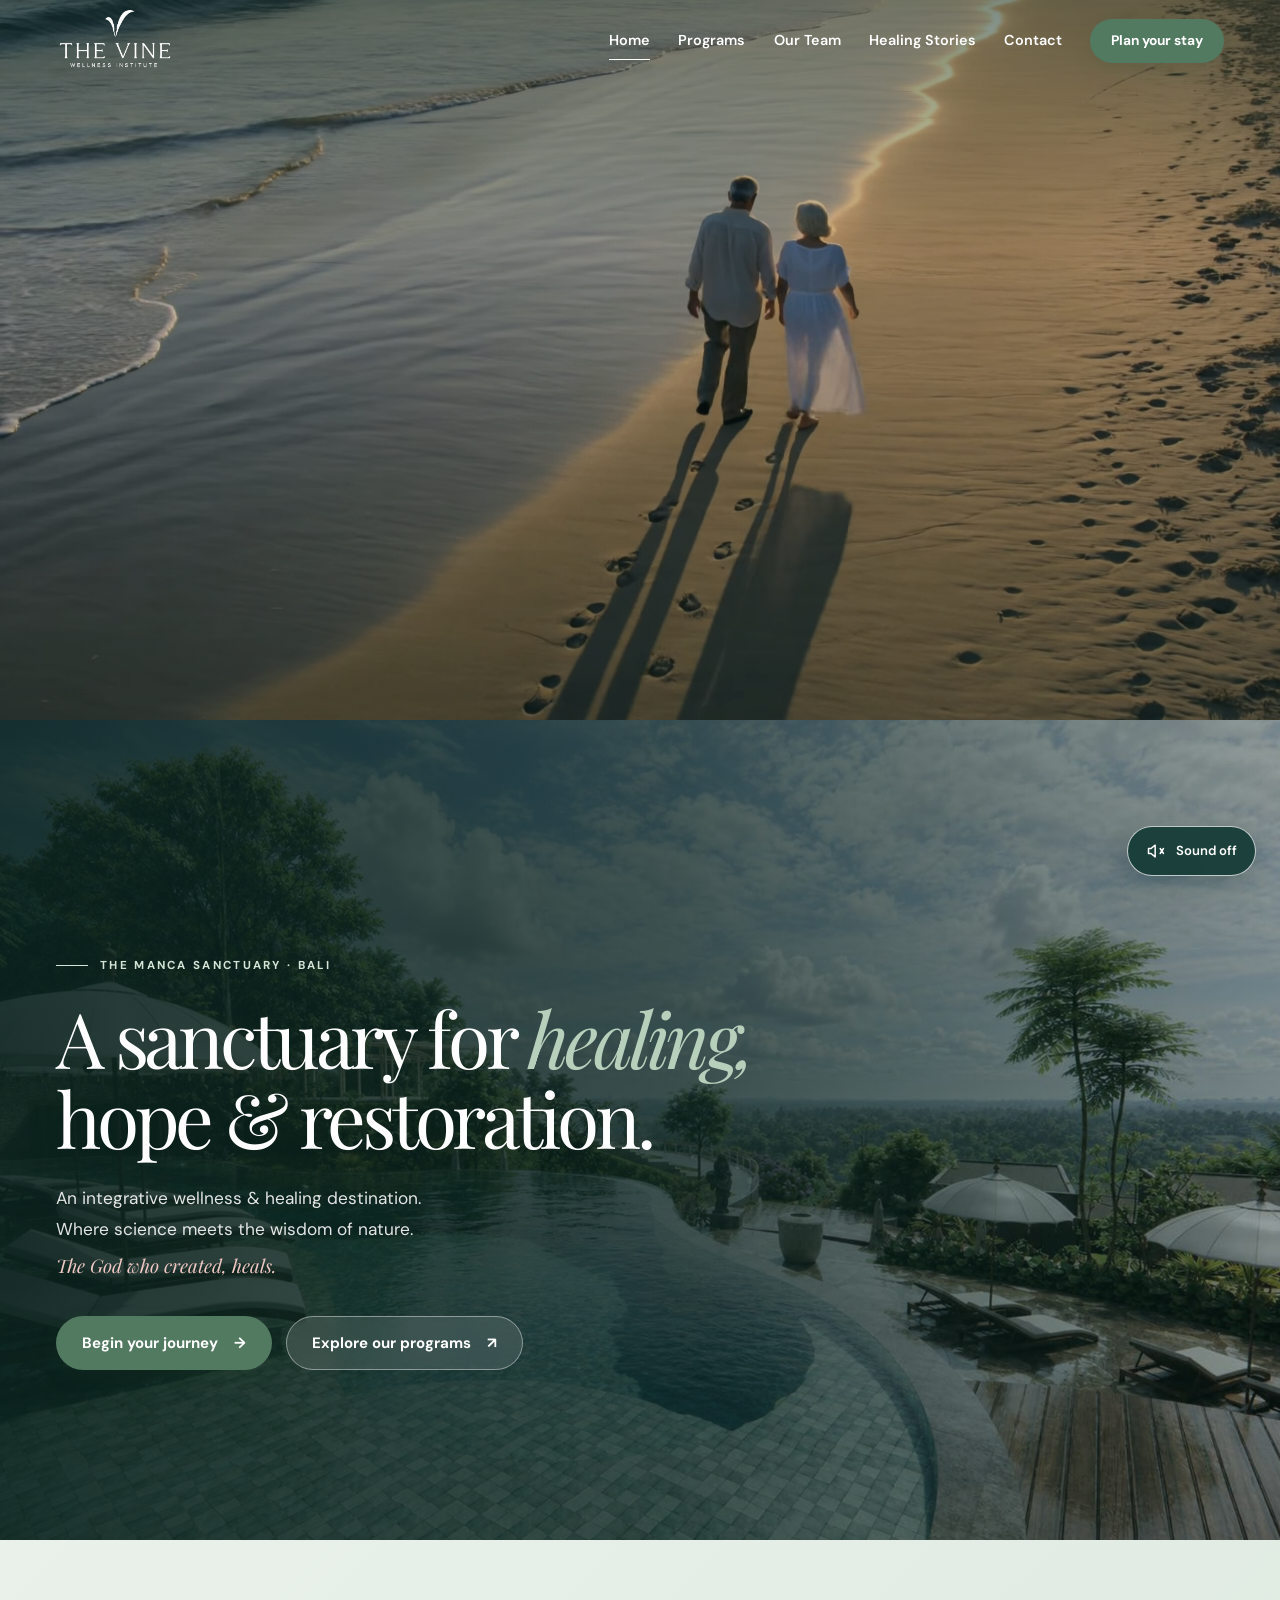
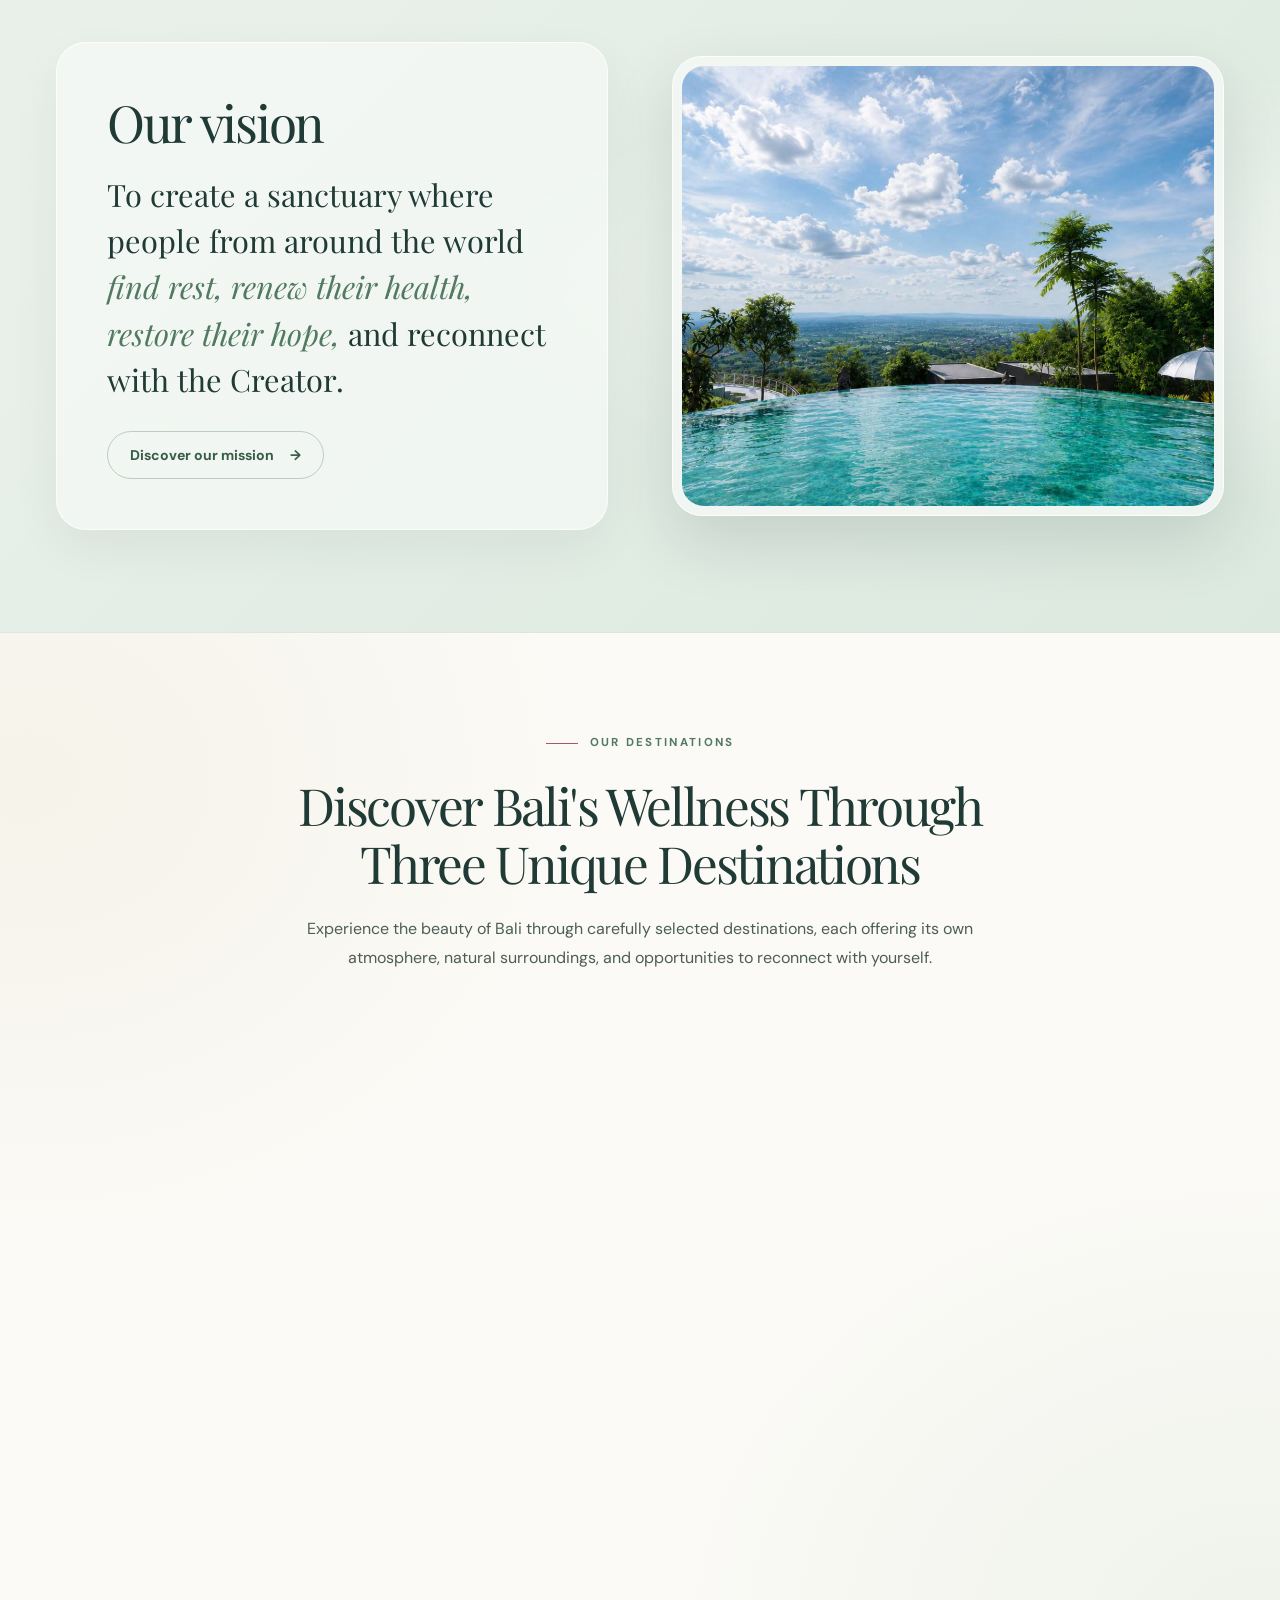
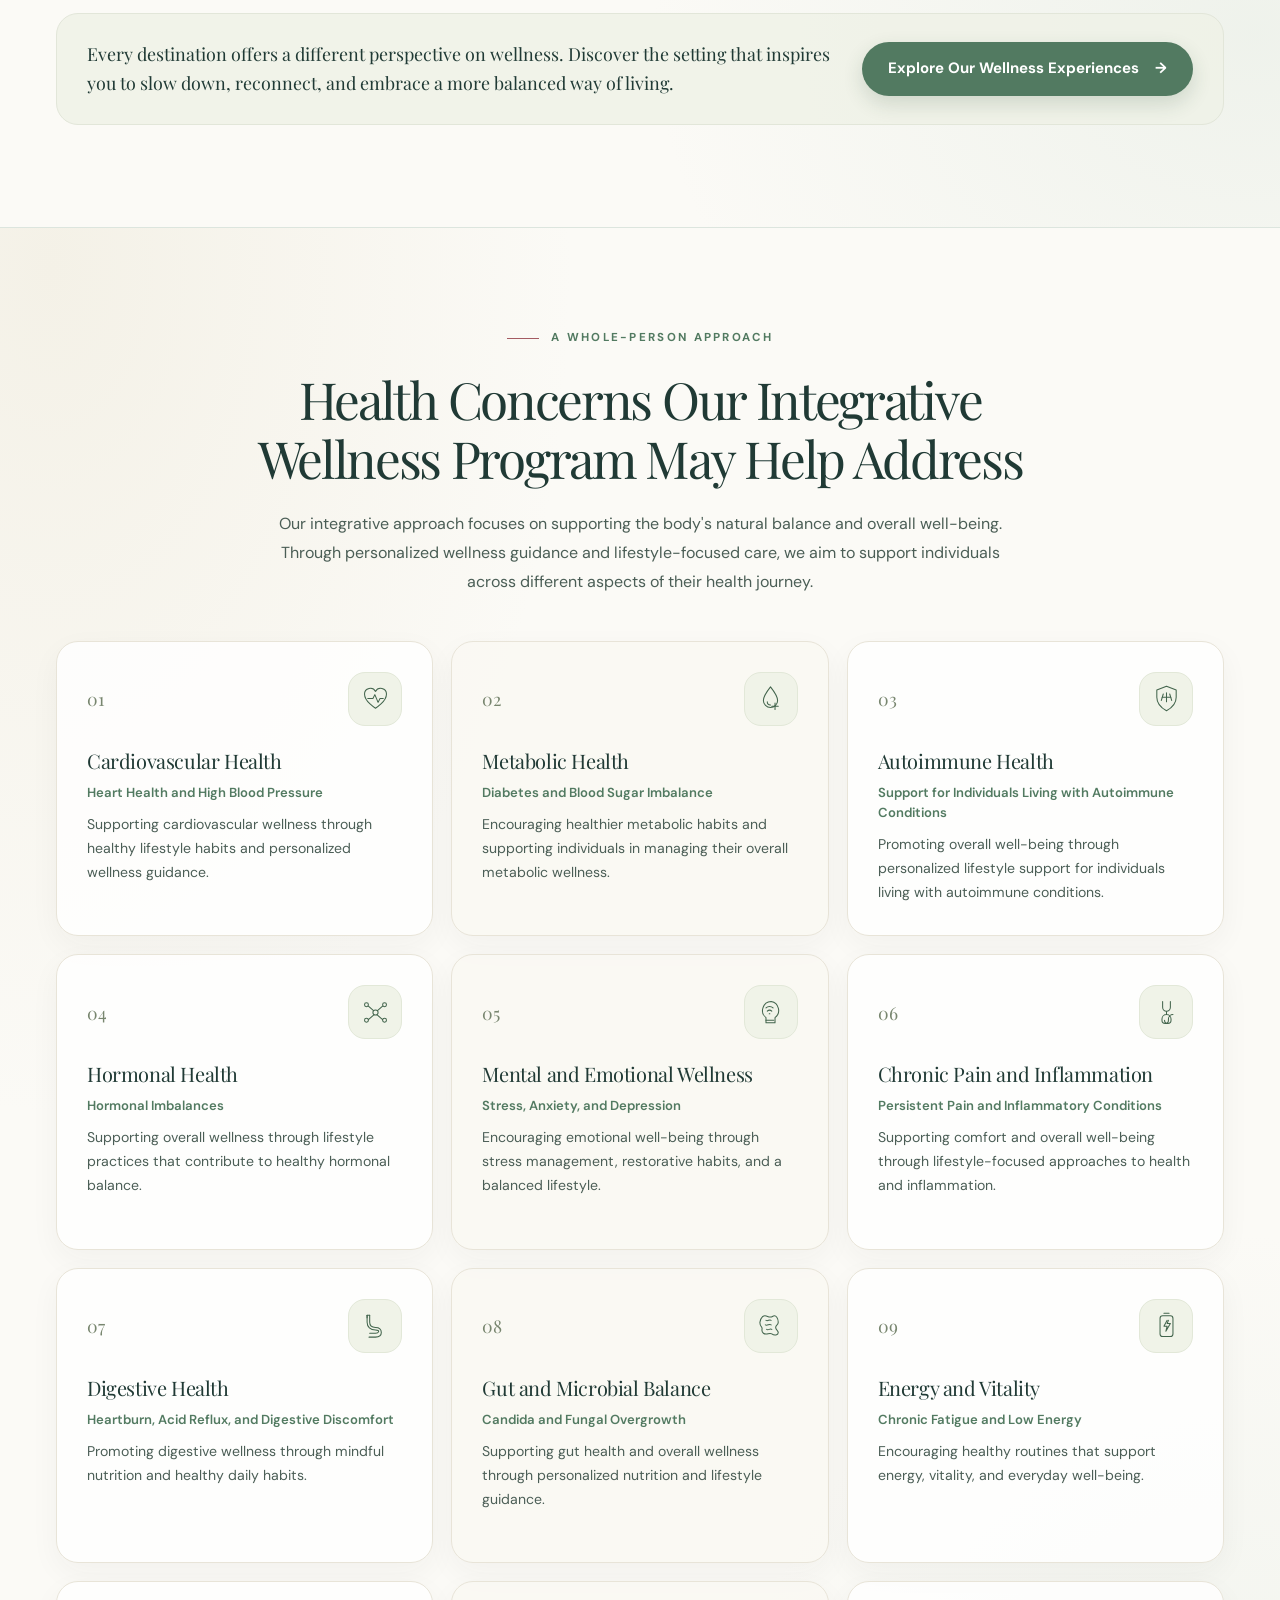
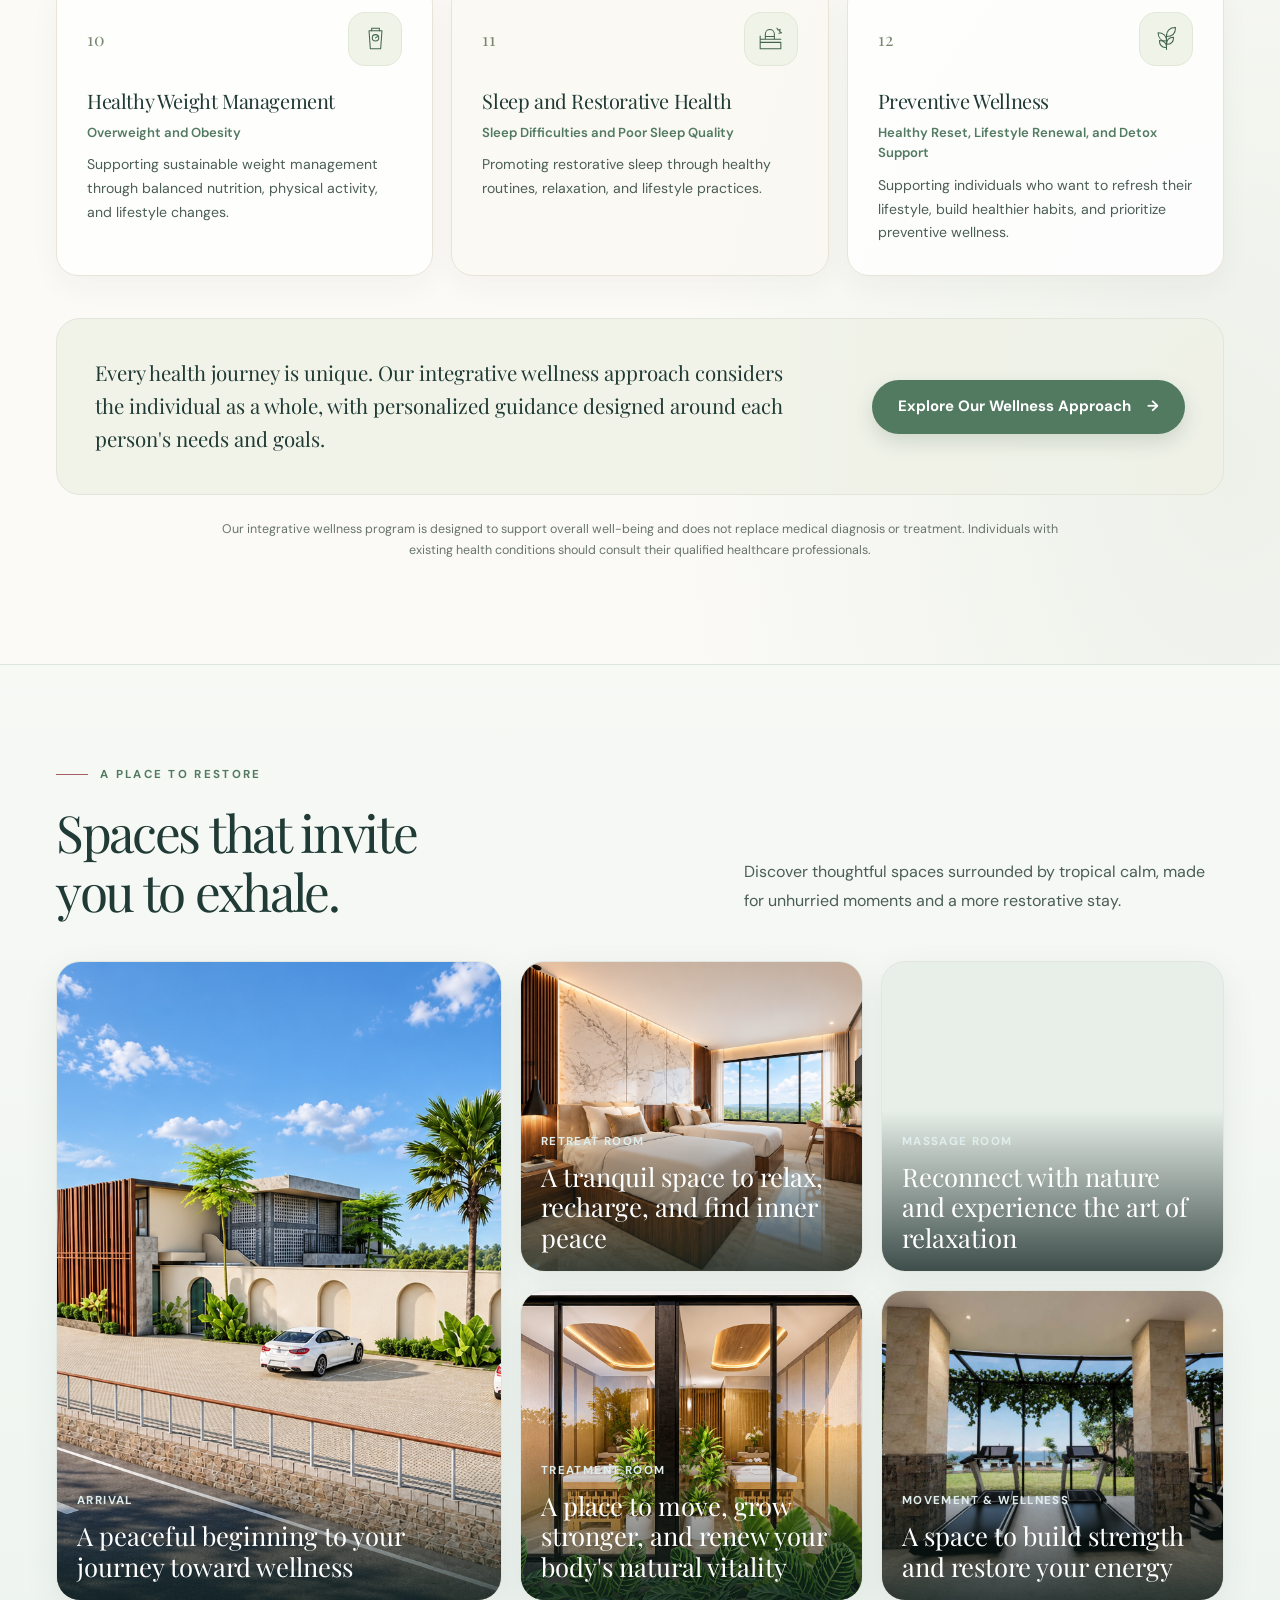
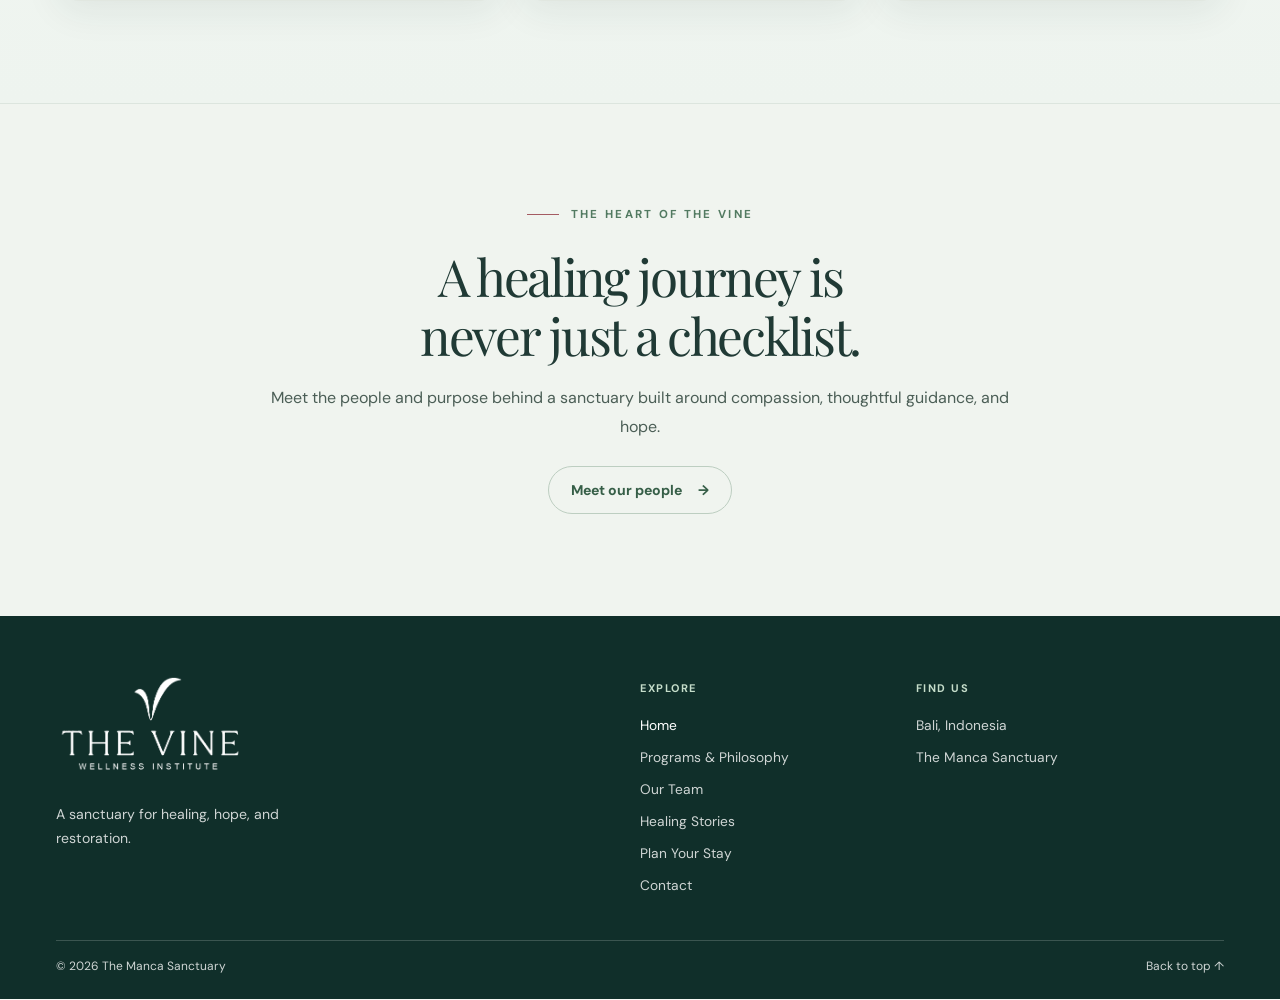
<file: index.html>
<!DOCTYPE html>
<html lang="en">
<head>
  <meta charset="UTF-8" />
  <meta name="viewport" content="width=device-width, initial-scale=1.0" />
  <meta name="description" content="Discover The Manca Sanctuary in Bali: integrative wellness, restorative retreats, and space to renew body, mind, and spirit." />
  <meta name="theme-color" content="#173d38" />
  <meta property="og:type" content="website" />
  <meta property="og:site_name" content="The Manca Sanctuary" />
  <meta property="og:title" content="The Manca Sanctuary | Bali" />
  <meta property="og:description" content="A sanctuary for healing, hope, and restoration. Discover integrative wellness and restorative retreats in Bali." />
  <meta property="og:image" content="images/the-vine-resort.png" />
  <meta property="og:image:alt" content="The Manca Sanctuary in Bali" />
  <title>The Manca Sanctuary | Bali</title>
  <link rel="icon" href="images/the_vine_wellness_no_words.png">
  <link rel="preload" as="image" href="images/optimized/the-vine-branding-poster.jpg" fetchpriority="high">
  <link rel="preconnect" href="https://fonts.googleapis.com">
  <link rel="preconnect" href="https://fonts.gstatic.com" crossorigin>
  <link href="https://fonts.googleapis.com/css2?family=DM+Sans:wght@400;500;600;700&family=Playfair+Display:ital,wght@0,400;1,400&display=swap" rel="stylesheet">
  <link rel="stylesheet" href="style.css" />
</head>
<body>
  <a class="skip-link" href="#main-content">Skip to main content</a>
  <header class="site-header" id="site-header">
    <div class="container header-inner">
      <a class="brand" href="index.html" aria-label="The Manca Sanctuary home">
        <img src="images/the-vine-resort-light.png" alt="The Manca Sanctuary" class="navbar-logo" width="415" height="224">
      </a>

      <nav class="desktop-nav" id="main-nav" aria-label="Primary navigation">
        <a href="index.html" aria-current="page">Home</a>
        <a href="treatments.html">Programs</a>
        <a href="team.html">Our Team</a>
        <a href="healing-stories.html">Healing Stories</a>
        <a href="contact.html">Contact</a>
        <a class="button button--primary button--small" href="booking.html">
          Plan your stay
        </a>
      </nav>

      <button class="menu-toggle" id="menu-toggle" type="button" aria-label="Open navigation" aria-controls="main-nav" aria-expanded="false">
        <span aria-hidden="true"></span><span aria-hidden="true"></span><span aria-hidden="true"></span>
      </button>
    </div>
  </header>

  <main id="main-content" tabindex="-1">
  <section class="hero hero--video" aria-label="The Manca Sanctuary video">
    <video
      class="hero__media"
      aria-hidden="true"
      autoplay
      muted
      loop
      playsinline
      preload="none"
      poster="images/optimized/the-vine-branding-poster.jpg"
    >
      <source src="video/Revised Building - The Vine Branding video for website 3.webm" type="video/mp4" />
    </video>
  </section>

  <section class="hero hero--image" aria-labelledby="home-title">
    <div class="hero__background" aria-hidden="true"></div>
    <div class="hero__overlay" aria-hidden="true"></div>
    <div class="hero__content container" id="home">
      <p class="eyebrow"><span aria-hidden="true"></span> The Manca Sanctuary · BALI</p>

      <h1 id="home-title">
        A sanctuary for <em>healing,</em><br />
        hope &amp; restoration.
      </h1>

      <p class="hero__description">
        An integrative wellness &amp; healing destination.<br>
        Where science meets the wisdom of nature.<br>
        <span class="hero__faith">The God who created, heals.</span>
      </p>

      <div class="hero__actions">
        <a class="button button--primary" href="booking.html">
          Begin your journey <span aria-hidden="true">→</span>
        </a>
        <a class="button button--glass" href="treatments.html">
          Explore our programs <span aria-hidden="true">↗</span>
        </a>
      </div>
    </div>
  </section>

    <section class="philosophy" id="treatments">
      <div class="container philosophy-grid">
        <div class="philosophy-copy">
          <h2>Our vision</h2>
          <p class="philosophy-mission">To create a sanctuary where people from around the world <span>find rest, renew their health, restore their hope,</span> and reconnect with the Creator.</p>
          <a class="button button--outline" href="treatments.html">Discover our mission <span aria-hidden="true">→</span></a>
        </div>
        <div class="philosophy-image-wrap">
          <img src="images/Wellness_Manca_Resort_2.jpg" alt="A peaceful resort pool surrounded by tropical greenery in Bali" class="philosophy-image" width="1920" height="1080" loading="lazy" decoding="async">
        </div>
      </div>
    </section>

    <section class="simple-section destinations-section" aria-labelledby="destinations-title">
      <div class="container">
        <div class="destinations-heading">
          <p class="eyebrow eyebrow-dark"><span aria-hidden="true"></span> OUR DESTINATIONS</p>
          <h2 id="destinations-title">Discover Bali's Wellness Through Three Unique Destinations</h2>
          <p>Experience the beauty of Bali through carefully selected destinations, each offering its own atmosphere, natural surroundings, and opportunities to reconnect with yourself.</p>
        </div>

        <div class="destinations-grid">
          <article class="destination-card">
            <div class="destination-card__image">
              <img src="images/destination1.webp" alt="Alila Villa with a reflecting pool, tropical planting, and ocean views" width="960" height="664" loading="lazy" decoding="async">
              <span class="destination-card__number">ULUWATU</span>
            </div>
            <div class="destination-card__copy">
              <h3>Alila Villas</h3>
              <p>Discover Alila Villas Uluwatu through its distinctive architecture, peaceful surroundings, and cliff views.</p>
            </div>
          </article>

          <article class="destination-card">
            <div class="destination-card__image">
              <img src="images/optimized/Wellness_Manca_Resort_1.jpg" alt="Sunset over Tabanan's green countryside and rice terraces" width="1440" height="1800" loading="lazy" decoding="async">
              <span class="destination-card__number">TABANAN</span>
            </div>
            <div class="destination-card__copy">
              <h3>The Manca Sanctuary</h3>
              <p>Explore Tabanan through Bali’s rural scenery, green rice terraces, and open countryside.</p>
            </div>
          </article>

          <article class="destination-card">
            <div class="destination-card__image">
              <img src="images/optimized/destination3.jpg" alt="Misty mountain landscape above a green valley in Munduk, Bali" width="768" height="1152" loading="lazy" decoding="async">
              <span class="destination-card__number">MUNDUK</span>
            </div>
            <div class="destination-card__copy">
              <h3>The Vine Wellness Institute</h3>
              <p>Discover Munduk through its mountain, lakes, waterfalls and cool natural surroundings.</p>
            </div>
          </article>
        </div>

        <div class="destinations-cta">
          <p>Every destination offers a different perspective on wellness. Discover the setting that inspires you to slow down, reconnect, and embrace a more balanced way of living.</p>
          <a class="button button--primary" href="treatments.html">Explore Our Wellness Experiences <span aria-hidden="true">→</span></a>
        </div>
      </div>
    </section>

    <!-- <section class="simple-section visit-values-section" aria-labelledby="visit-values-title">
      <div class="container">
        <div class="section-heading">
          <div>
            <p class="eyebrow eyebrow-dark"><span aria-hidden="true"></span> THE 3 R'S OF WELLNESS</p>
            <h2 id="visit-values-title">Your Journey to Better Health Begins in 3 R's</h2>
          </div>
          <p class="section-intro">Our Integrative Detox &amp; Lifestyle Wellness Program is designed to support your body's natural healing processes, promote healthy habits, and enhance overall well-being.</p>
        </div>
        <div class="story-grid">
          <article class="story-card">
            <span class="team-index">01 / RESTORE</span>
            <h3>Restore Your Balance</h3>
          </article>
          <article class="story-card">
            <span class="team-index">02 / RENEW</span>
            <h3>Renew Your Energy</h3>
          </article>
          <article class="story-card">
            <span class="team-index">03 / RECLAIM</span>
            <h3>Reclaim Your Well Being</h3>
          </article>
        </div>
      </div>
    </section> -->

    <section class="simple-section health-concerns-section" id="health-concerns" aria-labelledby="health-concerns-title">
      <div class="container">
        <div class="health-concerns-heading">
          <p class="eyebrow eyebrow-dark"><span aria-hidden="true"></span> A WHOLE-PERSON APPROACH</p>
          <h2 id="health-concerns-title">Health Concerns Our Integrative Wellness Program May Help Address</h2>
          <p class="health-concerns-intro">Our integrative approach focuses on supporting the body's natural balance and overall well-being. Through personalized wellness guidance and lifestyle-focused care, we aim to support individuals across different aspects of their health journey.</p>
        </div>

        <div class="health-concerns-grid">
          <article class="health-concern-card">
            <div class="health-concern-card__top">
              <span class="health-concern-card__number">01</span>
              <span class="health-concern-card__icon">
                <svg viewBox="0 0 48 48" aria-hidden="true"><path d="M24 39S7 29 7 17a9 9 0 0 1 17-4 9 9 0 0 1 17 4c0 12-17 22-17 22Z"></path><path d="M12 24h8l3-6 5 12 3-6h5"></path></svg>
              </span>
            </div>
            <h3>Cardiovascular Health</h3>
            <p class="health-concern-card__focus">Heart Health and High Blood Pressure</p>
            <p class="health-concern-card__description">Supporting cardiovascular wellness through healthy lifestyle habits and personalized wellness guidance.</p>
          </article>

          <article class="health-concern-card">
            <div class="health-concern-card__top">
              <span class="health-concern-card__number">02</span>
              <span class="health-concern-card__icon">
                <svg viewBox="0 0 48 48" aria-hidden="true"><path d="M24 6S13 20 13 27a11 11 0 0 0 22 0C35 20 24 6 24 6Z"></path><path d="M19 29a5 5 0 0 0 5 5"></path><path d="M31 31v10m-5-5h10"></path></svg>
              </span>
            </div>
            <h3>Metabolic Health</h3>
            <p class="health-concern-card__focus">Diabetes and Blood Sugar Imbalance</p>
            <p class="health-concern-card__description">Encouraging healthier metabolic habits and supporting individuals in managing their overall metabolic wellness.</p>
          </article>

          <article class="health-concern-card">
            <div class="health-concern-card__top">
              <span class="health-concern-card__number">03</span>
              <span class="health-concern-card__icon">
                <svg viewBox="0 0 48 48" aria-hidden="true"><path d="M24 5 39 11v11c0 10-6 16-15 21C15 38 9 32 9 22V11l15-6Z"></path><path d="M24 15v14m-7-7h14m-12-5-3 10m13-10 3 10"></path></svg>
              </span>
            </div>
            <h3>Autoimmune Health</h3>
            <p class="health-concern-card__focus">Support for Individuals Living with Autoimmune Conditions</p>
            <p class="health-concern-card__description">Promoting overall well-being through personalized lifestyle support for individuals living with autoimmune conditions.</p>
          </article>

          <article class="health-concern-card">
            <div class="health-concern-card__top">
              <span class="health-concern-card__number">04</span>
              <span class="health-concern-card__icon">
                <svg viewBox="0 0 48 48" aria-hidden="true"><circle cx="24" cy="24" r="4"></circle><circle cx="10" cy="12" r="3"></circle><circle cx="38" cy="12" r="3"></circle><circle cx="10" cy="36" r="3"></circle><circle cx="38" cy="36" r="3"></circle><path d="m13 14 8 7m14-7-8 7m-14 14 8-7m14 7-8-7"></path></svg>
              </span>
            </div>
            <h3>Hormonal Health</h3>
            <p class="health-concern-card__focus">Hormonal Imbalances</p>
            <p class="health-concern-card__description">Supporting overall wellness through lifestyle practices that contribute to healthy hormonal balance.</p>
          </article>

          <article class="health-concern-card">
            <div class="health-concern-card__top">
              <span class="health-concern-card__number">05</span>
              <span class="health-concern-card__icon">
                <svg viewBox="0 0 48 48" aria-hidden="true"><path d="M25 7a14 14 0 0 0-8 25v8h14v-8a14 14 0 0 0-6-25Z"></path><path d="M17 17c3-3 8-3 11 0m-9 5c2-2 5-2 7 0m-4 4h1"></path><path d="M17 36h12"></path></svg>
              </span>
            </div>
            <h3>Mental and Emotional Wellness</h3>
            <p class="health-concern-card__focus">Stress, Anxiety, and Depression</p>
            <p class="health-concern-card__description">Encouraging emotional well-being through stress management, restorative habits, and a balanced lifestyle.</p>
          </article>

          <article class="health-concern-card">
            <div class="health-concern-card__top">
              <span class="health-concern-card__number">06</span>
              <span class="health-concern-card__icon">
                <svg viewBox="0 0 48 48" aria-hidden="true"><path d="M18 7v9a6 6 0 0 0 12 0V7m-6 15v5m0 0a7 7 0 0 0-7 7v2a5 5 0 0 0 10 0v-2a7 7 0 0 1 7-7m-10 0a7 7 0 0 1 7 7v2a5 5 0 0 1-10 0"></path></svg>
              </span>
            </div>
            <h3>Chronic Pain and Inflammation</h3>
            <p class="health-concern-card__focus">Persistent Pain and Inflammatory Conditions</p>
            <p class="health-concern-card__description">Supporting comfort and overall well-being through lifestyle-focused approaches to health and inflammation.</p>
          </article>

          <article class="health-concern-card">
            <div class="health-concern-card__top">
              <span class="health-concern-card__number">07</span>
              <span class="health-concern-card__icon">
                <svg viewBox="0 0 48 48" aria-hidden="true"><path d="M15 8v11c0 5 3 8 9 8s9 3 9 8-4 7-9 7H14"></path><path d="M15 8h-4v11c0 7 5 12 13 12s5 5 0 5h-9"></path><path d="M11 8v4"></path></svg>
              </span>
            </div>
            <h3>Digestive Health</h3>
            <p class="health-concern-card__focus">Heartburn, Acid Reflux, and Digestive Discomfort</p>
            <p class="health-concern-card__description">Promoting digestive wellness through mindful nutrition and healthy daily habits.</p>
          </article>

          <article class="health-concern-card">
            <div class="health-concern-card__top">
              <span class="health-concern-card__number">08</span>
              <span class="health-concern-card__icon">
                <svg viewBox="0 0 48 48" aria-hidden="true"><path d="M12 10c6-4 9 4 15 0s9 4 9 9-4 4-4 8 4 4 4 8-6 5-10 2-8 3-13-1 0-7-3-10-4-10 2-16Z"></path><path d="M17 16c3 2 5-2 8 0m-9 7c3 2 6-2 9 0m-7 7c3 2 5-2 8 0"></path></svg>
              </span>
            </div>
            <h3>Gut and Microbial Balance</h3>
            <p class="health-concern-card__focus">Candida and Fungal Overgrowth</p>
            <p class="health-concern-card__description">Supporting gut health and overall wellness through personalized nutrition and lifestyle guidance.</p>
          </article>

          <article class="health-concern-card">
            <div class="health-concern-card__top">
              <span class="health-concern-card__number">09</span>
              <span class="health-concern-card__icon">
                <svg viewBox="0 0 48 48" aria-hidden="true"><rect x="14" y="9" width="20" height="32" rx="4"></rect><path d="M20 5h8m-3 11-5 9h5l-2 8 7-12h-5l2-5"></path></svg>
              </span>
            </div>
            <h3>Energy and Vitality</h3>
            <p class="health-concern-card__focus">Chronic Fatigue and Low Energy</p>
            <p class="health-concern-card__description">Encouraging healthy routines that support energy, vitality, and everyday well-being.</p>
          </article>

          <article class="health-concern-card">
            <div class="health-concern-card__top">
              <span class="health-concern-card__number">10</span>
              <span class="health-concern-card__icon">
                <svg viewBox="0 0 48 48" aria-hidden="true"><path d="M14 12h20l-2 28H16l-2-28Z"></path><path d="M18 12V8h12v4"></path><circle cx="24" cy="23" r="5"></circle><path d="M24 23l3-2"></path></svg>
              </span>
            </div>
            <h3>Healthy Weight Management</h3>
            <p class="health-concern-card__focus">Overweight and Obesity</p>
            <p class="health-concern-card__description">Supporting sustainable weight management through balanced nutrition, physical activity, and lifestyle changes.</p>
          </article>

          <article class="health-concern-card">
            <div class="health-concern-card__top">
              <span class="health-concern-card__number">11</span>
              <span class="health-concern-card__icon">
                <svg viewBox="0 0 48 48" aria-hidden="true"><path d="M8 35V20m0 10h32v10H8zm8-5v-8a7 7 0 0 1 14 0v8m-14-4h14m-22 4h32"></path><path d="m34 8 2 3 3-1-1 3 3 2-4 1"></path></svg>
              </span>
            </div>
            <h3>Sleep and Restorative Health</h3>
            <p class="health-concern-card__focus">Sleep Difficulties and Poor Sleep Quality</p>
            <p class="health-concern-card__description">Promoting restorative sleep through healthy routines, relaxation, and lifestyle practices.</p>
          </article>

          <article class="health-concern-card">
            <div class="health-concern-card__top">
              <span class="health-concern-card__number">12</span>
              <span class="health-concern-card__icon">
                <svg viewBox="0 0 48 48" aria-hidden="true"><path d="M24 41V17m0 11c-8 0-13-5-13-13 8 0 13 5 13 13Zm0-7c0-9 5-14 14-14 0 9-5 14-14 14Zm0 17c-7 0-11-4-11-11 7 0 11 4 11 11Zm0-5c0-7 4-11 11-11 0 7-4 11-11 11Z"></path></svg>
              </span>
            </div>
            <h3>Preventive Wellness</h3>
            <p class="health-concern-card__focus">Healthy Reset, Lifestyle Renewal, and Detox Support</p>
            <p class="health-concern-card__description">Supporting individuals who want to refresh their lifestyle, build healthier habits, and prioritize preventive wellness.</p>
          </article>
        </div>

        <div class="health-concerns-cta">
          <p>Every health journey is unique. Our integrative wellness approach considers the individual as a whole, with personalized guidance designed around each person's needs and goals.</p>
          <a class="button button--primary" href="treatments.html">Explore Our Wellness Approach <span aria-hidden="true">→</span></a>
        </div>
        <p class="health-concerns-disclaimer">Our integrative wellness program is designed to support overall well-being and does not replace medical diagnosis or treatment. Individuals with existing health conditions should consult their qualified healthcare professionals.</p>
      </div>
    </section>

    <!-- <section class="setting-section" aria-labelledby="setting-title">
      <div class="setting-image" role="img" aria-label="A quiet Bali resort pool surrounded by tropical greenery"></div>
      <div class="setting-copy">
        <p class="eyebrow"><span aria-hidden="true"></span> A SANCTUARY IN BALI</p>
        <h2 id="setting-title">Step away from the noise. Come back to what matters.</h2>
        <p>Let Bali’s natural beauty invite you to slow down. Find room to breathe, reflect, and explore restorative practices for body, mind, and spirit.</p>
        <a class="button button--glass" href="contact.html">Enquire about your stay <span aria-hidden="true">→</span></a>
      </div>
    </section> -->

    <section class="simple-section gallery-section" aria-labelledby="gallery-title">
      <div class="container">
        <div class="section-heading">
          <div>
            <p class="eyebrow eyebrow-dark"><span aria-hidden="true"></span> A PLACE TO RESTORE</p>
            <h2 id="gallery-title">Spaces that invite you to exhale.</h2>
          </div>
          <p class="section-intro">Discover thoughtful spaces surrounded by tropical calm, made for unhurried moments and a more restorative stay.</p>
        </div>

        <div class="image-gallery" aria-label="The Vine wellness spaces and ambience">
          <article class="gallery-card gallery-card--feature">
            <img src="images/Modern Luxury Building and Palm-Lined Plaza.png" alt="Modern sanctuary building with a palm-lined plaza in Bali" loading="lazy" decoding="async" width="1200" height="900">
            <div class="gallery-card__content">
              <span class="team-index">ARRIVAL</span>
              <h3>A peaceful beginning to your journey toward wellness</h3>
            </div>
          </article>
          <article class="gallery-card">
            <img src="images/Modern Luxury Twin-Bedroom Retreat.png" alt="Modern luxury twin-bedroom retreat with warm wood finishes and panoramic windows" loading="lazy" decoding="async" width="900" height="900">
            <div class="gallery-card__content">
              <span class="team-index">RETREAT ROOM</span>
              <h3>A tranquil space to relax, recharge, and find inner peace</h3>
            </div>
          </article>
          <article class="gallery-card">
            <img src="images/Serene Luxury Spa Garden Retreat.png" alt="Serene luxury spa garden retreat with open glass wall and tropical landscaping" loading="lazy" decoding="async" width="900" height="900">
            <div class="gallery-card__content">
              <span class="team-index">MASSAGE ROOM</span>
              <h3>Reconnect with nature and experience the art of relaxation</h3>
            </div>
          </article>
          <article class="gallery-card">
            <img src="images/Tropical Spa Through Glass Facade.png" alt="Tropical spa interior seen through glass facade with lush greenery" loading="lazy" decoding="async" width="1200" height="900">
            <div class="gallery-card__content">
              <span class="team-index">TREATMENT ROOM</span>
              <h3> A place to move, grow stronger, and renew your body's natural vitality</h3>
            </div>
          </article>
          <article class="gallery-card">
            <img src="images/gym_picture.jpg" alt="Fitness gym with treadmills and exercise bikes overlooking tropical greenery" loading="lazy" decoding="async" width="3000" height="1688">
            <div class="gallery-card__content">
              <span class="team-index">MOVEMENT &amp; WELLNESS</span>
              <h3>A space to build strength and restore your energy</h3>
            </div>
          </article>
        </div>
      </div>
    </section>

    <section class="simple-section team-section" id="team" aria-labelledby="team-home-title">
      <div class="container team-home">
        <p class="eyebrow eyebrow-dark"><span aria-hidden="true"></span> THE HEART OF THE VINE</p>
        <h2 id="team-home-title">A healing journey is never just a checklist.</h2>
        <p class="section-intro">Meet the people and purpose behind a sanctuary built around compassion, thoughtful guidance, and hope.</p>
        <a class="button button--outline" href="team.html">Meet our people <span aria-hidden="true">→</span></a>
      </div>
    </section>

    <!-- <section class="simple-section contact-section" id="contact">
      <div class="container contact-layout">
        <div>
          <p class="eyebrow eyebrow-dark"><span aria-hidden="true"></span> YOUR JOURNEY STARTS HERE</p>
          <h2>There is room for you at The Vine.</h2>
          <p class="section-intro">Ask about programs, retreat experiences, or practical details. We would be glad to help you explore what a stay could look like.</p>
          <a class="button button--outline" href="contact.html">Begin an enquiry <span aria-hidden="true">→</span></a>
        </div>
        <div class="contact-location">
          <span class="team-index">FIND THE SANCTUARY</span>
          <h3>Bali, Indonesia</h3>
          <p>The Manca Sanctuary · Bali, Indonesia</p>
          <p>Contact us before travelling for confirmed location and arrival details.</p>
        </div>
      </div>
    </section> -->

    <!-- <section class="simple-section booking-section" id="booking">
      <div class="container">
        <div class="booking-layout">
          <div class="booking-intro">
            <p class="eyebrow eyebrow-dark"><span aria-hidden="true"></span> PLAN YOUR RETREAT</p>
            <h2>Make space for a more restorative way of living.</h2>
            <p class="section-intro">Tell us what you hope to find in a stay. We can help you explore program lengths, retreat experiences, and practical details before you decide.</p>
          </div>
          <div class="booking-content">
            <div class="booking-steps">
              <article class="booking-step">
                <span class="team-index">01</span>
                <div>
                  <h3>Share what brings you here</h3>
                  <p>Tell us what you are hoping for, whether rest, renewed habits, or simply space to explore.</p>
                </div>
              </article>
              <article class="booking-step">
                <span class="team-index">02</span>
                <div>
                  <h3>Explore the possibilities</h3>
                  <p>Ask about the programs and experiences currently available at the sanctuary.</p>
                </div>
              </article>
              <article class="booking-step">
                <span class="team-index">03</span>
                <div>
                  <h3>Choose what feels right</h3>
                  <p>Take the time you need. Your journey begins with an informed, unhurried choice.</p>
                </div>
              </article>
            </div>
            <a class="button button--outline" href="contact.html">Start your enquiry <span aria-hidden="true">→</span></a>
          </div>
        </div>
      </div>
    </section> -->

  </main>

  <footer class="site-footer">
    <div class="container">
      <div class="footer-main">
        <div class="footer-brand-block">
          <a class="footer-brand" href="index.html"><img src="images/the-vine-resort-light.png" alt="The Vine Wellness Institute" class="footer-logo" width="415" height="224"></a>
          <p>A sanctuary for healing, hope, and restoration.</p>
        </div>
        <nav class="footer-nav" aria-label="Footer navigation">
          <h2>Explore</h2>
          <a href="index.html" aria-current="page">Home</a>
          <a href="treatments.html">Programs &amp; Philosophy</a>
          <a href="team.html">Our Team</a>
          <a href="healing-stories.html">Healing Stories</a>
          <a href="booking.html">Plan Your Stay</a>
          <a href="contact.html">Contact</a>
        </nav>
        <div class="footer-location">
          <h2>Find us</h2>
          <p>Bali, Indonesia</p>
          <p>The Manca Sanctuary</p>
        </div>
      </div>
      <div class="footer-bottom">
        <span>© 2026 The Manca Sanctuary</span>
        <a href="#main-content">Back to top <span aria-hidden="true">↑</span></a>
      </div>
    </div>
  </footer>

  <audio id="background-audio" loop preload="none">
    <source src="images/audio/Audio - REVISED The Vine Branding video for website 3.mp3" type="audio/mpeg">
  </audio>
  <button
    class="sound-toggle"
    id="sound-toggle"
    type="button"
    aria-label="Turn background sound on"
    aria-pressed="false"
    aria-describedby="sound-status"
  >
    <svg class="sound-toggle__icon sound-toggle__icon--off" viewBox="0 0 24 24" aria-hidden="true">
      <path d="M11 5 6 9H3v6h3l5 4V5Z"></path>
      <path d="m17 9 4 6m0-6-4 6"></path>
    </svg>
    <svg class="sound-toggle__icon sound-toggle__icon--on" viewBox="0 0 24 24" aria-hidden="true">
      <path d="M11 5 6 9H3v6h3l5 4V5Z"></path>
      <path d="M15.5 8.5a5 5 0 0 1 0 7m3-10a9 9 0 0 1 0 13"></path>
    </svg>
    <span class="sound-toggle__label">Sound off</span>
  </button>
  <span class="visually-hidden" id="sound-status" role="status" aria-live="polite"></span>

  <script src="site.js"></script>
</body>
</html>
</file>
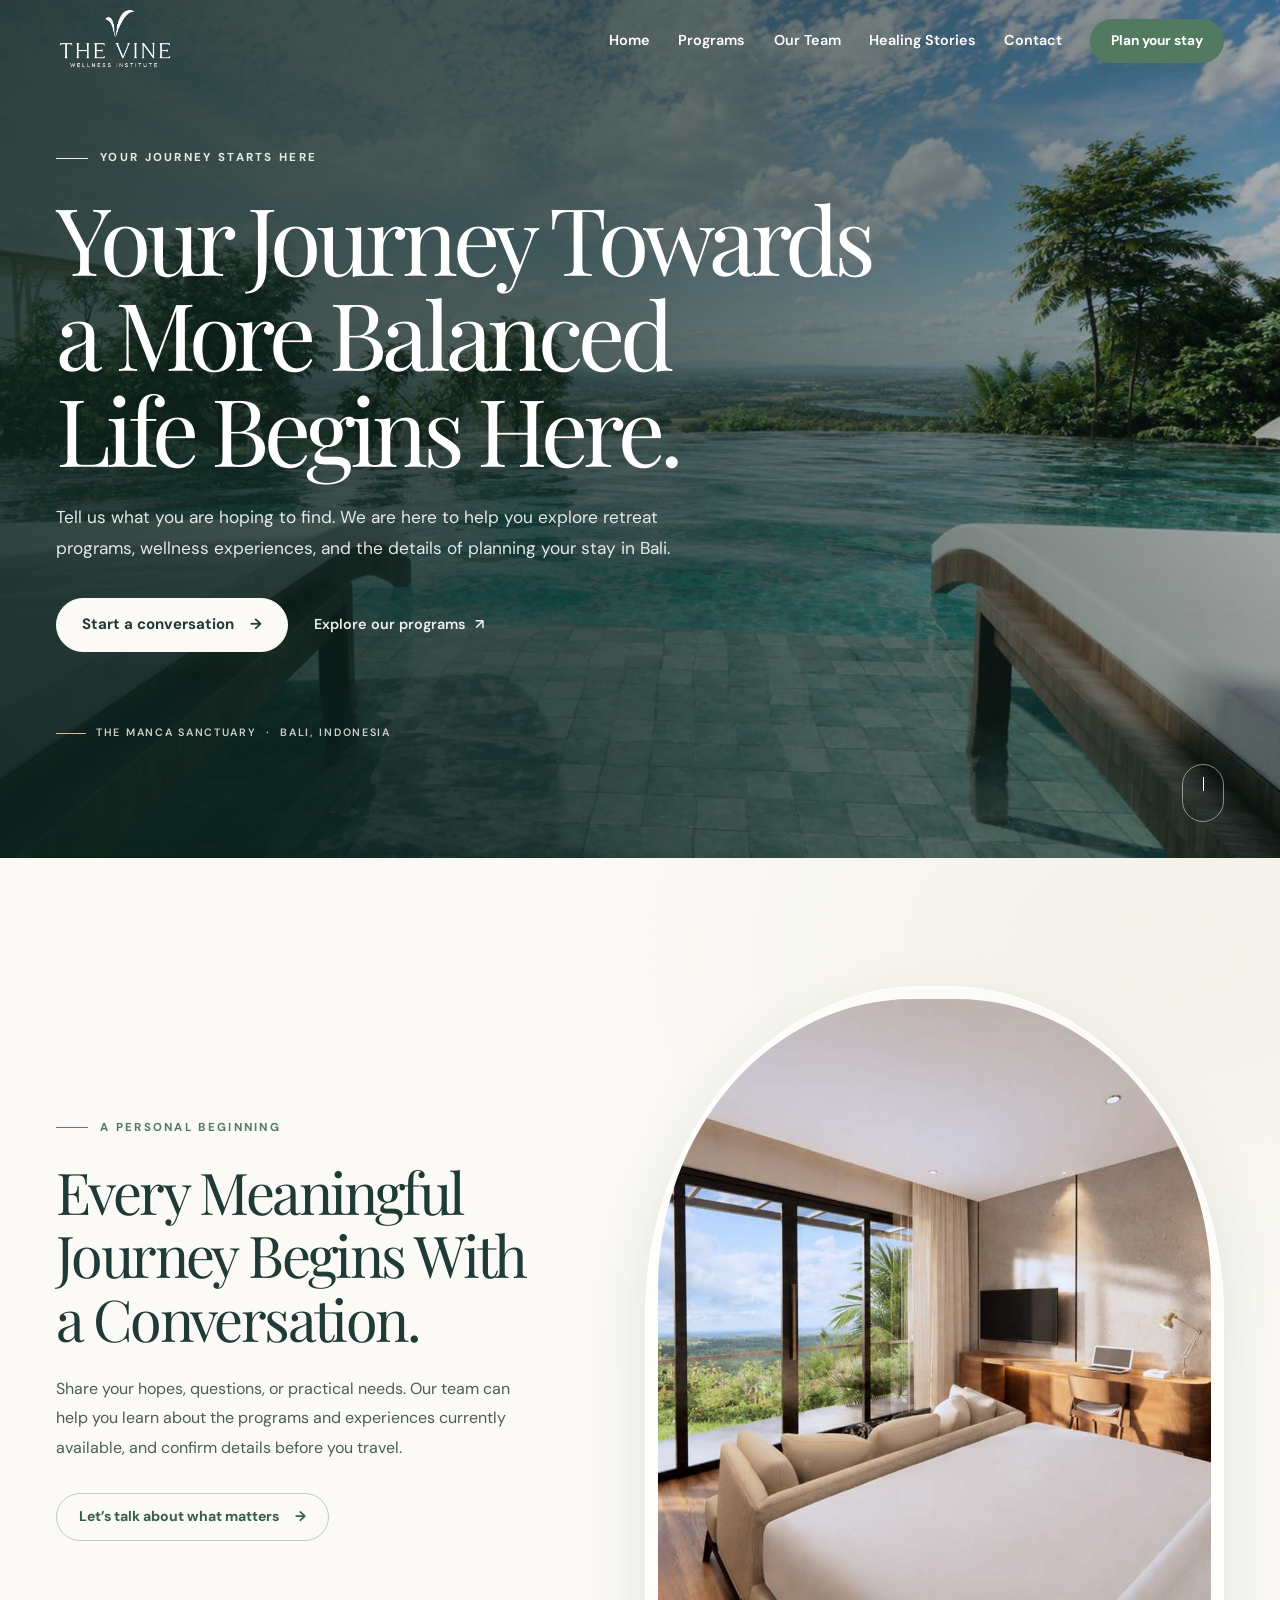
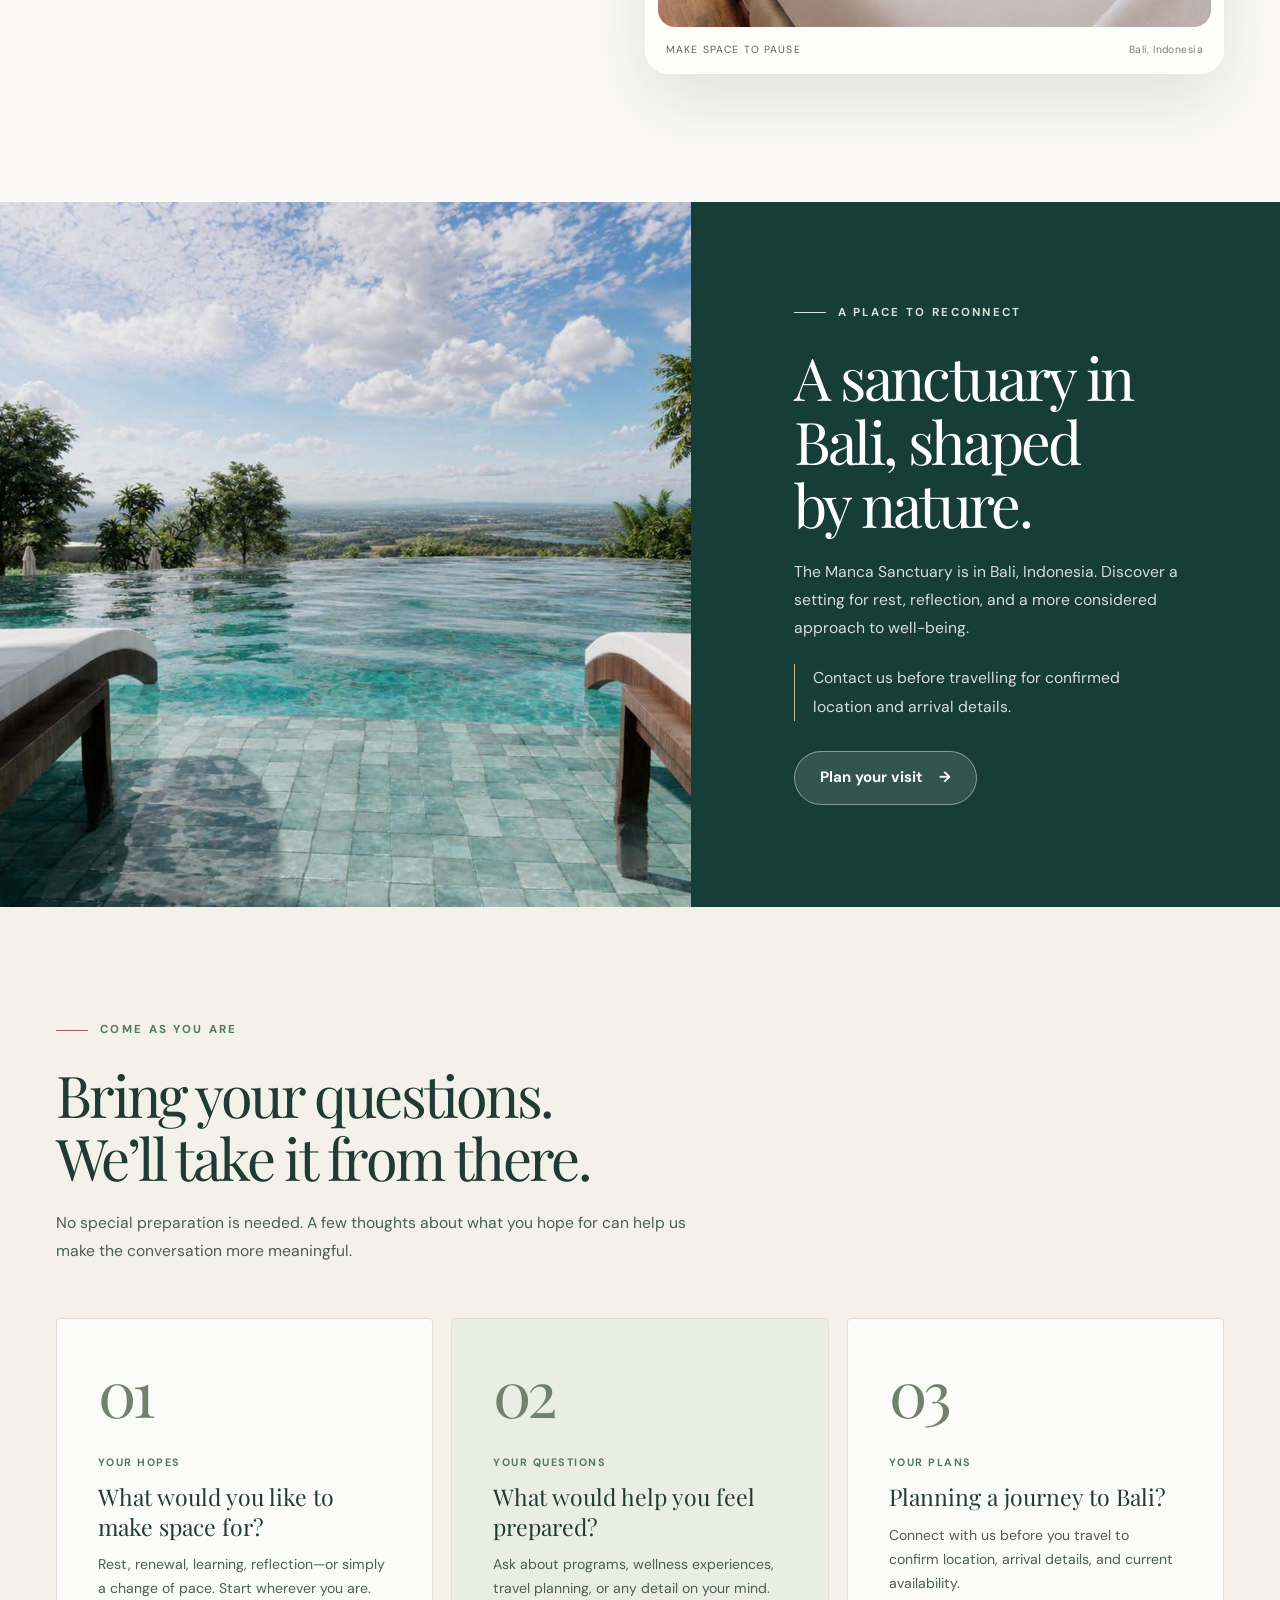
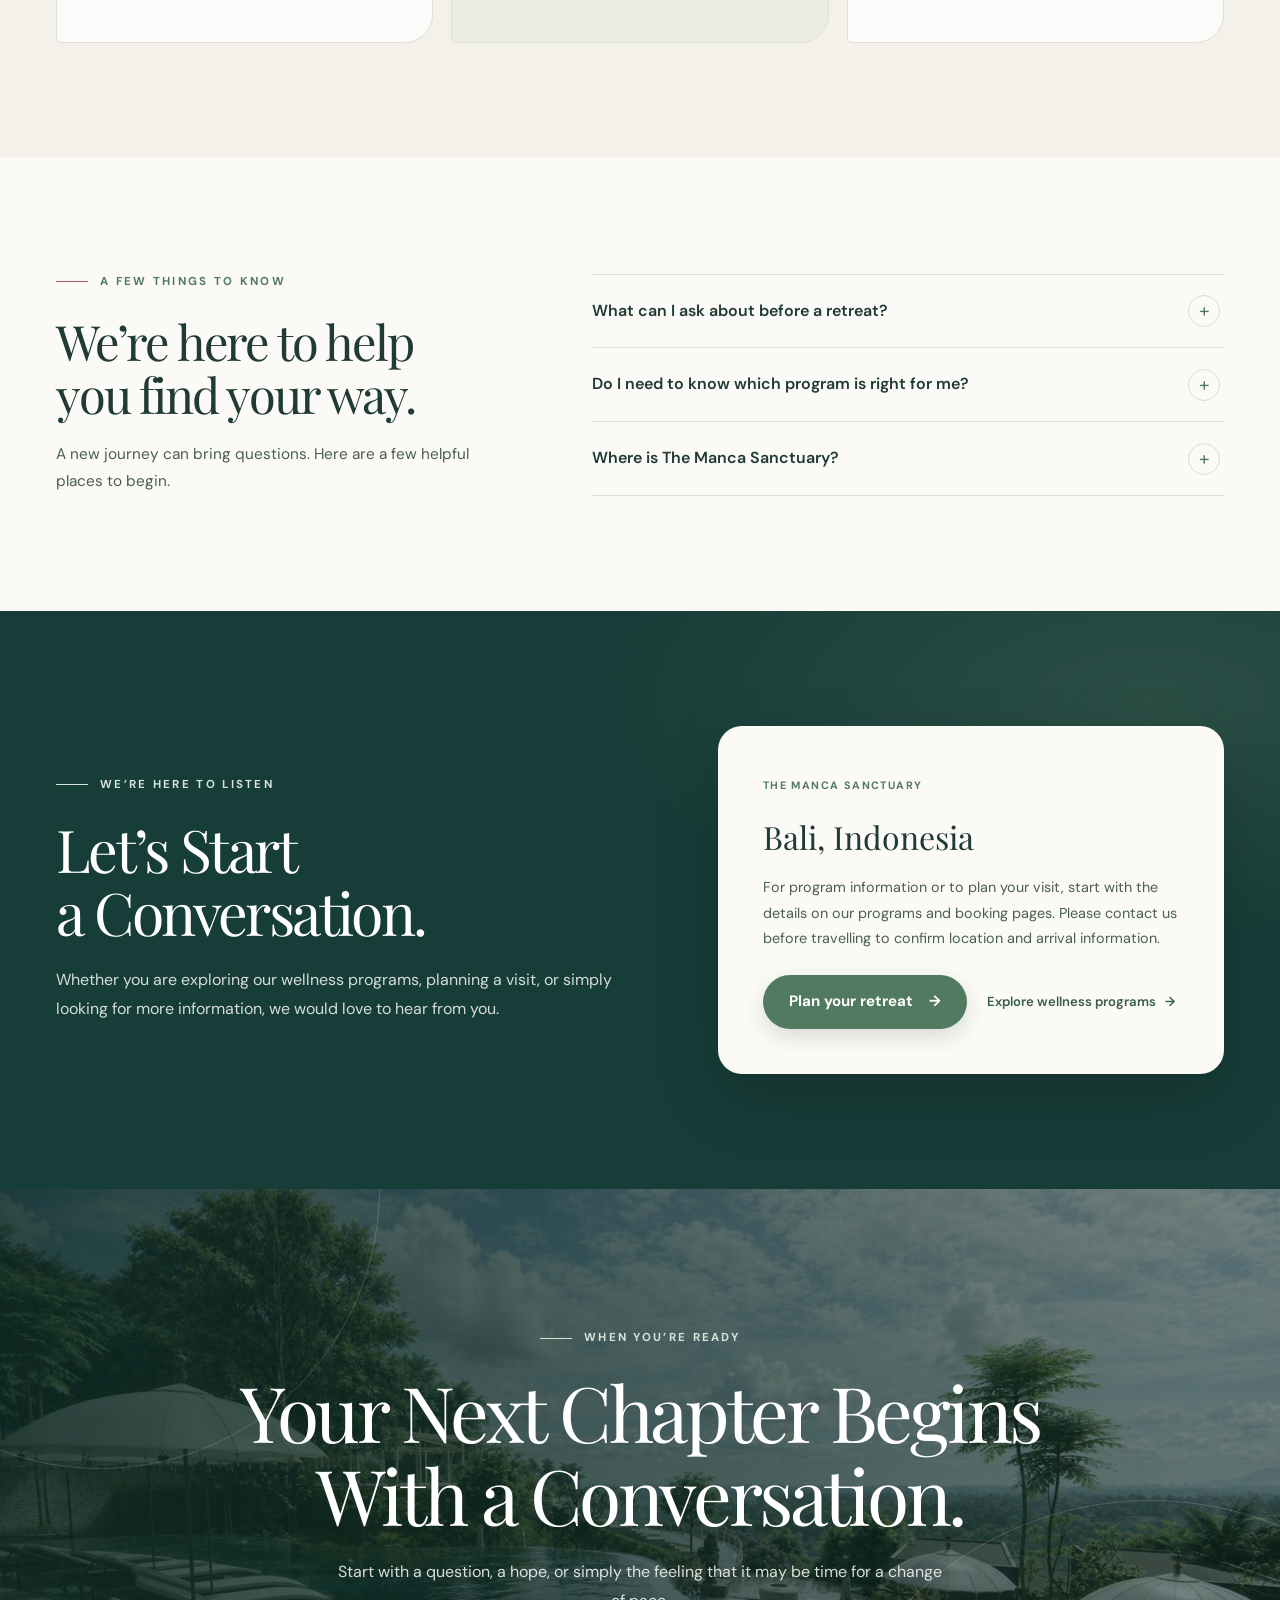
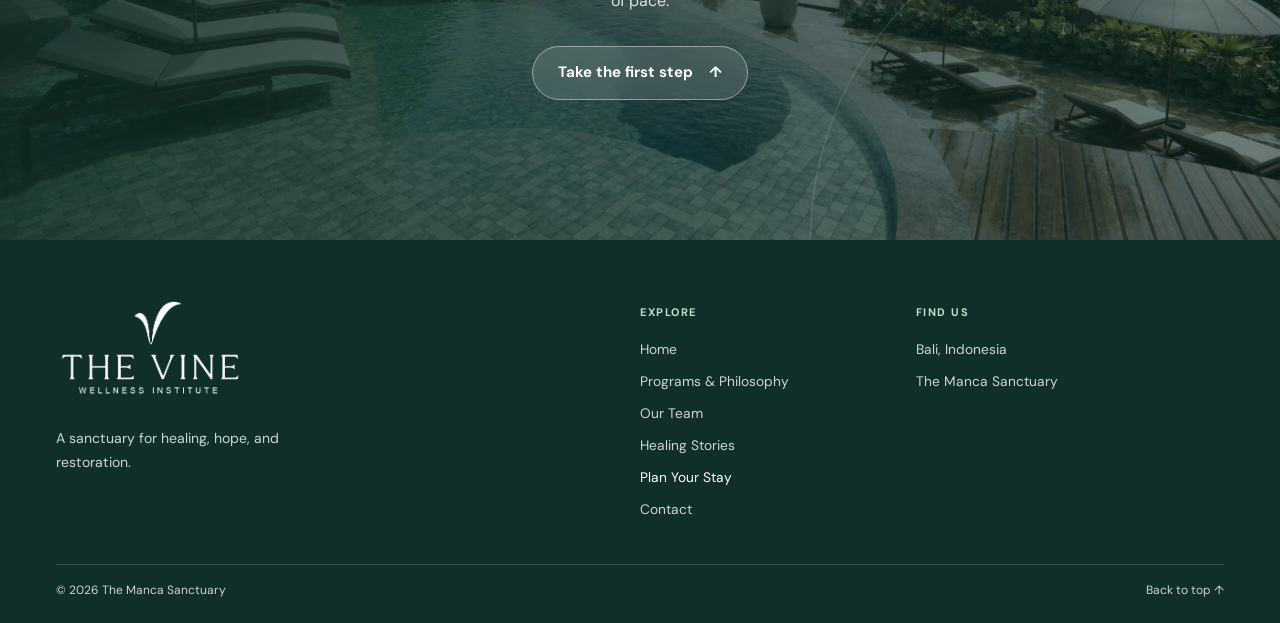
<file: booking.html>
<!DOCTYPE html>
<html lang="en">
<head>
  <meta charset="UTF-8">
  <meta name="viewport" content="width=device-width, initial-scale=1.0">
  <meta name="description" content="Begin a conversation with The Manca Sanctuary in Bali. Explore wellness programs, ask questions, and plan your next step.">
  <meta name="theme-color" content="#173d38">
  <meta property="og:type" content="website">
  <meta property="og:site_name" content="The Manca Sanctuary">
  <meta property="og:title" content="Plan Your Stay | The Manca Sanctuary">
  <meta property="og:description" content="Your journey towards a more balanced life begins here. Explore wellness programs, ask questions, and plan your next step.">
  <meta property="og:image" content="images/the-vine-resort.png">
  <meta property="og:image:alt" content="The Manca Sanctuary in Bali">
  <title>Plan Your Stay | The Manca Sanctuary</title>
  <link rel="icon" href="images/the_vine_wellness_no_words.png">
  <link rel="preconnect" href="https://fonts.googleapis.com">
  <link rel="preconnect" href="https://fonts.gstatic.com" crossorigin>
  <link href="https://fonts.googleapis.com/css2?family=DM+Sans:wght@400;500;600;700&family=Playfair+Display:ital,wght@0,400;1,400&display=swap" rel="stylesheet">
  <link rel="stylesheet" href="style.css">
</head>
<body class="contact-page">
  <a class="skip-link" href="#main-content">Skip to main content</a>
  <header class="site-header" id="site-header">
    <div class="container header-inner">
      <a class="brand" href="index.html" aria-label="The Manca Sanctuary home">
        <img src="images/the-vine-resort-light.png" alt="The Manca Sanctuary" class="navbar-logo" width="415" height="224">
      </a>
      <nav class="desktop-nav" id="main-nav" aria-label="Primary navigation">
        <a href="index.html">Home</a>
        <a href="treatments.html">Programs</a>
        <a href="team.html">Our Team</a>
        <a href="healing-stories.html">Healing Stories</a>
        <a href="contact.html">Contact</a>
        <a class="button button--primary button--small" href="booking.html" aria-current="page">Plan your stay</a>
      </nav>
      <button class="menu-toggle" id="menu-toggle" type="button" aria-label="Open navigation" aria-controls="main-nav" aria-expanded="false">
        <span aria-hidden="true"></span><span aria-hidden="true"></span><span aria-hidden="true"></span>
      </button>
    </div>
  </header>

  <main class="page-main contact-page-main" id="main-content" tabindex="-1">
    <section class="contact-hero" aria-labelledby="page-title">
      <div class="container contact-hero__inner">
        <p class="eyebrow"><span aria-hidden="true"></span> YOUR JOURNEY STARTS HERE</p>
        <h1 id="page-title">Your Journey Towards a More Balanced Life Begins Here.</h1>
        <p class="contact-hero__intro">Tell us what you are hoping to find. We are here to help you explore retreat programs, wellness experiences, and the details of planning your stay in Bali.</p>
        <div class="contact-hero__actions">
          <a class="button button--primary" href="contact.html">Start a conversation <span aria-hidden="true">&rarr;</span></a>
          <a class="contact-hero__text-link" href="treatments.html">Explore our programs <span aria-hidden="true">&nearr;</span></a>
        </div>
        <p class="contact-hero__location"><span aria-hidden="true"></span> THE MANCA SANCTUARY &nbsp;&middot;&nbsp; BALI, INDONESIA</p>
      </div>
      <a class="contact-hero__scroll" href="#contact-intro" aria-label="Scroll to the contact introduction"><span></span></a>
    </section>

    <section class="contact-intro" id="contact-intro" aria-labelledby="contact-intro-title">
      <div class="container contact-intro__grid">
        <div class="contact-intro__copy">
          <p class="eyebrow eyebrow-dark"><span aria-hidden="true"></span> A PERSONAL BEGINNING</p>
          <h2 id="contact-intro-title">Every Meaningful Journey Begins With a Conversation.</h2>
          <p>Share your hopes, questions, or practical needs. Our team can help you learn about the programs and experiences currently available, and confirm details before you travel.</p>
          <a class="button button--outline" href="contact.html">Let&rsquo;s talk about what matters <span aria-hidden="true">&rarr;</span></a>
        </div>
        <figure class="contact-intro__visual">
          <img src="images/optimized/Wellness_Manca_Resort_5.jpg" alt="A calm, light-filled retreat room opening onto tropical greenery" width="1920" height="1080" loading="lazy" decoding="async">
          <figcaption><span>MAKE SPACE TO PAUSE</span><span>Bali, Indonesia</span></figcaption>
        </figure>
      </div>
    </section>

    <section class="contact-sanctuary" aria-labelledby="contact-sanctuary-title">
      <div class="contact-sanctuary__visual">
        <img src="images/optimized/Wellness_Manca_Resort_3.jpg" alt="A peaceful pool surrounded by tropical greenery and open views" width="1920" height="1080" loading="lazy" decoding="async">
      </div>
      <div class="contact-sanctuary__copy">
        <p class="eyebrow"><span aria-hidden="true"></span> A PLACE TO RECONNECT</p>
        <h2 id="contact-sanctuary-title">A sanctuary in Bali, shaped by nature.</h2>
        <p>The Manca Sanctuary is in Bali, Indonesia. Discover a setting for rest, reflection, and a more considered approach to well-being.</p>
        <p class="contact-sanctuary__note">Contact us before travelling for confirmed location and arrival details.</p>
        <a class="button button--glass" href="contact.html">Plan your visit <span aria-hidden="true">&rarr;</span></a>
      </div>
    </section>

    <section class="contact-come" aria-labelledby="prepare-title">
      <div class="container">
        <div class="contact-come__heading">
          <p class="eyebrow eyebrow-dark"><span aria-hidden="true"></span> COME AS YOU ARE</p>
          <h2 id="prepare-title">Bring your questions. We&rsquo;ll take it from there.</h2>
          <p>No special preparation is needed. A few thoughts about what you hope for can help us make the conversation more meaningful.</p>
        </div>
        <div class="contact-concepts">
          <article class="contact-concept">
            <span class="contact-concept__number">01</span>
            <span class="contact-concept__label">YOUR HOPES</span>
            <h3>What would you like to make space for?</h3>
            <p>Rest, renewal, learning, reflection&mdash;or simply a change of pace. Start wherever you are.</p>
          </article>
          <article class="contact-concept">
            <span class="contact-concept__number">02</span>
            <span class="contact-concept__label">YOUR QUESTIONS</span>
            <h3>What would help you feel prepared?</h3>
            <p>Ask about programs, wellness experiences, travel planning, or any detail on your mind.</p>
          </article>
          <article class="contact-concept">
            <span class="contact-concept__number">03</span>
            <span class="contact-concept__label">YOUR PLANS</span>
            <h3>Planning a journey to Bali?</h3>
            <p>Connect with us before you travel to confirm location, arrival details, and current availability.</p>
          </article>
        </div>
      </div>
    </section>

    <section class="contact-faq-section" aria-labelledby="contact-faq-title">
      <div class="container contact-faq-layout">
        <div class="contact-faq__intro">
          <p class="eyebrow eyebrow-dark"><span aria-hidden="true"></span> A FEW THINGS TO KNOW</p>
          <h2 id="contact-faq-title">We&rsquo;re here to help you find your way.</h2>
          <p>A new journey can bring questions. Here are a few helpful places to begin.</p>
        </div>
        <div class="contact-faq" data-contact-faq>
          <details class="contact-faq__item">
            <summary>What can I ask about before a retreat?</summary>
            <div class="contact-faq__answer"><div><p>Ask about program options, current availability, retreat experiences, travel details, and what to expect during your stay.</p></div></div>
          </details>
          <details class="contact-faq__item">
            <summary>Do I need to know which program is right for me?</summary>
            <div class="contact-faq__answer"><div><p>No. Start with what you hope to find. We can share information about current options so you can consider your next step.</p></div></div>
          </details>
          <details class="contact-faq__item">
            <summary>Where is The Manca Sanctuary?</summary>
            <div class="contact-faq__answer"><div><p>The Manca Sanctuary is in Bali, Indonesia. Please contact us before travelling for confirmed location and arrival information.</p></div></div>
          </details>
        </div>
      </div>
    </section>

    <section class="contact-inquiry" id="contact-inquiry" aria-labelledby="contact-inquiry-title">
      <div class="container contact-inquiry__grid">
        <div class="contact-inquiry__copy">
          <p class="eyebrow"><span aria-hidden="true"></span> WE&rsquo;RE HERE TO LISTEN</p>
          <h2 id="contact-inquiry-title">Let&rsquo;s Start a Conversation.</h2>
          <p>Whether you are exploring our wellness programs, planning a visit, or simply looking for more information, we would love to hear from you.</p>
        </div>
        <div class="contact-inquiry__panel">
          <span class="contact-inquiry__eyebrow">THE MANCA SANCTUARY</span>
          <h3>Bali, Indonesia</h3>
          <p>For program information or to plan your visit, start with the details on our programs and booking pages. Please contact us before travelling to confirm location and arrival information.</p>
          <div class="contact-inquiry__actions">
            <a class="button button--primary" href="contact.html">Plan your retreat <span aria-hidden="true">&rarr;</span></a>
            <a class="contact-inquiry__link" href="treatments.html">Explore wellness programs <span aria-hidden="true">&rarr;</span></a>
          </div>
        </div>
      </div>
    </section>

    <section class="contact-closing" aria-labelledby="contact-closing-title">
      <div class="container contact-closing__inner">
        <p class="eyebrow"><span aria-hidden="true"></span> WHEN YOU&rsquo;RE READY</p>
        <h2 id="contact-closing-title">Your Next Chapter Begins With a Conversation.</h2>
        <p>Start with a question, a hope, or simply the feeling that it may be time for a change of pace.</p>
        <a class="button button--glass" href="contact.html">Take the first step <span aria-hidden="true">&uarr;</span></a>
      </div>
    </section>
  </main>

  <footer class="site-footer">
    <div class="container">
      <div class="footer-main">
        <div class="footer-brand-block">
          <a class="footer-brand" href="index.html"><img src="images/the-vine-resort-light.png" alt="The Vine Wellness Institute" class="footer-logo" width="415" height="224"></a>
          <p>A sanctuary for healing, hope, and restoration.</p>
        </div>
        <nav class="footer-nav" aria-label="Footer navigation">
          <h2>Explore</h2>
          <a href="index.html">Home</a>
          <a href="treatments.html">Programs &amp; Philosophy</a>
          <a href="team.html">Our Team</a>
          <a href="healing-stories.html">Healing Stories</a>
          <a href="booking.html" aria-current="page">Plan Your Stay</a>
          <a href="contact.html">Contact</a>
        </nav>
        <div class="footer-location">
          <h2>Find us</h2>
          <p>Bali, Indonesia</p>
          <p>The Manca Sanctuary</p>
        </div>
      </div>
      <div class="footer-bottom">
        <span>&copy; 2026 The Manca Sanctuary</span>
        <a href="#main-content">Back to top <span aria-hidden="true">&uarr;</span></a>
      </div>
    </div>
  </footer>
  <script src="site.js"></script>
</body>
</html>
</file>
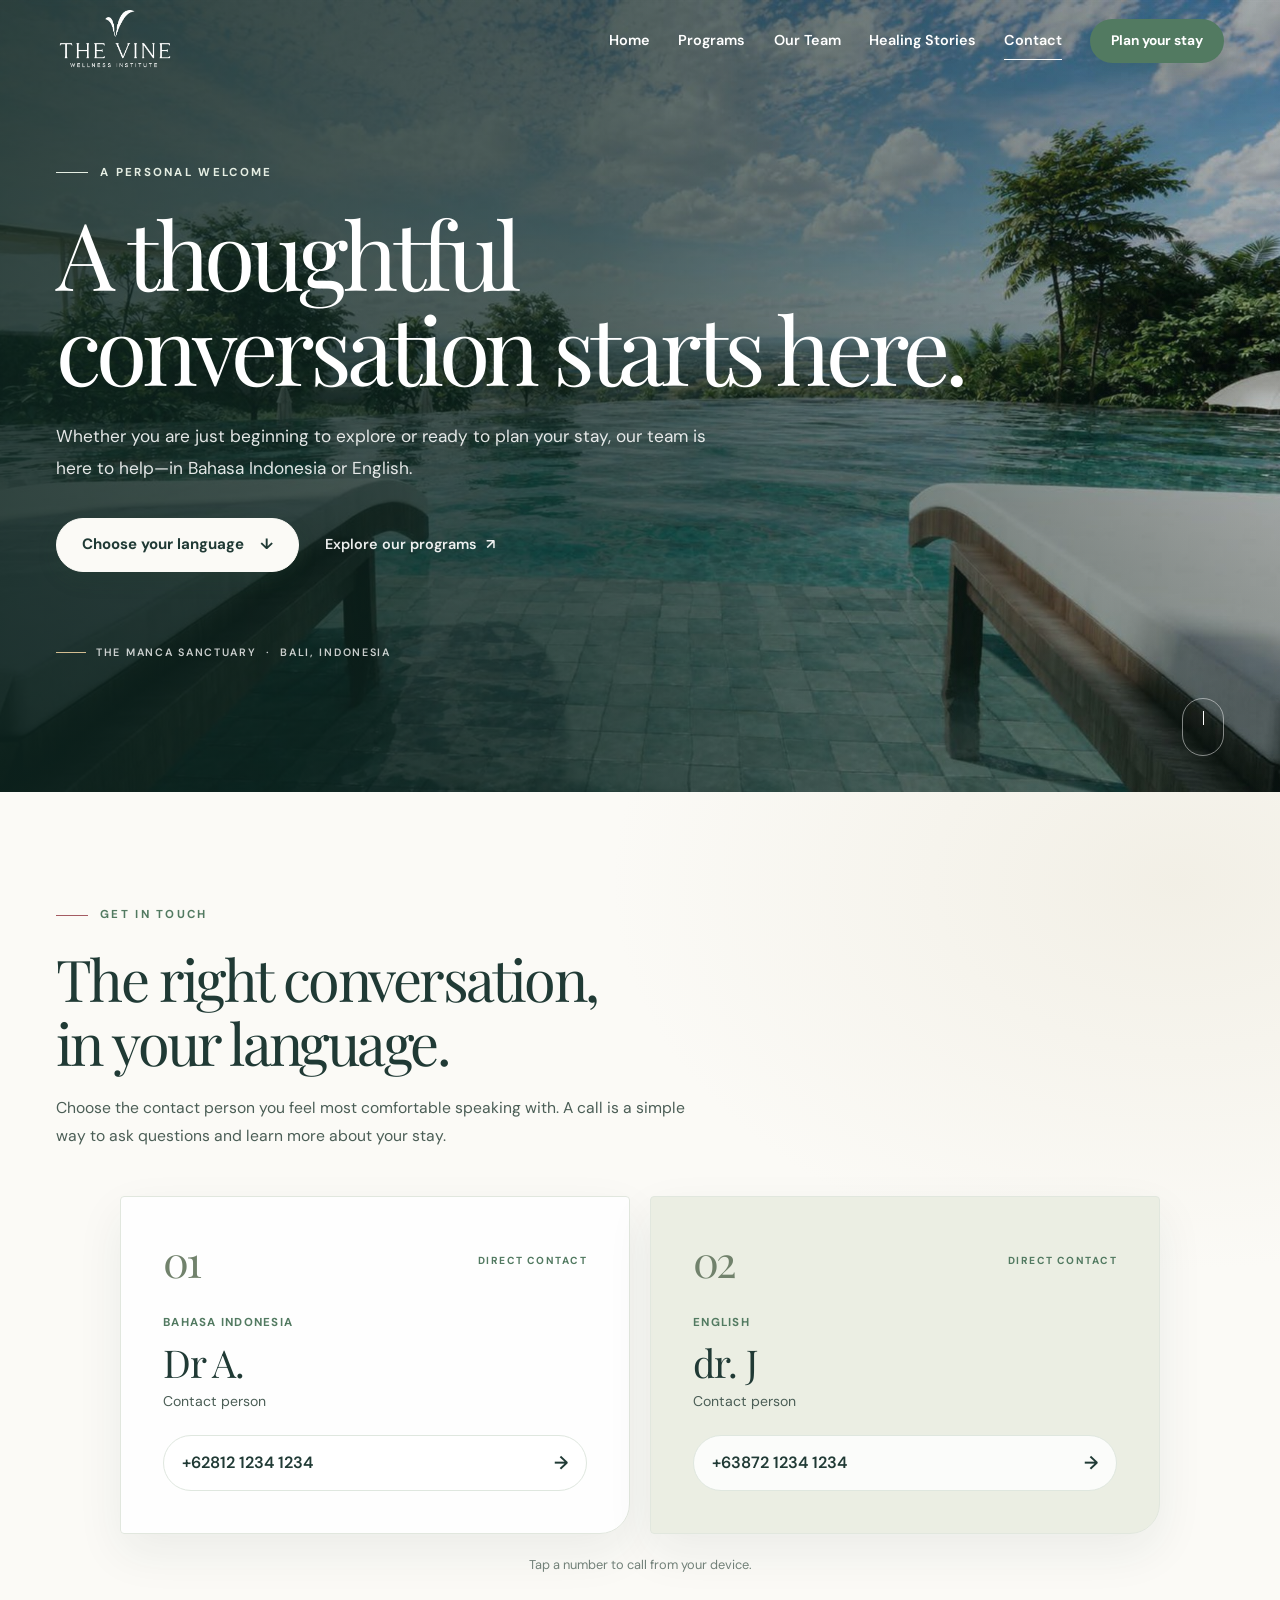
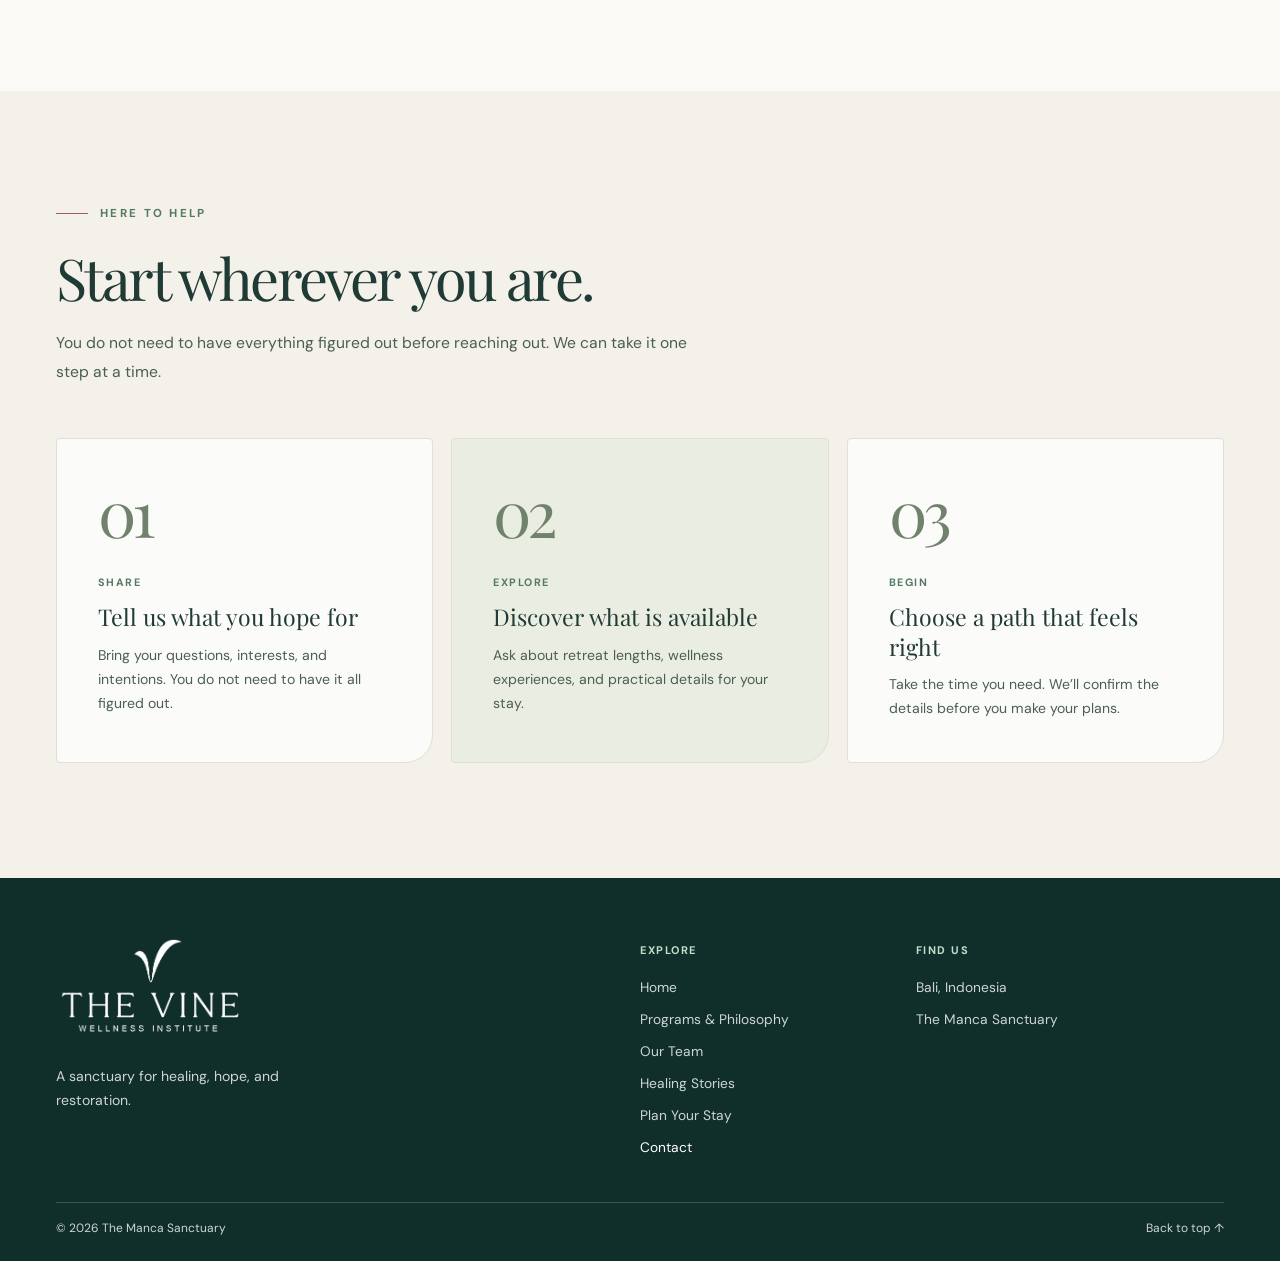
<file: contact.html>
<!DOCTYPE html>
<html lang="en">
<head>
  <meta charset="UTF-8">
  <meta name="viewport" content="width=device-width, initial-scale=1.0">
  <meta name="description" content="Begin planning a restorative retreat at The Manca Sanctuary in Bali. Explore program options and get in touch.">
  <meta name="theme-color" content="#173d38">
  <meta property="og:type" content="website">
  <meta property="og:site_name" content="The Manca Sanctuary">
  <meta property="og:title" content="Contact The Manca Sanctuary | Bali">
  <meta property="og:description" content="Get in touch with The Manca Sanctuary in Bali to explore retreat options, ask questions, and plan your next step.">
  <meta property="og:image" content="images/the-vine-resort.png">
  <meta property="og:image:alt" content="The Manca Sanctuary in Bali">
  <title>Contact | The Manca Sanctuary</title>
  <link rel="icon" href="images/the_vine_wellness_no_words.png">
  <link rel="preconnect" href="https://fonts.googleapis.com">
  <link rel="preconnect" href="https://fonts.gstatic.com" crossorigin>
  <link href="https://fonts.googleapis.com/css2?family=DM+Sans:wght@400;500;600;700&family=Playfair+Display:ital,wght@0,400;1,400&display=swap" rel="stylesheet">
  <link rel="stylesheet" href="style.css">
</head>
<body class="contact-directory-page">
  <a class="skip-link" href="#main-content">Skip to main content</a>
  <header class="site-header" id="site-header">
    <div class="container header-inner">
      <a class="brand" href="index.html" aria-label="The Manca Sanctuary home">
        <img src="images/the-vine-resort-light.png" alt="The Manca Sanctuary" class="navbar-logo" width="415" height="224">
      </a>
      <nav class="desktop-nav" id="main-nav" aria-label="Primary navigation">
        <a href="index.html">Home</a>
        <a href="treatments.html">Programs</a>
        <a href="team.html">Our Team</a>
        <a href="healing-stories.html">Healing Stories</a>
        <a href="contact.html" aria-current="page">Contact</a>
        <a class="button button--primary button--small" href="booking.html">Plan your stay</a>
      </nav>
      <button class="menu-toggle" id="menu-toggle" type="button" aria-label="Open navigation" aria-controls="main-nav" aria-expanded="false">
        <span aria-hidden="true"></span><span aria-hidden="true"></span><span aria-hidden="true"></span>
      </button>
    </div>
  </header>

  <main class="page-main" id="main-content" tabindex="-1">
    <section class="contact-hero" aria-labelledby="page-title">
      <div class="container contact-hero__inner">
        <p class="eyebrow"><span aria-hidden="true"></span> A PERSONAL WELCOME</p>
        <h1 id="page-title">A thoughtful conversation starts here.</h1>
        <p class="contact-hero__intro">Whether you are just beginning to explore or ready to plan your stay, our team is here to help—in Bahasa Indonesia or English.</p>
        <div class="contact-hero__actions">
          <a class="button button--primary" href="#contact-details">Choose your language <span aria-hidden="true">&darr;</span></a>
          <a class="contact-hero__text-link" href="treatments.html">Explore our programs <span aria-hidden="true">&nearr;</span></a>
        </div>
        <p class="contact-hero__location"><span aria-hidden="true"></span> THE MANCA SANCTUARY &nbsp;&middot;&nbsp; BALI, INDONESIA</p>
      </div>
      <a class="contact-hero__scroll" href="#contact-details" aria-label="Scroll to contact options"><span></span></a>
    </section>

    <section class="contact-directory" id="contact-details" aria-labelledby="contact-options-title">
      <div class="container">
        <div class="contact-directory__heading">
          <p class="eyebrow eyebrow-dark"><span aria-hidden="true"></span> GET IN TOUCH</p>
          <h2 id="contact-options-title">The right conversation, in your language.</h2>
          <p>Choose the contact person you feel most comfortable speaking with. A call is a simple way to ask questions and learn more about your stay.</p>
        </div>
        <div class="contact-directory__grid">
          <article class="contact-person">
            <div class="contact-person__topline">
              <span class="contact-person__number" aria-hidden="true">01</span>
              <span class="contact-person__tag">DIRECT CONTACT</span>
            </div>
            <p class="contact-person__language" lang="id">Bahasa Indonesia</p>
            <h3>Dr A.</h3>
            <p class="contact-person__role">Contact person</p>
            <a class="contact-person__phone" href="tel:+6281212341234" aria-label="Call Dr A. at +62812 1234 1234">
              <span>+62812 1234 1234</span><span class="contact-person__arrow" aria-hidden="true">&rarr;</span>
            </a>
          </article>
          <article class="contact-person">
            <div class="contact-person__topline">
              <span class="contact-person__number" aria-hidden="true">02</span>
              <span class="contact-person__tag">DIRECT CONTACT</span>
            </div>
            <p class="contact-person__language">English</p>
            <h3>dr. J</h3>
            <p class="contact-person__role">Contact person</p>
            <a class="contact-person__phone" href="tel:+6387212341234" aria-label="Call Ms J at +63872 1234 1234">
              <span>+63872 1234 1234</span><span class="contact-person__arrow" aria-hidden="true">&rarr;</span>
            </a>
          </article>
        </div>
        <p class="contact-directory__note">Tap a number to call from your device.</p>
      </div>
    </section>

    <section class="contact-come" aria-labelledby="booking-steps-title">
      <div class="container">
        <div class="contact-come__heading">
          <p class="eyebrow eyebrow-dark"><span aria-hidden="true"></span> HERE TO HELP</p>
          <h2 id="booking-steps-title">Start wherever you are.</h2>
          <p>You do not need to have everything figured out before reaching out. We can take it one step at a time.</p>
        </div>
        <div class="contact-concepts">
          <article class="contact-concept">
            <span class="contact-concept__number" aria-hidden="true">01</span>
            <span class="contact-concept__label">SHARE</span>
            <h3>Tell us what you hope for</h3>
            <p>Bring your questions, interests, and intentions. You do not need to have it all figured out.</p>
          </article>
          <article class="contact-concept">
            <span class="contact-concept__number" aria-hidden="true">02</span>
            <span class="contact-concept__label">EXPLORE</span>
            <h3>Discover what is available</h3>
            <p>Ask about retreat lengths, wellness experiences, and practical details for your stay.</p>
          </article>
          <article class="contact-concept">
            <span class="contact-concept__number" aria-hidden="true">03</span>
            <span class="contact-concept__label">BEGIN</span>
            <h3>Choose a path that feels right</h3>
            <p>Take the time you need. We&rsquo;ll confirm the details before you make your plans.</p>
          </article>
        </div>
      </div>
    </section>
  </main>

  <footer class="site-footer">
    <div class="container">
      <div class="footer-main">
        <div class="footer-brand-block">
          <a class="footer-brand" href="index.html"><img src="images/the-vine-resort-light.png" alt="The Vine Wellness Institute" class="footer-logo" width="415" height="224"></a>
          <p>A sanctuary for healing, hope, and restoration.</p>
        </div>
        <nav class="footer-nav" aria-label="Footer navigation">
          <h2>Explore</h2>
          <a href="index.html">Home</a>
          <a href="treatments.html">Programs &amp; Philosophy</a>
          <a href="team.html">Our Team</a>
          <a href="healing-stories.html">Healing Stories</a>
          <a href="booking.html">Plan Your Stay</a>
          <a href="contact.html" aria-current="page">Contact</a>
        </nav>
        <div class="footer-location">
          <h2>Find us</h2>
          <p>Bali, Indonesia</p>
          <p>The Manca Sanctuary</p>
        </div>
      </div>
      <div class="footer-bottom">
        <span>&copy; 2026 The Manca Sanctuary</span>
        <a href="#main-content">Back to top <span aria-hidden="true">&uarr;</span></a>
      </div>
    </div>
  </footer>
  <script src="site.js"></script>
</body>
</html>
</file>
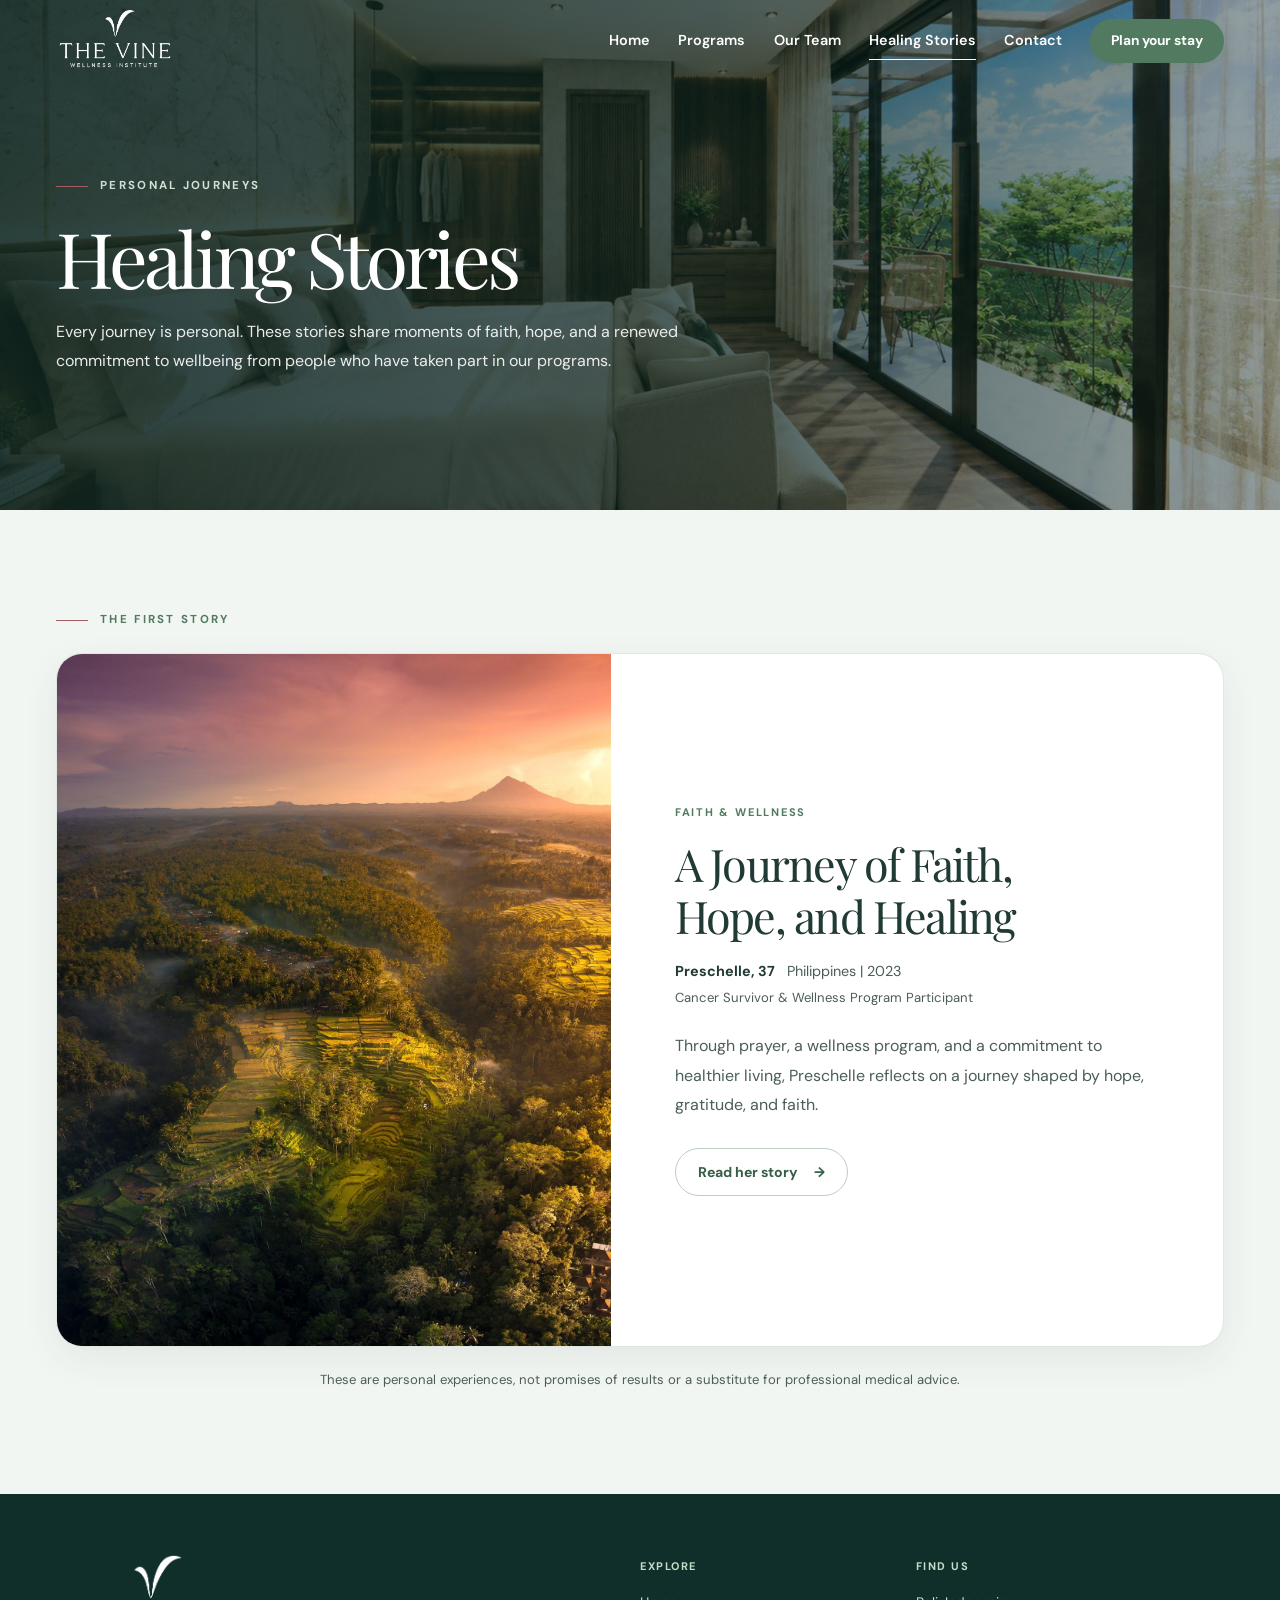
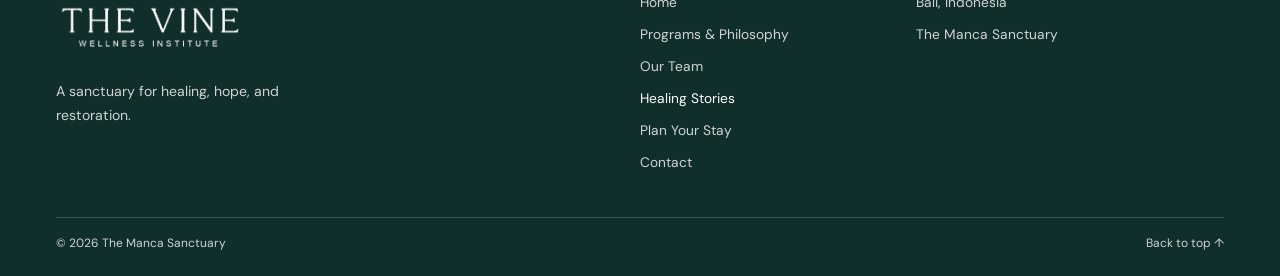
<file: healing-stories.html>
<!DOCTYPE html>
<html lang="en">
<head>
  <meta charset="UTF-8">
  <meta name="viewport" content="width=device-width, initial-scale=1.0">
  <meta name="description" content="Read personal stories of faith, hope, and wellness journeys from The Manca Sanctuary in Bali.">
  <meta name="theme-color" content="#173d38">
  <meta property="og:type" content="website">
  <meta property="og:site_name" content="The Manca Sanctuary">
  <meta property="og:title" content="Healing Stories | The Manca Sanctuary">
  <meta property="og:description" content="Personal stories of faith, hope, and wellness journeys from The Manca Sanctuary in Bali.">
  <meta property="og:image" content="images/optimized/destination2.jpg">
  <meta property="og:image:alt" content="A peaceful resort pool surrounded by tropical greenery in Bali">
  <title>Healing Stories | The Manca Sanctuary</title>
  <link rel="icon" href="images/the_vine_wellness_no_words.png">
  <link rel="preconnect" href="https://fonts.googleapis.com">
  <link rel="preconnect" href="https://fonts.gstatic.com" crossorigin>
  <link href="https://fonts.googleapis.com/css2?family=DM+Sans:wght@400;500;600;700&family=Playfair+Display:ital,wght@0,400;1,400&display=swap" rel="stylesheet">
  <link rel="stylesheet" href="style.css">
</head>
<body>
  <a class="skip-link" href="#main-content">Skip to main content</a>
  <header class="site-header" id="site-header">
    <div class="container header-inner">
      <a class="brand" href="index.html" aria-label="The Manca Sanctuary home">
        <img src="images/the-vine-resort-light.png" alt="The Manca Sanctuary" class="navbar-logo" width="415" height="224">
      </a>
      <nav class="desktop-nav" id="main-nav" aria-label="Primary navigation">
        <a href="index.html">Home</a>
        <a href="treatments.html">Programs</a>
        <a href="team.html">Our Team</a>
        <a href="healing-stories.html" aria-current="page">Healing Stories</a>
        <a href="contact.html">Contact</a>
        <a class="button button--primary button--small" href="booking.html">Plan your stay</a>
      </nav>
      <button class="menu-toggle" id="menu-toggle" type="button" aria-label="Open navigation" aria-controls="main-nav" aria-expanded="false">
        <span aria-hidden="true"></span><span aria-hidden="true"></span><span aria-hidden="true"></span>
      </button>
    </div>
  </header>

  <main class="page-main" id="main-content" tabindex="-1">
    <section class="page-heading page-heading--healing-stories" aria-labelledby="page-title">
      <div class="container">
        <p class="eyebrow eyebrow-dark"><span aria-hidden="true"></span> PERSONAL JOURNEYS</p>
        <h1 id="page-title">Healing Stories</h1>
        <p class="section-intro">Every journey is personal. These stories share moments of faith, hope, and a renewed commitment to wellbeing from people who have taken part in our programs.</p>
      </div>
    </section>

    <section class="page-section page-section--tint healing-stories-section" aria-labelledby="featured-story-title">
      <div class="container">
        <p class="eyebrow eyebrow-dark"><span aria-hidden="true"></span> THE FIRST STORY</p>
        <article class="healing-story-card" aria-labelledby="featured-story-title">
          <a class="healing-story-card__image-link" href="healing-story-preschelle.html" aria-label="Read Preschelle's full healing story">
            <img src="images/optimized/destination2.jpg" alt="A peaceful resort pool surrounded by tropical greenery in Bali" width="1920" height="1080" loading="lazy" decoding="async">
          </a>
          <div class="healing-story-card__content">
            <p class="healing-story-card__eyebrow">FAITH &amp; WELLNESS</p>
            <h2 id="featured-story-title"><a href="healing-story-preschelle.html">A Journey of Faith, Hope, and Healing</a></h2>
            <p class="healing-story-card__byline"><strong>Preschelle, 37</strong><span>Philippines | 2023</span></p>
            <p class="healing-story-card__participant">Cancer Survivor &amp; Wellness Program Participant</p>
            <p class="healing-story-card__excerpt">Through prayer, a wellness program, and a commitment to healthier living, Preschelle reflects on a journey shaped by hope, gratitude, and faith.</p>
            <a class="button button--outline" href="healing-story-preschelle.html">Read her story <span aria-hidden="true">&rarr;</span></a>
          </div>
        </article>
        <p class="healing-stories-note">These are personal experiences, not promises of results or a substitute for professional medical advice.</p>
      </div>
    </section>
  </main>

  <footer class="site-footer">
    <div class="container">
      <div class="footer-main">
        <div class="footer-brand-block">
          <a class="footer-brand" href="index.html"><img src="images/the-vine-resort-light.png" alt="The Vine Wellness Institute" class="footer-logo" width="415" height="224"></a>
          <p>A sanctuary for healing, hope, and restoration.</p>
        </div>
        <nav class="footer-nav" aria-label="Footer navigation">
          <h2>Explore</h2>
          <a href="index.html">Home</a>
          <a href="treatments.html">Programs &amp; Philosophy</a>
          <a href="team.html">Our Team</a>
          <a href="healing-stories.html" aria-current="page">Healing Stories</a>
          <a href="booking.html">Plan Your Stay</a>
          <a href="contact.html">Contact</a>
        </nav>
        <div class="footer-location">
          <h2>Find us</h2>
          <p>Bali, Indonesia</p>
          <p>The Manca Sanctuary</p>
        </div>
      </div>
      <div class="footer-bottom">
        <span>&copy; 2026 The Manca Sanctuary</span>
        <a href="#main-content">Back to top <span aria-hidden="true">&uarr;</span></a>
      </div>
    </div>
  </footer>
  <script src="site.js"></script>
</body>
</html>
</file>
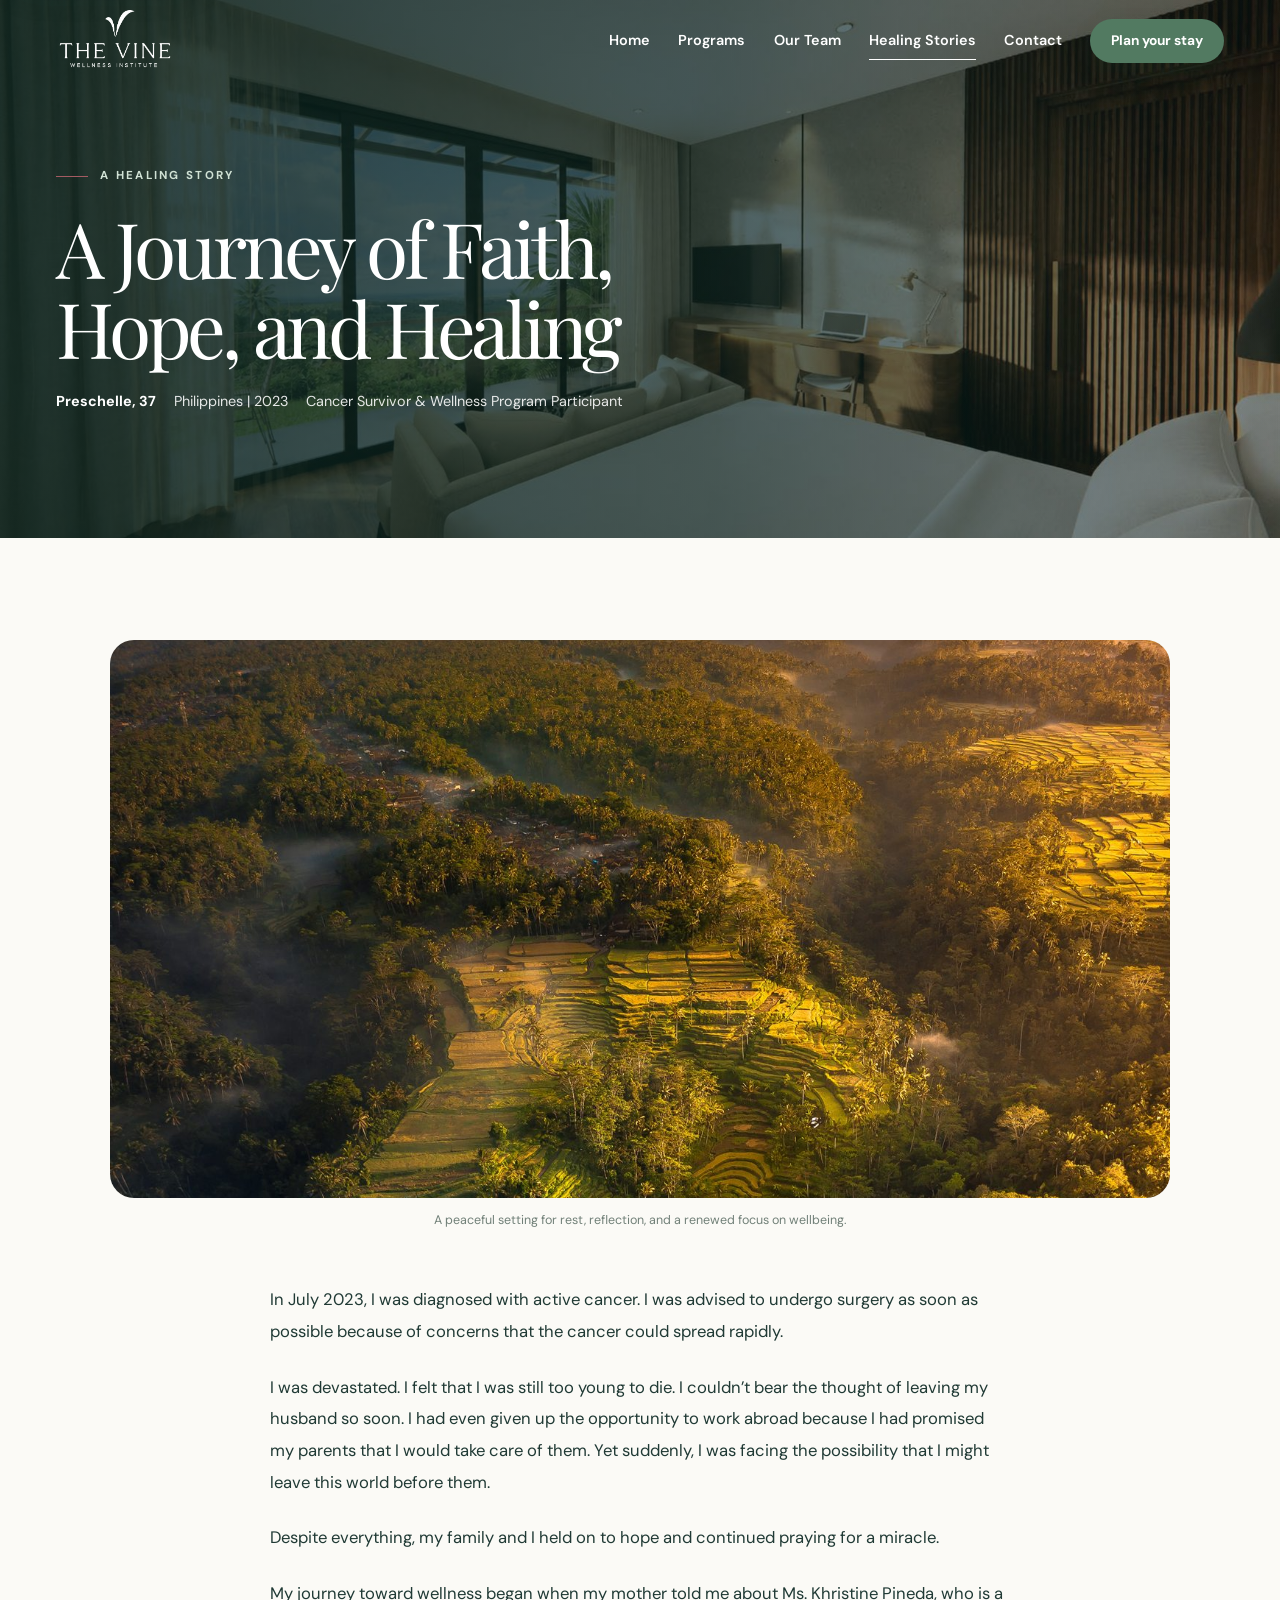
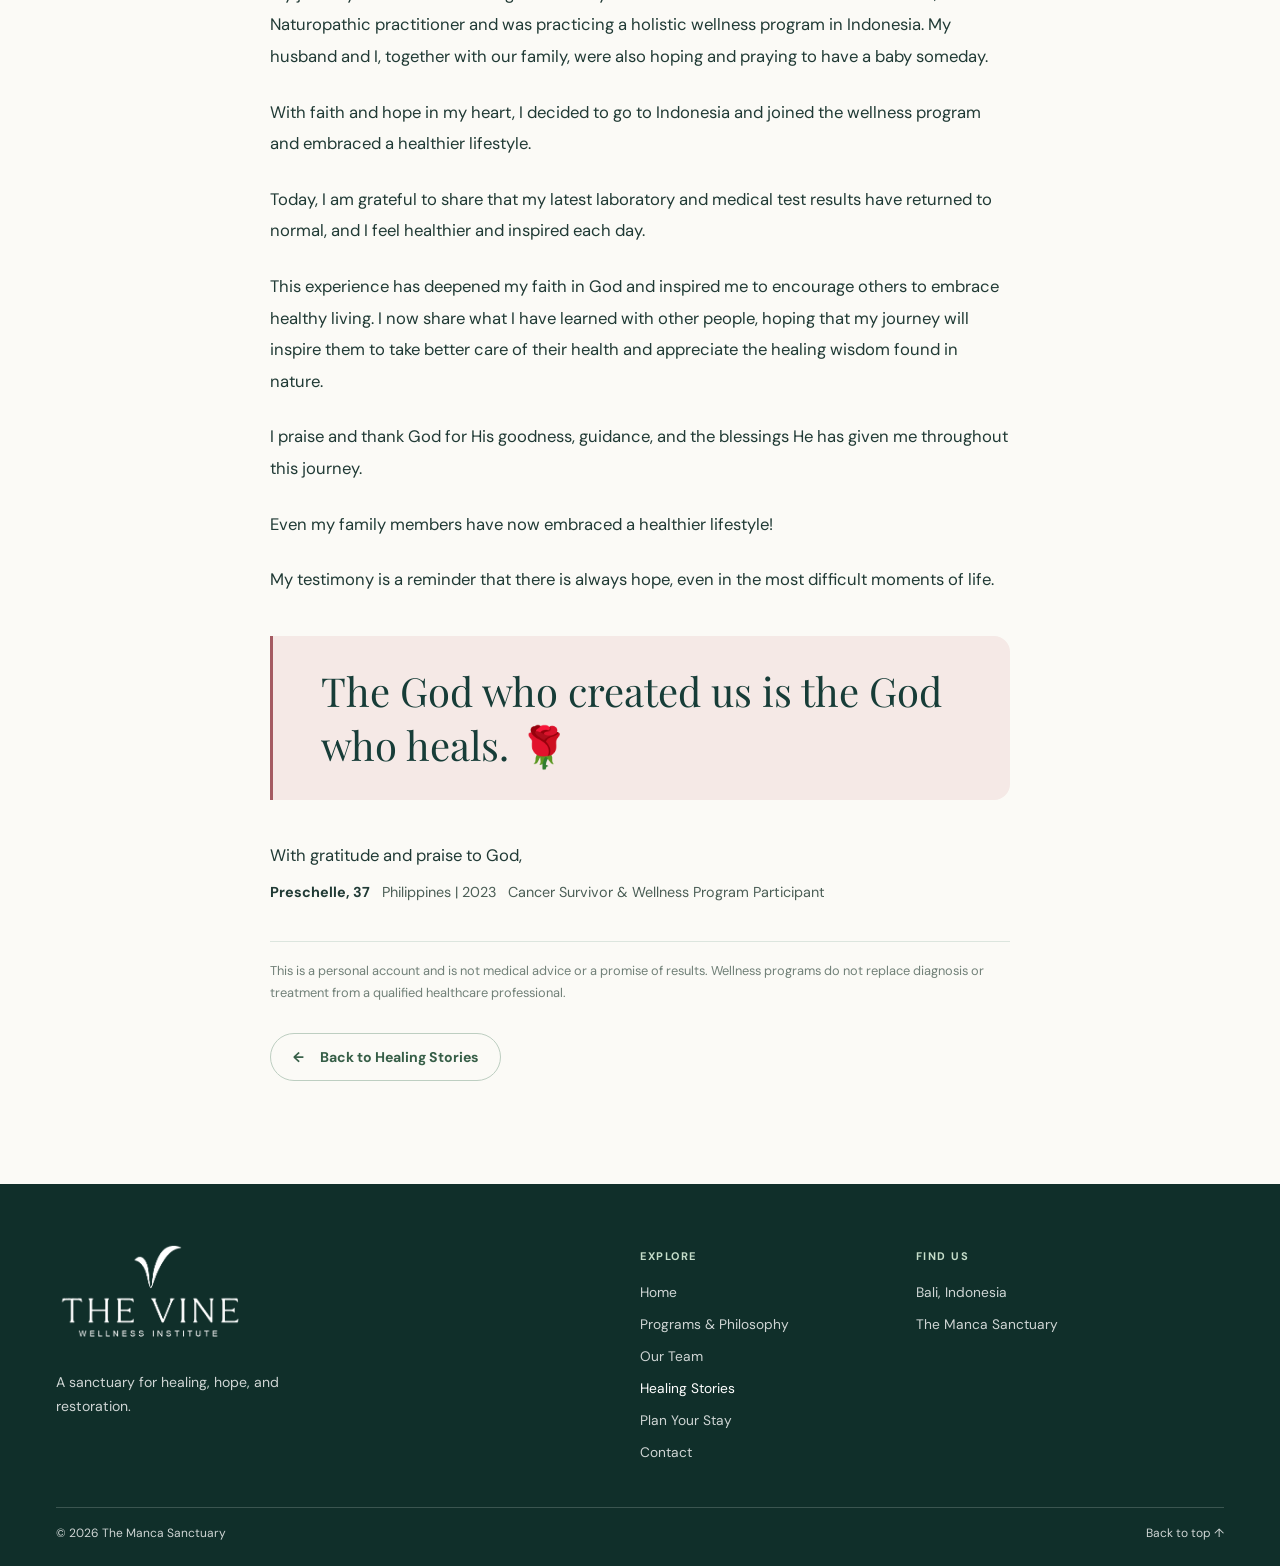
<file: healing-story-preschelle.html>
<!DOCTYPE html>
<html lang="en">
<head>
  <meta charset="UTF-8">
  <meta name="viewport" content="width=device-width, initial-scale=1.0">
  <meta name="description" content="Preschelle shares a personal journey of faith, hope, and wellness.">
  <meta name="theme-color" content="#173d38">
  <meta property="og:type" content="article">
  <meta property="og:site_name" content="The Manca Sanctuary">
  <meta property="og:title" content="A Journey of Faith, Hope, and Healing | The Manca Sanctuary">
  <meta property="og:description" content="Preschelle shares a personal journey of faith, hope, and wellness.">
  <meta property="og:image" content="images/optimized/destination2.jpg">
  <meta property="og:image:alt" content="A peaceful resort pool surrounded by tropical greenery in Bali">
  <title>A Journey of Faith, Hope, and Healing | The Manca Sanctuary</title>
  <link rel="icon" href="images/the_vine_wellness_no_words.png">
  <link rel="preconnect" href="https://fonts.googleapis.com">
  <link rel="preconnect" href="https://fonts.gstatic.com" crossorigin>
  <link href="https://fonts.googleapis.com/css2?family=DM+Sans:wght@400;500;600;700&family=Playfair+Display:ital,wght@0,400;1,400&display=swap" rel="stylesheet">
  <link rel="stylesheet" href="style.css">
</head>
<body>
  <a class="skip-link" href="#main-content">Skip to main content</a>
  <header class="site-header" id="site-header">
    <div class="container header-inner">
      <a class="brand" href="index.html" aria-label="The Manca Sanctuary home">
        <img src="images/the-vine-resort-light.png" alt="The Manca Sanctuary" class="navbar-logo" width="415" height="224">
      </a>
      <nav class="desktop-nav" id="main-nav" aria-label="Primary navigation">
        <a href="index.html">Home</a>
        <a href="treatments.html">Programs</a>
        <a href="team.html">Our Team</a>
        <a href="healing-stories.html" aria-current="page">Healing Stories</a>
        <a href="contact.html">Contact</a>
        <a class="button button--primary button--small" href="booking.html">Plan your stay</a>
      </nav>
      <button class="menu-toggle" id="menu-toggle" type="button" aria-label="Open navigation" aria-controls="main-nav" aria-expanded="false">
        <span aria-hidden="true"></span><span aria-hidden="true"></span><span aria-hidden="true"></span>
      </button>
    </div>
  </header>

  <main class="page-main" id="main-content" tabindex="-1">
    <section class="page-heading page-heading--story-detail" aria-labelledby="page-title">
      <div class="container">
        <p class="eyebrow eyebrow-dark"><span aria-hidden="true"></span> A HEALING STORY</p>
        <h1 id="page-title">A Journey of Faith, Hope, and Healing</h1>
        <p class="story-detail-byline"><strong>Preschelle, 37</strong><span>Philippines | 2023</span><span>Cancer Survivor &amp; Wellness Program Participant</span></p>
      </div>
    </section>

    <section class="page-section healing-article-section" aria-label="Preschelle's story">
      <article class="container healing-article">
        <figure class="healing-article__image">
          <img src="images/optimized/destination2.jpg" alt="A peaceful resort pool surrounded by tropical greenery in Bali" width="1440" height="1800" fetchpriority="high">
          <figcaption>A peaceful setting for rest, reflection, and a renewed focus on wellbeing.</figcaption>
        </figure>

        <div class="healing-article__body">
          <p>In July 2023, I was diagnosed with active cancer. I was advised to undergo surgery as soon as possible because of concerns that the cancer could spread rapidly.</p>

          <p>I was devastated. I felt that I was still too young to die. I couldn&rsquo;t bear the thought of leaving my husband so soon. I had even given up the opportunity to work abroad because I had promised my parents that I would take care of them. Yet suddenly, I was facing the possibility that I might leave this world before them.</p>

          <p>Despite everything, my family and I held on to hope and continued praying for a miracle.</p>

          <p>My journey toward wellness began when my mother told me about Ms. Khristine Pineda, who is a Naturopathic practitioner and was practicing a holistic wellness program in Indonesia. My husband and I, together with our family, were also hoping and praying to have a baby someday.</p>

          <p>With faith and hope in my heart, I decided to go to Indonesia and joined the wellness program and embraced a healthier lifestyle.</p>

          <p>Today, I am grateful to share that my latest laboratory and medical test results have returned to normal, and I feel healthier and inspired each day.</p>

          <p>This experience has deepened my faith in God and inspired me to encourage others to embrace healthy living. I now share what I have learned with other people, hoping that my journey will inspire them to take better care of their health and appreciate the healing wisdom found in nature.</p>

          <p>I praise and thank God for His goodness, guidance, and the blessings He has given me throughout this journey.</p>

          <p>Even my family members have now embraced a healthier lifestyle!</p>

          <p>My testimony is a reminder that there is always hope, even in the most difficult moments of life.</p>

          <blockquote class="healing-article__quote">
            <p>The God who created us is the God who heals. <span aria-hidden="true">🌹</span></p>
          </blockquote>

          <p class="healing-article__signoff">With gratitude and praise to God,</p>
          <p class="healing-article__author"><strong>Preschelle, 37</strong><span>Philippines | 2023</span><span>Cancer Survivor &amp; Wellness Program Participant</span></p>
          <p class="healing-article__disclaimer">This is a personal account and is not medical advice or a promise of results. Wellness programs do not replace diagnosis or treatment from a qualified healthcare professional.</p>
          <a class="button button--outline healing-article__back" href="healing-stories.html"><span aria-hidden="true">&larr;</span> Back to Healing Stories</a>
        </div>
      </article>
    </section>
  </main>

  <footer class="site-footer">
    <div class="container">
      <div class="footer-main">
        <div class="footer-brand-block">
          <a class="footer-brand" href="index.html"><img src="images/the-vine-resort-light.png" alt="The Vine Wellness Institute" class="footer-logo" width="415" height="224"></a>
          <p>A sanctuary for healing, hope, and restoration.</p>
        </div>
        <nav class="footer-nav" aria-label="Footer navigation">
          <h2>Explore</h2>
          <a href="index.html">Home</a>
          <a href="treatments.html">Programs &amp; Philosophy</a>
          <a href="team.html">Our Team</a>
          <a href="healing-stories.html" aria-current="page">Healing Stories</a>
          <a href="booking.html">Plan Your Stay</a>
          <a href="contact.html">Contact</a>
        </nav>
        <div class="footer-location">
          <h2>Find us</h2>
          <p>Bali, Indonesia</p>
          <p>The Manca Sanctuary</p>
        </div>
      </div>
      <div class="footer-bottom">
        <span>&copy; 2026 The Manca Sanctuary</span>
        <a href="#main-content">Back to top <span aria-hidden="true">&uarr;</span></a>
      </div>
    </div>
  </footer>
  <script src="site.js"></script>
</body>
</html>
</file>
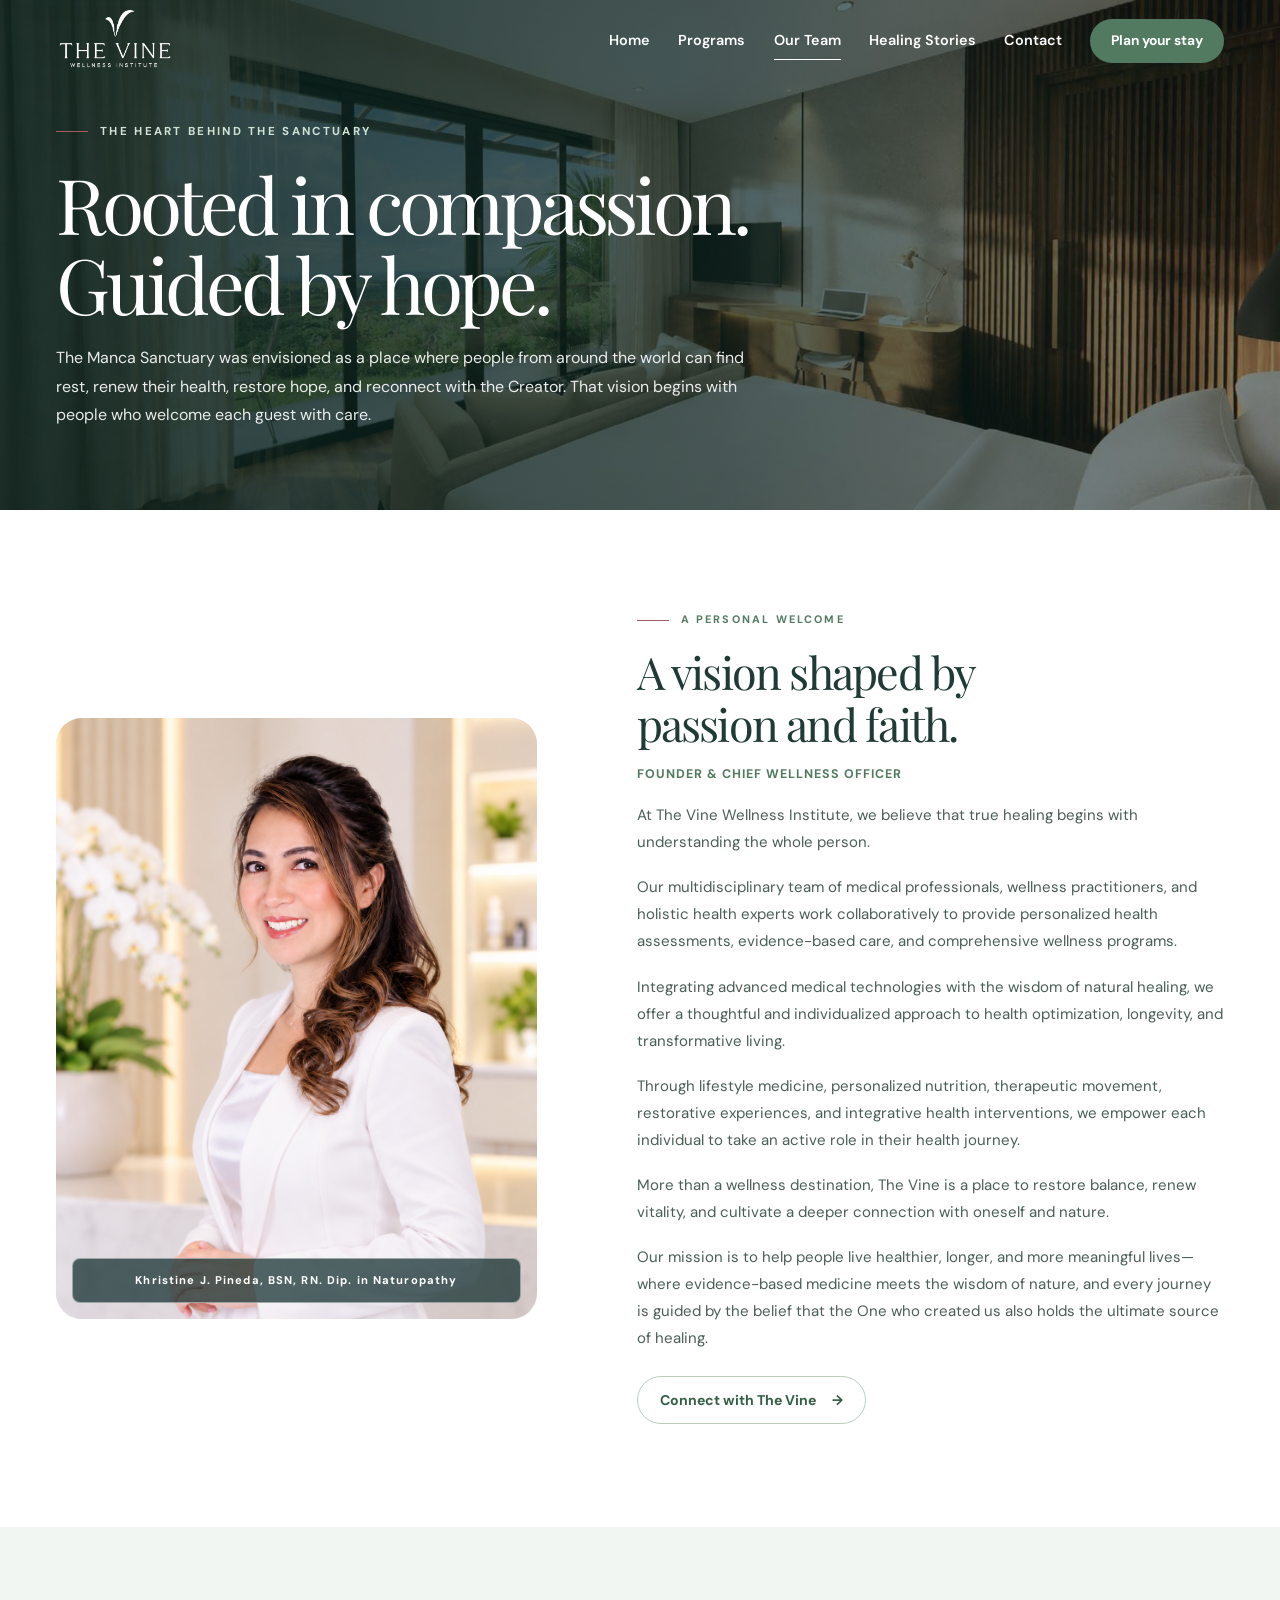
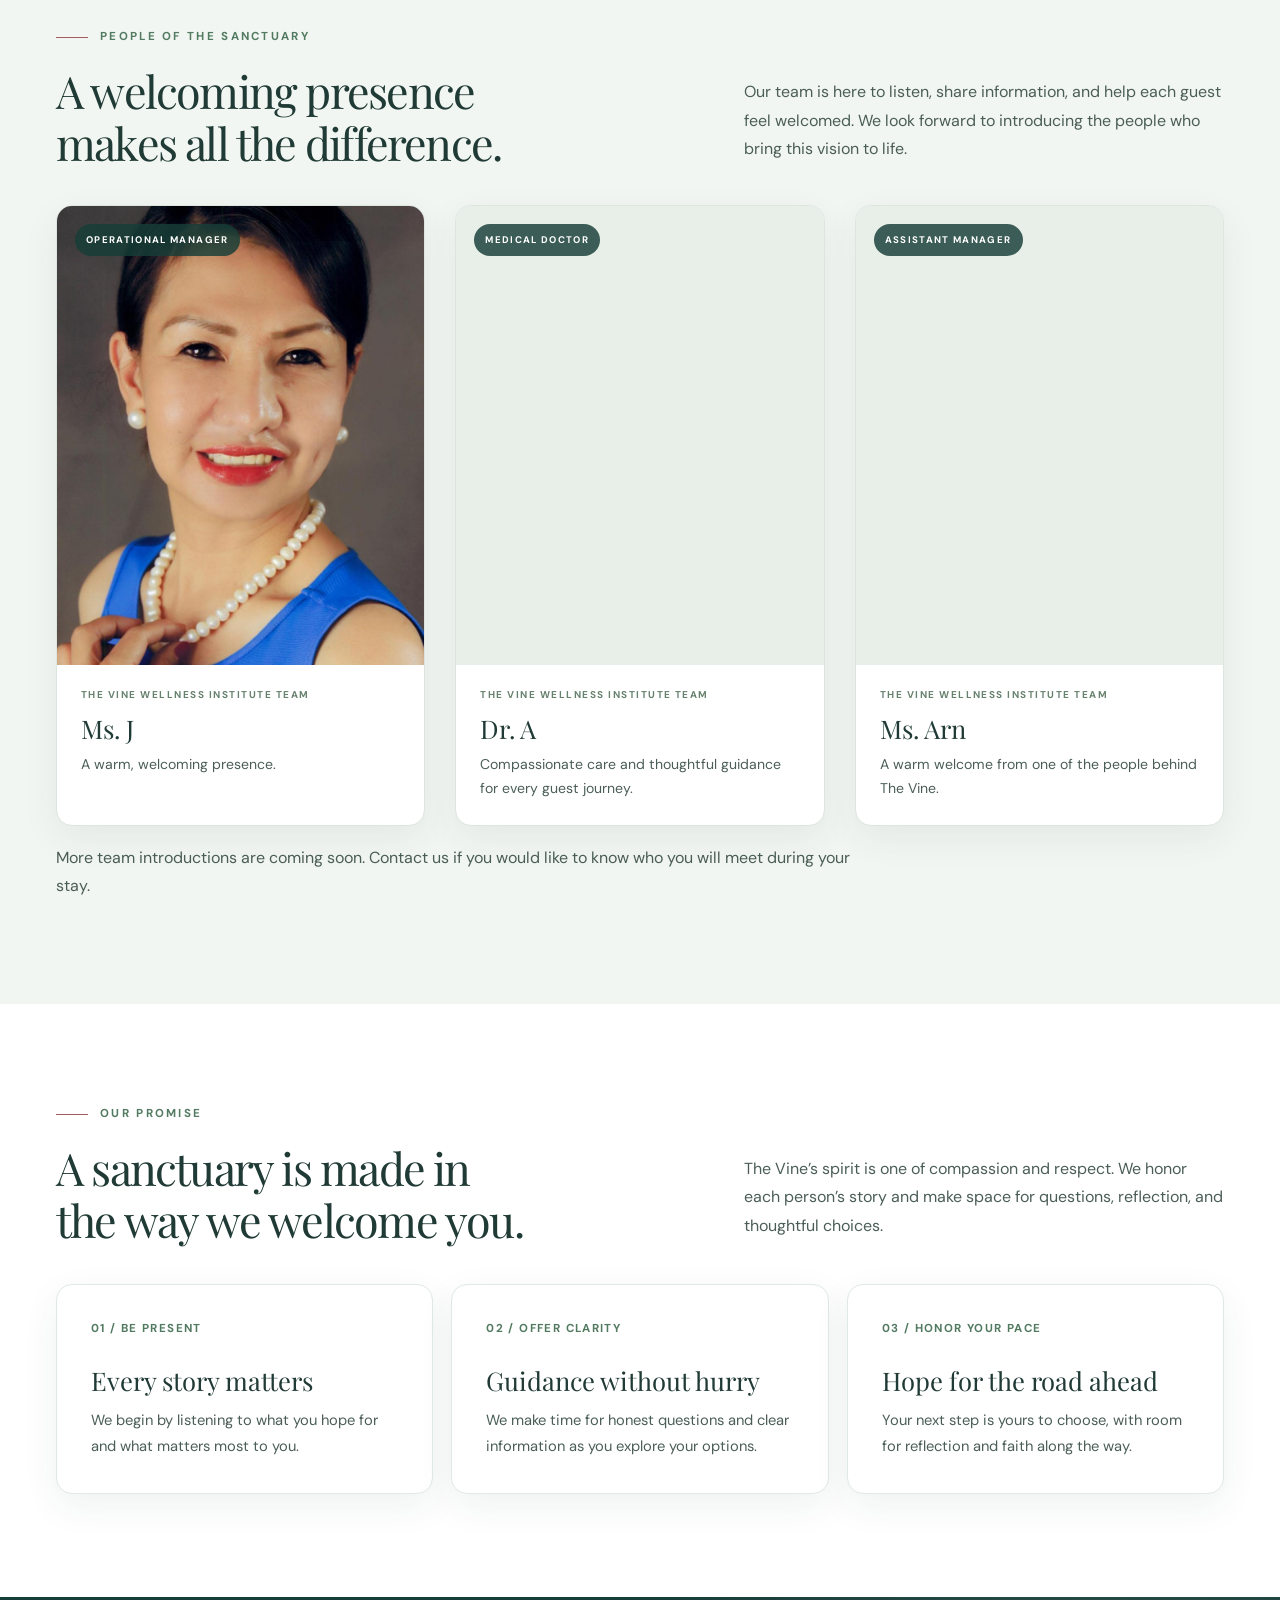
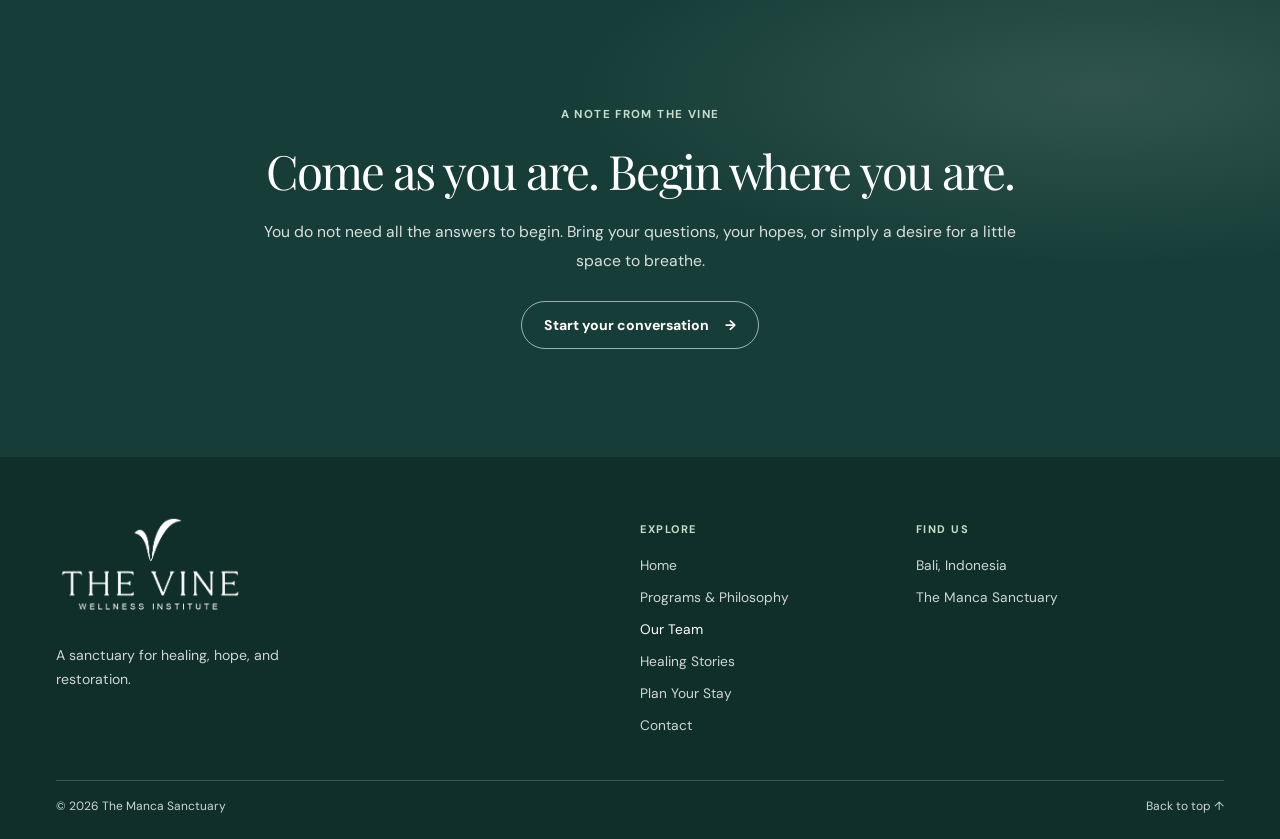
<file: team.html>
<!DOCTYPE html>
<html lang="en">
<head>
  <meta charset="UTF-8">
  <meta name="viewport" content="width=device-width, initial-scale=1.0">
  <meta name="description" content="Meet the people, purpose, and faith-rooted vision behind The Manca Sanctuary in Bali.">
  <meta name="theme-color" content="#173d38">
  <meta property="og:type" content="website">
  <meta property="og:site_name" content="The Manca Sanctuary">
  <meta property="og:title" content="Our Story | The Manca Sanctuary">
  <meta property="og:description" content="Discover the people and purpose behind The Manca Sanctuary&rsquo;s vision for healing, hope, and restoration.">
  <meta property="og:image" content="images/the-vine-resort.png">
  <meta property="og:image:alt" content="The Manca Sanctuary in Bali">
  <title>Our Story | The Manca Sanctuary</title>
  <link rel="icon" href="images/the_vine_wellness_no_words.png">
  <link rel="preconnect" href="https://fonts.googleapis.com">
  <link rel="preconnect" href="https://fonts.gstatic.com" crossorigin>
  <link href="https://fonts.googleapis.com/css2?family=DM+Sans:wght@400;500;600;700&family=Playfair+Display:ital,wght@0,400;1,400&display=swap" rel="stylesheet">
  <link rel="stylesheet" href="style.css">
</head>
<body>
  <a class="skip-link" href="#main-content">Skip to main content</a>
  <header class="site-header" id="site-header">
    <div class="container header-inner">
      <a class="brand" href="index.html" aria-label="The Manca Sanctuary home">
        <img src="images/the-vine-resort-light.png" alt="The Manca Sanctuary" class="navbar-logo" width="415" height="224">
      </a>
      <nav class="desktop-nav" id="main-nav" aria-label="Primary navigation">
        <a href="index.html">Home</a>
        <a href="treatments.html">Programs</a>
        <a href="team.html" aria-current="page">Our Team</a>
        <a href="healing-stories.html">Healing Stories</a>
        <a href="contact.html">Contact</a>
        <a class="button button--primary button--small" href="booking.html">Plan your stay</a>
      </nav>
      <button class="menu-toggle" id="menu-toggle" type="button" aria-label="Open navigation" aria-controls="main-nav" aria-expanded="false">
        <span aria-hidden="true"></span><span aria-hidden="true"></span><span aria-hidden="true"></span>
      </button>
    </div>
  </header>

  <main class="page-main" id="main-content" tabindex="-1">
    <section class="page-heading page-heading--team" aria-labelledby="page-title">
      <div class="container">
        <p class="eyebrow eyebrow-dark"><span aria-hidden="true"></span> THE HEART BEHIND THE SANCTUARY</p>
        <h1 id="page-title">Rooted in compassion. Guided by hope.</h1>
        <p class="section-intro">The Manca Sanctuary was envisioned as a place where people from around the world can find rest, renew their health, restore hope, and reconnect with the Creator. That vision begins with people who welcome each guest with care.</p>
      </div>
    </section>
    <!-- <section class="director-section" aria-labelledby="sanctuary-director-title">
      <div class="container director-layout">
        <div class="director-portrait">
          <img src="images/director_Nyoman Tjager_pic.jpeg" alt="Portrait of Mr I Nyoman Tjager, Director of The Manca Sanctuary" width="1024" height="1536" loading="lazy" decoding="async">
          <span class="director-portrait-caption">Mr I Nyoman Tjager</span>
        </div>
        <div class="director-bio">
          <p class="eyebrow eyebrow-dark"><span aria-hidden="true"></span> A WARM WELCOME</p>
          <h2 id="sanctuary-director-title">Welcome to The Manca Sanctuary.</h2>
          <p class="director-role">Co-Founder &middot; The Manca Sanctuary</p>
          <p>Nyoman Tjager is an Indonesian citizen and native of Tabanan, Bali, with an exceptional academic and professional background spanning law, economics, and corporate governance. He holds a Bachelor's Degree in Commercial Law from Gadjah Mada University (1976), a Master of Economics from Fordham University, New York (1987), and a Doctoral Degree in Law from Gadjah Mada University (2003).
As President Commissioner.</p>
<p> Nyoman Tjager will provide strategic governance oversight, leverage his government and private sector networks to facilitate permits and community integration, and ensure the business operates in full compliance with Indonesian law.</p>
        </div>
      </div>
    </section> -->
    <section class="director-section" aria-labelledby="director-title">
      <div class="container director-layout">
        <div class="director-portrait">
          <img src="images/director_Ms K_The Vine.png" alt="Portrait of The Vine Wellness Institute director, Khristine J. Pineda" width="1122" height="1402" loading="lazy" decoding="async">
          <span class="director-portrait-caption">Khristine J. Pineda, BSN, RN. Dip. in Naturopathy</span>
        </div>
        <div class="director-bio">
          <p class="eyebrow eyebrow-dark"><span aria-hidden="true"></span> A PERSONAL WELCOME</p>
          <h2 id="director-title">A vision shaped by passion and faith.</h2>
          <p class="director-role">Founder &amp; Chief Wellness Officer</p>
          <p>At The Vine Wellness Institute, we believe that true healing begins with understanding the whole person.</p>
          <p>Our multidisciplinary team of medical professionals, wellness practitioners, and holistic health experts work collaboratively to provide personalized health assessments, evidence-based care, and comprehensive wellness programs.</p>
          <p>Integrating advanced medical technologies with the wisdom of natural healing, we offer a thoughtful and individualized approach to health optimization, longevity, and transformative living.</p>
          <!-- <p>Nestled in the serene natural beauty of Tabanan, Bali, The Vine Wellness Institute is a sanctuary where science, nature, and compassionate care come together. 
</p> -->
          <!-- <p>Our carefully curated wellness programs are inspired by the six pillars of Lifestyle Medicine—whole-food nutrition, physical activity, restorative sleep, stress management, positive social connection, and avoidance of harmful substances.</p> -->
          <p>Through lifestyle medicine, personalized nutrition, therapeutic movement, restorative experiences, and integrative health interventions, we empower each individual to take an active role in their health journey.
</p>
<p>More than a wellness destination, The Vine is a place to restore balance, renew vitality, and cultivate a deeper connection with oneself and nature.</p>
<p>Our mission is to help people live healthier, longer, and more meaningful lives—where evidence-based medicine meets the wisdom of nature, and every journey is guided by the belief that the One who created us also holds the ultimate source of healing.</p>
          <a class="button button--outline" href="contact.html">Connect with The Vine <span aria-hidden="true">&rarr;</span></a>
        </div>
      </div>
    </section>
    <section class="page-section page-section--tint team-profiles-section" aria-labelledby="team-profiles-title">
      <div class="container">
        <div class="section-heading">
          <div>
            <p class="eyebrow eyebrow-dark"><span aria-hidden="true"></span> PEOPLE OF THE SANCTUARY</p>
            <h2 id="team-profiles-title">A welcoming presence makes all the difference.</h2>
          </div>
          <p class="section-intro">Our team is here to listen, share information, and help each guest feel welcomed. We look forward to introducing the people who bring this vision to life.</p>
        </div>
        <div class="team-profile-grid">
          <article class="team-profile-card">
            <div class="team-profile-photo">
              <img src="images/TEAM_Ms J.jpeg" alt="Portrait of Ms. J, a member of THE VINE WELLNESS INSTITUTE TEAM" width="768" height="1152" loading="lazy" decoding="async">
              <span class="team-profile-photo__label">OPERATIONAL MANAGER</span>
            </div>
            <p class="team-index">THE VINE WELLNESS INSTITUTE TEAM</p>
            <h3>Ms. J</h3>
            <p>A warm, welcoming presence.</p>
          </article>
          <article class="team-profile-card">
            <div class="team-profile-photo">
              <!-- <img src="images/TEAM_Dr. A.jpeg" alt="Portrait of Dr. A, a member of THE VINE WELLNESS INSTITUTE TEAM" width="1000" height="1000" loading="lazy" decoding="async"> -->
              <span class="team-profile-photo__label">MEDICAL DOCTOR</span>
            </div>
            <p class="team-index">THE VINE WELLNESS INSTITUTE TEAM</p>
            <h3>Dr. A</h3>
            <p>Compassionate care and thoughtful guidance for every guest journey.</p>
          </article>
          <article class="team-profile-card">
            <div class="team-profile-photo">
              <!-- <img src="images/TEAM_Mr G.jpeg" alt="Portrait of Mr. G, a member of THE VINE WELLNESS INSTITUTE TEAM" width="500" height="499" loading="lazy" decoding="async"> -->
              <span class="team-profile-photo__label">ASSISTANT MANAGER</span>
            </div>
            <p class="team-index">THE VINE WELLNESS INSTITUTE TEAM</p>
            <h3>Ms. Arn</h3>
            <p>A warm welcome from one of the people behind The Vine.</p>
          </article>
        </div>
        <p class="section-intro">More team introductions are coming soon. Contact us if you would like to know who you will meet during your stay.</p>
      </div>
    </section>

    <section class="page-section" aria-labelledby="care-in-practice-title">
      <div class="container">
        <div class="section-heading">
          <div>
            <p class="eyebrow eyebrow-dark"><span aria-hidden="true"></span> OUR PROMISE</p>
            <h2 id="care-in-practice-title">A sanctuary is made in the way we welcome you.</h2>
          </div>
          <p class="section-intro">The Vine&rsquo;s spirit is one of compassion and respect. We honor each person&rsquo;s story and make space for questions, reflection, and thoughtful choices.</p>
        </div>
        <div class="story-grid">
          <article class="story-card">
            <span class="team-index">01 / BE PRESENT</span>
            <h3>Every story matters</h3>
            <p>We begin by listening to what you hope for and what matters most to you.</p>
          </article>
          <article class="story-card">
            <span class="team-index">02 / OFFER CLARITY</span>
            <h3>Guidance without hurry</h3>
            <p>We make time for honest questions and clear information as you explore your options.</p>
          </article>
          <article class="story-card">
            <span class="team-index">03 / HONOR YOUR PACE</span>
            <h3>Hope for the road ahead</h3>
            <p>Your next step is yours to choose, with room for reflection and faith along the way.</p>
          </article>
        </div>
      </div>
    </section>
    <section class="team-note-section" aria-labelledby="team-note-title">
      <div class="container team-note">
        <span class="team-index">A NOTE FROM THE VINE</span>
        <h2 id="team-note-title">Come as you are. Begin where you are.</h2>
        <p>You do not need all the answers to begin. Bring your questions, your hopes, or simply a desire for a little space to breathe.</p>
        <a class="button button--outline" href="contact.html">Start your conversation <span aria-hidden="true">&rarr;</span></a>
      </div>
    </section>
  </main>

  <footer class="site-footer">
    <div class="container">
      <div class="footer-main">
        <div class="footer-brand-block">
          <a class="footer-brand" href="index.html"><img src="images/the-vine-resort-light.png" alt="The Vine Wellness Institute" class="footer-logo" width="415" height="224"></a>
          <p>A sanctuary for healing, hope, and restoration.</p>
        </div>
        <nav class="footer-nav" aria-label="Footer navigation">
          <h2>Explore</h2>
          <a href="index.html">Home</a>
          <a href="treatments.html">Programs &amp; Philosophy</a>
          <a href="team.html" aria-current="page">Our Team</a>
          <a href="healing-stories.html">Healing Stories</a>
          <a href="booking.html">Plan Your Stay</a>
          <a href="contact.html">Contact</a>
        </nav>
        <div class="footer-location">
          <h2>Find us</h2>
          <p>Bali, Indonesia</p>
          <p>The Manca Sanctuary</p>
        </div>
      </div>
      <div class="footer-bottom">
        <span>&copy; 2026 The Manca Sanctuary</span>
        <a href="#main-content">Back to top <span aria-hidden="true">&uarr;</span></a>
      </div>
    </div>
  </footer>
  <script src="site.js"></script>
</body>
</html>
</file>
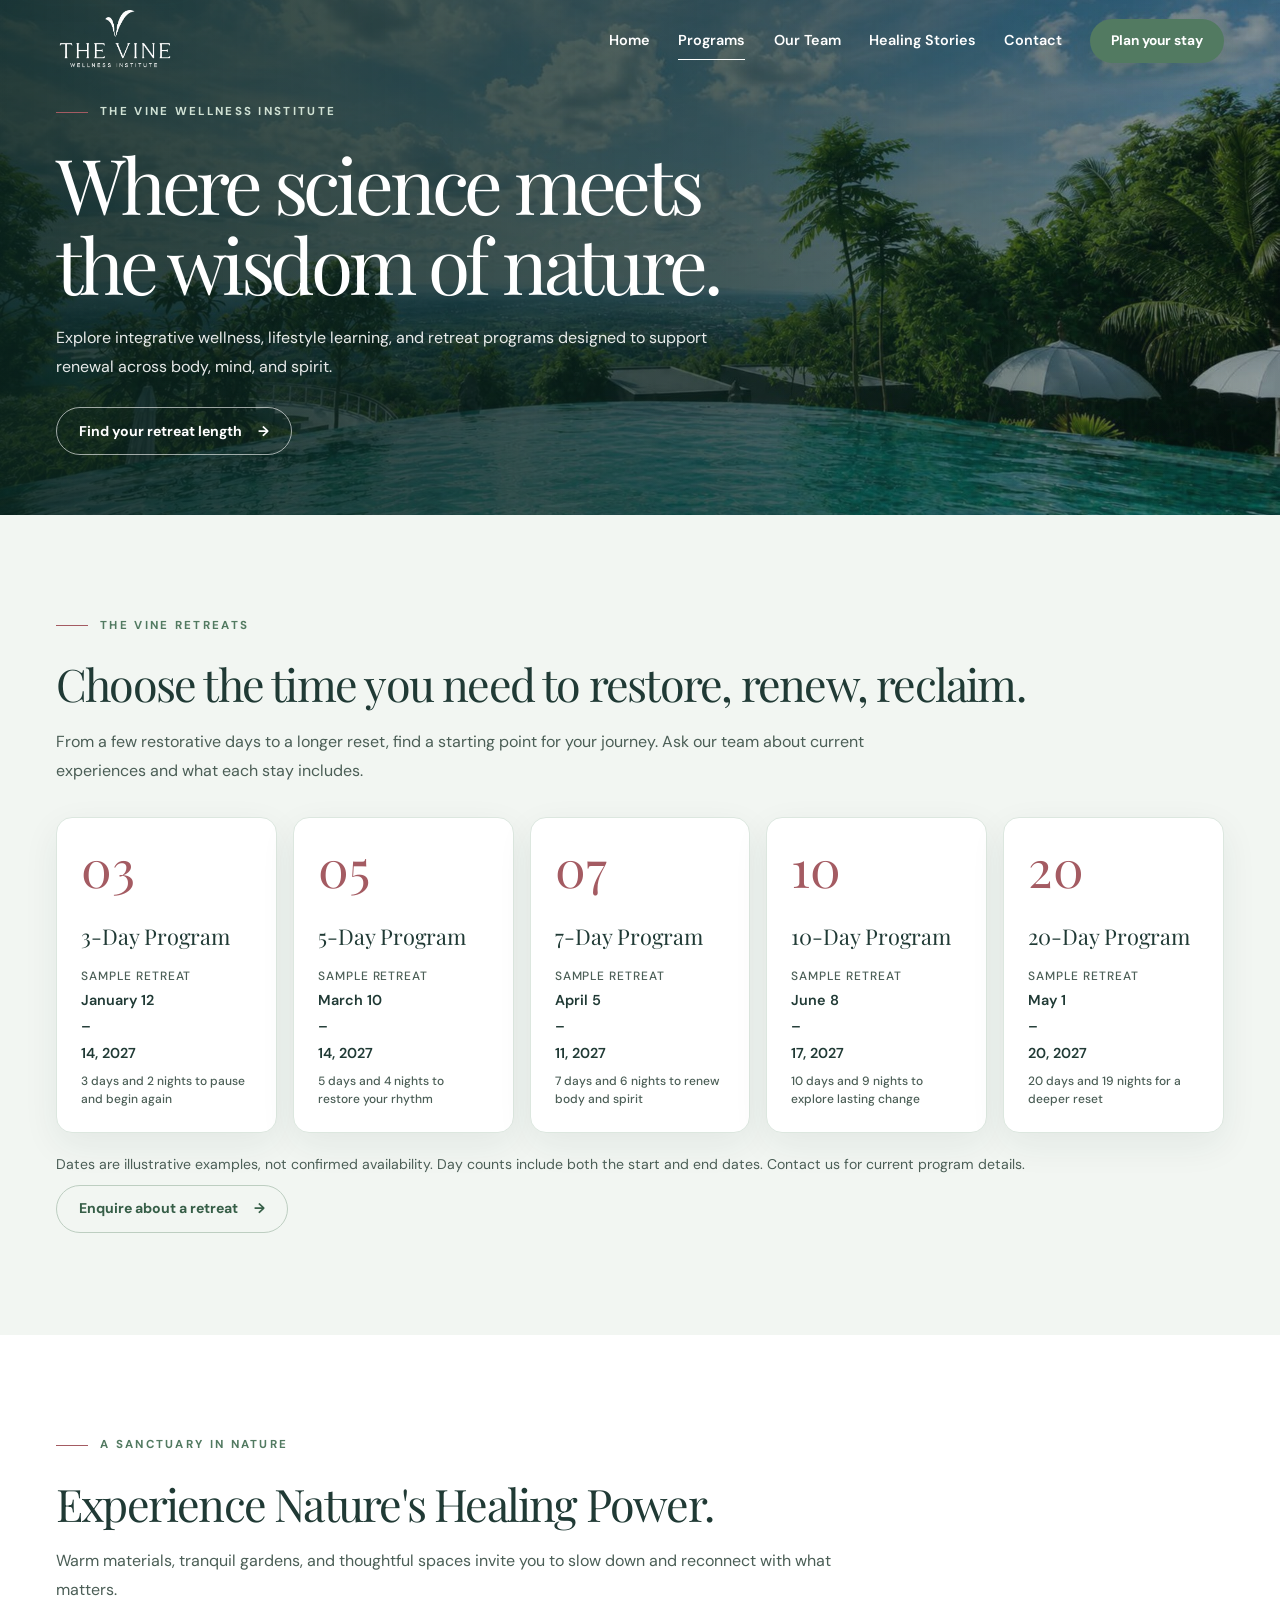
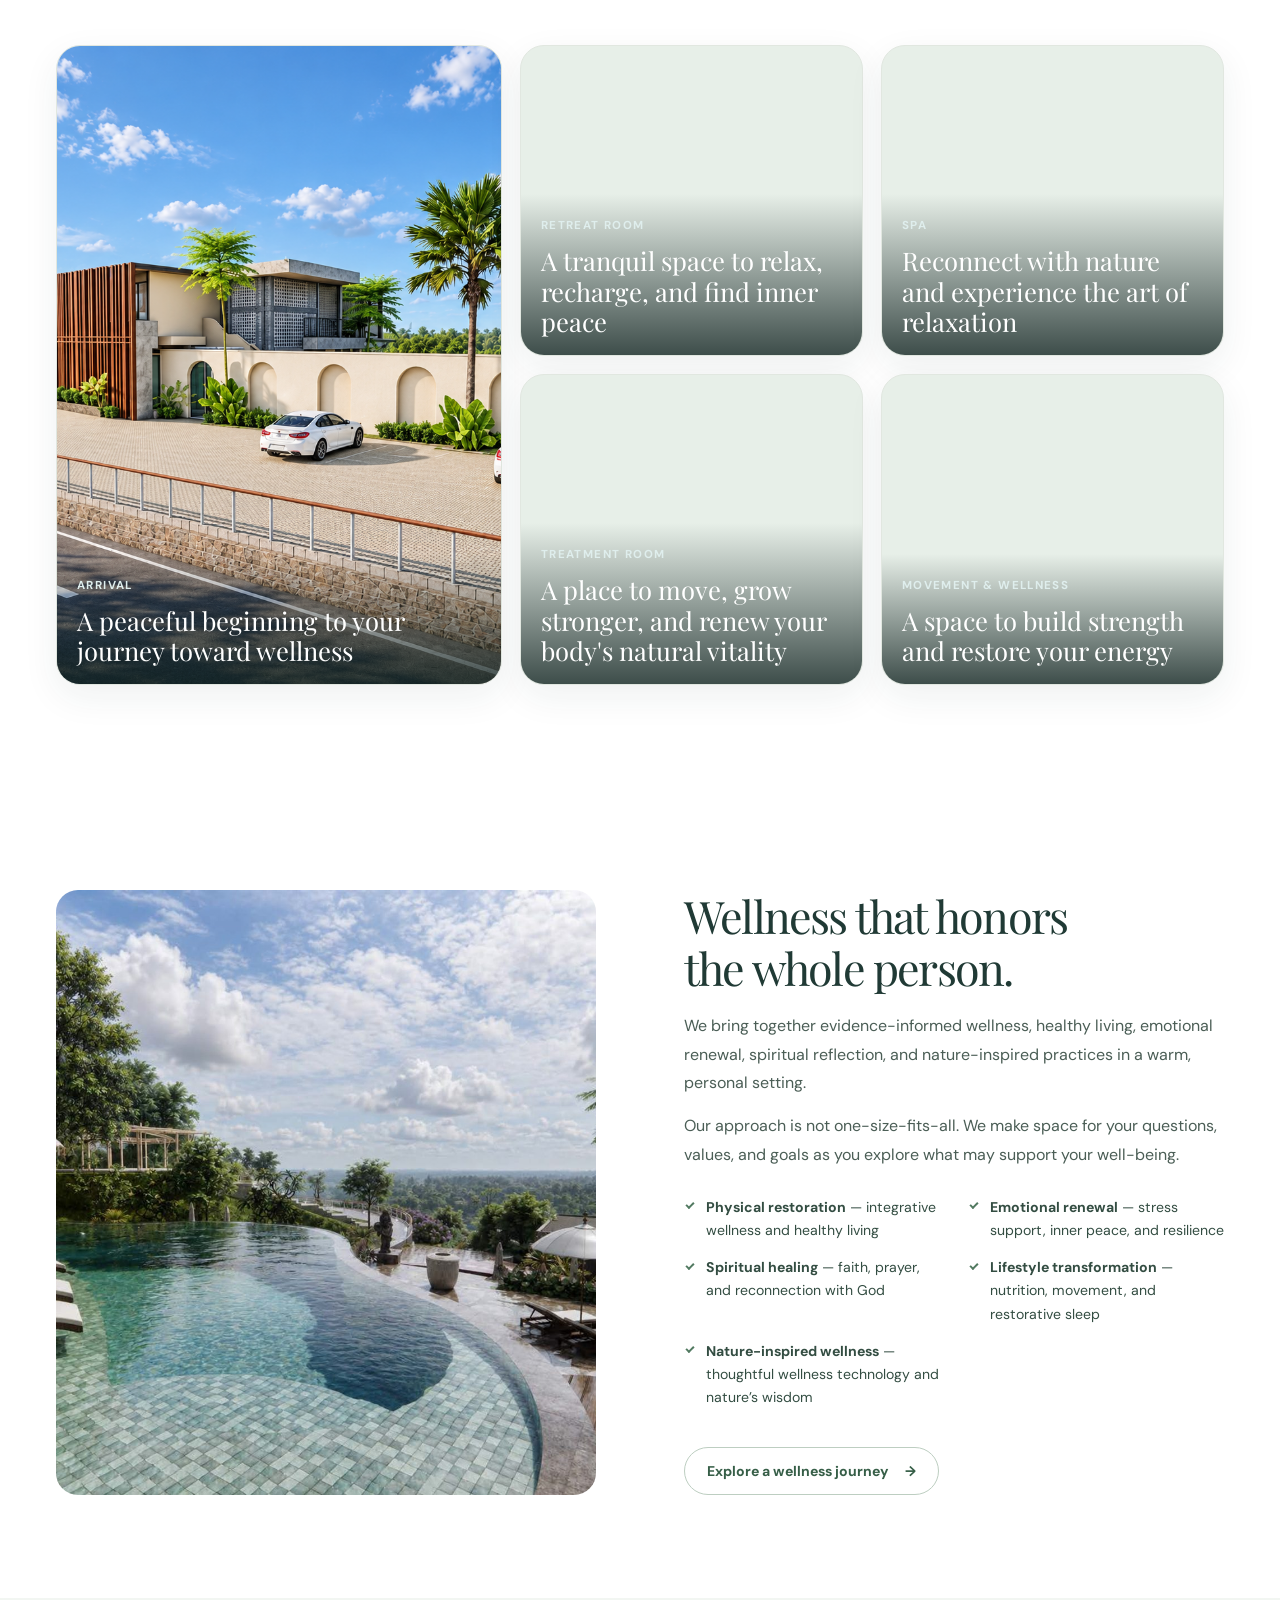
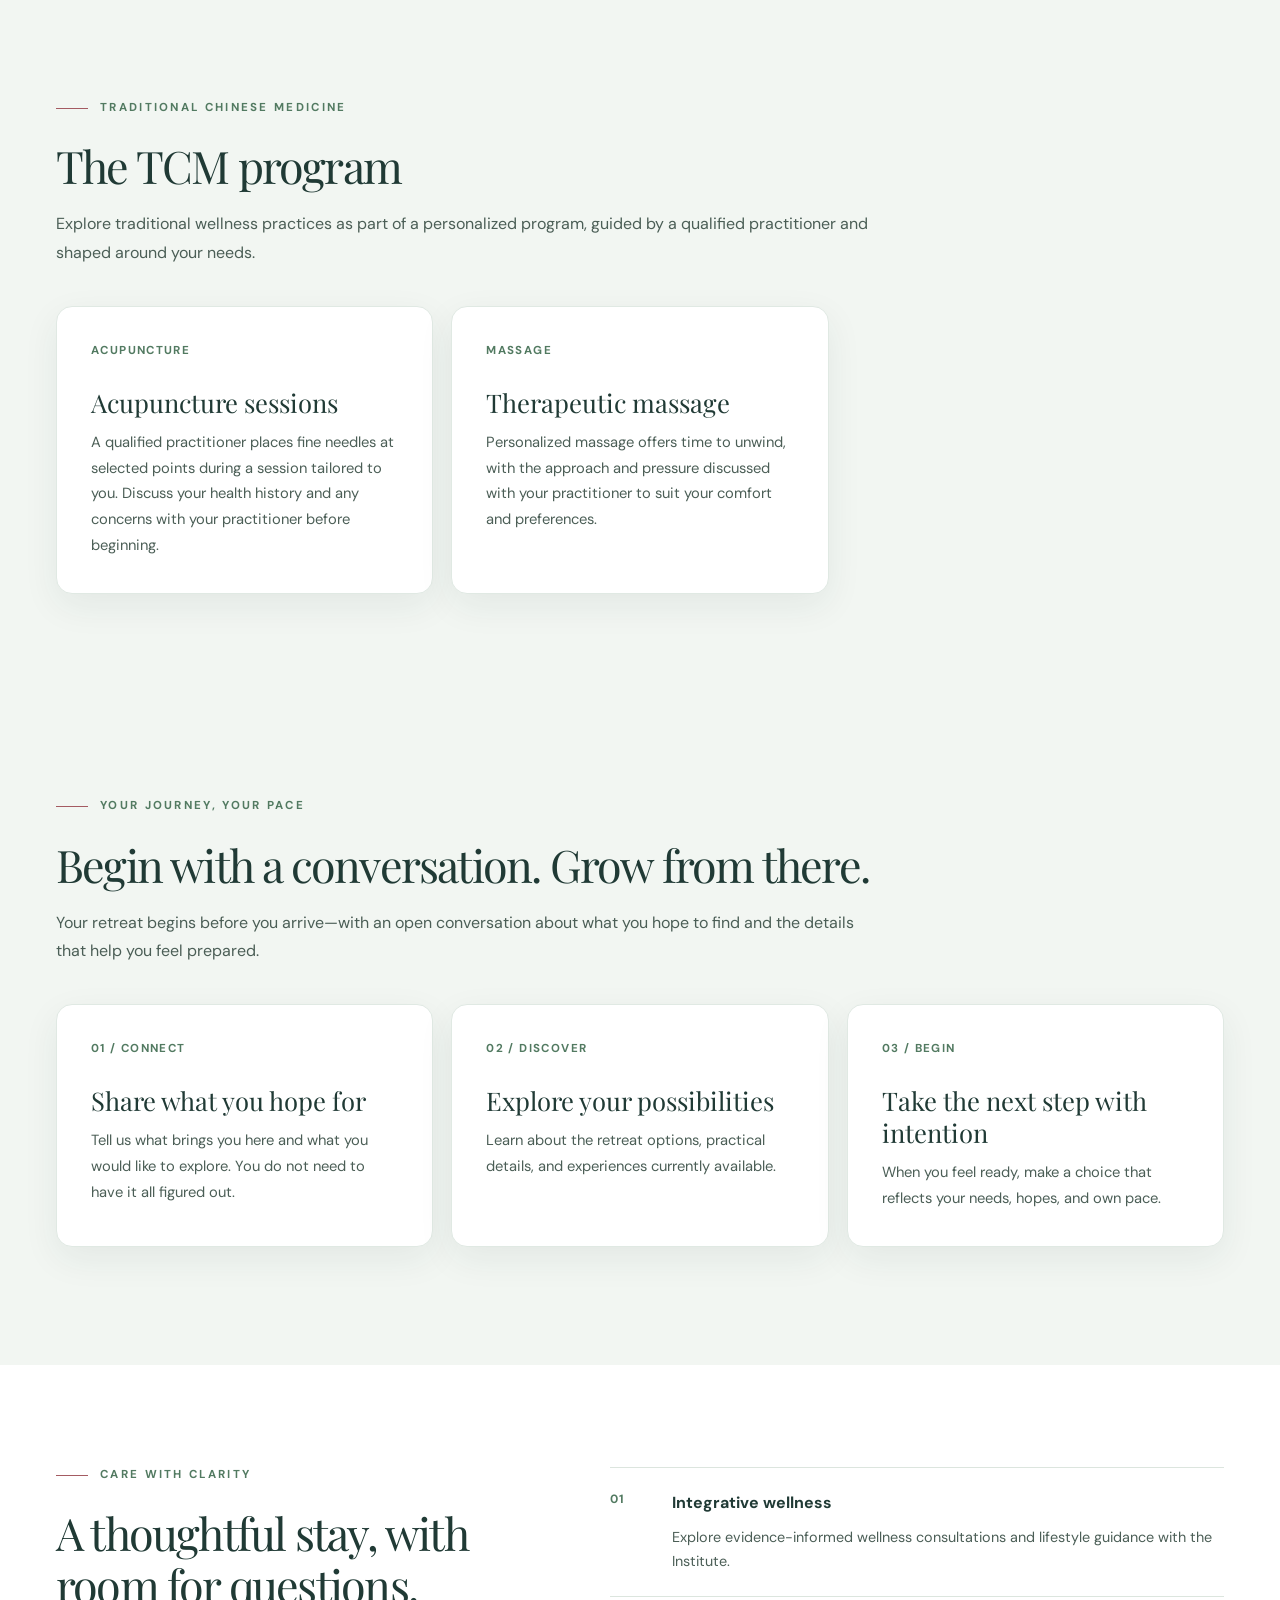
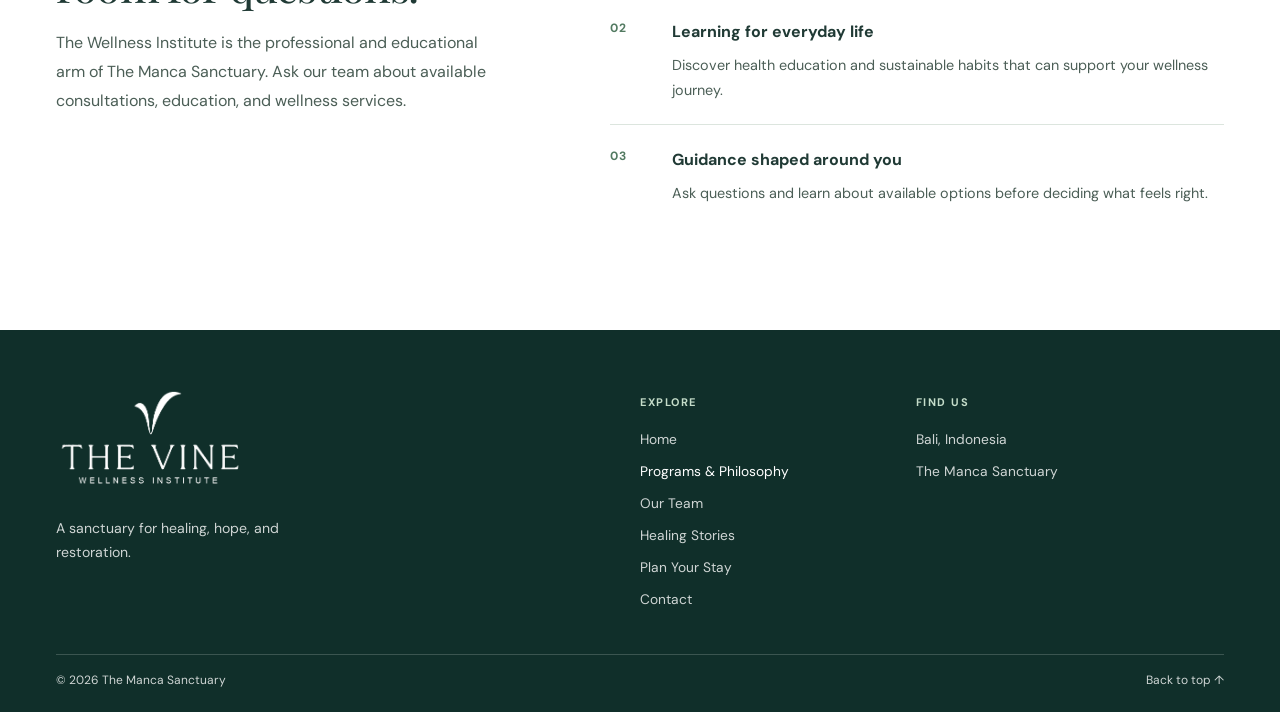
<file: treatments.html>
<!DOCTYPE html>
<html lang="en">
<head>
  <meta charset="UTF-8">
  <meta name="viewport" content="width=device-width, initial-scale=1.0">
  <meta name="description" content="Explore The Manca Sanctuary's integrative wellness philosophy and sample restorative program lengths in Bali.">
  <meta name="theme-color" content="#173d38">
  <meta property="og:type" content="website">
  <meta property="og:site_name" content="The Manca Sanctuary">
  <meta property="og:title" content="Programs & Philosophy | The Manca Sanctuary">
  <meta property="og:description" content="Explore a whole-person approach to wellness, with restorative programs shaped around body, mind, and spirit.">
  <meta property="og:image" content="images/the-vine-resort.png">
  <meta property="og:image:alt" content="The Manca Sanctuary in Bali">
  <title>Programs &amp; Philosophy | The Manca Sanctuary</title>
  <link rel="icon" href="images/the_vine_wellness_no_words.png">
  <link rel="preconnect" href="https://fonts.googleapis.com">
  <link rel="preconnect" href="https://fonts.gstatic.com" crossorigin>
  <link href="https://fonts.googleapis.com/css2?family=DM+Sans:wght@400;500;600;700&family=Playfair+Display:ital,wght@0,400;1,400&display=swap" rel="stylesheet">
  <link rel="stylesheet" href="style.css">
</head>
<body>
  <a class="skip-link" href="#main-content">Skip to main content</a>
  <header class="site-header" id="site-header">
    <div class="container header-inner">
      <a class="brand" href="index.html" aria-label="The Manca Sanctuary home">
        <img src="images/the-vine-resort-light.png" alt="The Manca Sanctuary" class="navbar-logo" width="415" height="224">
      </a>
      <nav class="desktop-nav" id="main-nav" aria-label="Primary navigation">
        <a href="index.html">Home</a>
        <a href="treatments.html" aria-current="page">Programs</a>
        <a href="team.html">Our Team</a>
        <a href="healing-stories.html">Healing Stories</a>
        <a href="contact.html">Contact</a>
        <a class="button button--primary button--small" href="booking.html">Plan your stay</a>
      </nav>
      <button class="menu-toggle" id="menu-toggle" type="button" aria-label="Open navigation" aria-controls="main-nav" aria-expanded="false">
        <span aria-hidden="true"></span><span aria-hidden="true"></span><span aria-hidden="true"></span>
      </button>
    </div>
  </header>

  <main class="page-main" id="main-content" tabindex="-1">
    <section class="page-heading page-heading--treatments" aria-labelledby="page-title">
      <div class="container">
        <p class="eyebrow eyebrow-dark"><span aria-hidden="true"></span> THE VINE WELLNESS INSTITUTE</p>
        <h1 id="page-title">Where science meets the wisdom of nature.</h1>
        <p class="section-intro">Explore integrative wellness, lifestyle learning, and retreat programs designed to support renewal across body, mind, and spirit.</p>
        <a class="button button--outline" href="#programs">Find your retreat length <span aria-hidden="true">&rarr;</span></a>
      </div>
    </section>
    <section class="page-section page-section--tint program-section" id="programs" aria-labelledby="programs-title">
      <div class="container">
        <p class="eyebrow eyebrow-dark"><span aria-hidden="true"></span> THE VINE RETREATS</p>
        <h2 id="programs-title">Choose the time you need to restore, renew, reclaim.</h2>
        <p class="section-intro">From a few restorative days to a longer reset, find a starting point for your journey. Ask our team about current experiences and what each stay includes.</p>
        <ul class="program-grid" aria-label="Sample retreat program durations">
          <li class="program-card">
            <span class="program-card__number" aria-hidden="true">03</span>
            <h3>3-Day Program</h3>
            <p class="program-dates"><span>Sample retreat</span><time datetime="2027-01-12">January 12</time>&ndash;<time datetime="2027-01-14">14, 2027</time><small>3 days and 2 nights to pause and begin again</small></p>
          </li>
          <li class="program-card">
            <span class="program-card__number" aria-hidden="true">05</span>
            <h3>5-Day Program</h3>
            <p class="program-dates"><span>Sample retreat</span><time datetime="2027-03-10">March 10</time>&ndash;<time datetime="2027-03-14">14, 2027</time><small>5 days and 4 nights to restore your rhythm</small></p>
          </li>
          <li class="program-card">
            <span class="program-card__number" aria-hidden="true">07</span>
            <h3>7-Day Program</h3>
            <p class="program-dates"><span>Sample retreat</span><time datetime="2027-04-05">April 5</time>&ndash;<time datetime="2027-04-11">11, 2027</time><small>7 days and 6 nights to renew body and spirit</small></p>
          </li>
          <li class="program-card">
            <span class="program-card__number" aria-hidden="true">10</span>
            <h3>10-Day Program</h3>
            <p class="program-dates"><span>Sample retreat</span><time datetime="2027-06-08">June 8</time>&ndash;<time datetime="2027-06-17">17, 2027</time><small>10 days and 9 nights to explore lasting change</small></p>
          </li>
          <li class="program-card">
            <span class="program-card__number" aria-hidden="true">20</span>
            <h3>20-Day Program</h3>
            <p class="program-dates"><span>Sample retreat</span><time datetime="2027-05-01">May 1</time>&ndash;<time datetime="2027-05-20">20, 2027</time><small>20 days and 19 nights for a deeper reset</small></p>
          </li>
        </ul>
        <p class="program-note">Dates are illustrative examples, not confirmed availability. Day counts include both the start and end dates. Contact us for current program details.</p>
        <a class="button button--outline" href="contact.html">Enquire about a retreat <span aria-hidden="true">&rarr;</span></a>
      </div>
    </section>
    <section class="page-section" aria-labelledby="spaces-title">
      <div class="container">
        <p class="eyebrow eyebrow-dark"><span aria-hidden="true"></span> A SANCTUARY IN NATURE</p>
        <h2 id="spaces-title">Experience Nature's Healing Power.</h2>
        <p class="section-intro">Warm materials, tranquil gardens, and thoughtful spaces invite you to slow down and reconnect with what matters.</p>

        <div class="image-gallery" aria-label="The Vine wellness spaces and ambience">
          <article class="gallery-card gallery-card--feature">
            <img src="images/Modern Luxury Building and Palm-Lined Plaza.png" alt="Modern sanctuary building with a palm-lined plaza in Bali" loading="lazy" decoding="async" width="1200" height="900">
            <div class="gallery-card__content">
              <span class="team-index">ARRIVAL</span>
              <h3>A peaceful beginning to your journey toward wellness</h3>
            </div>
          </article>
          <article class="gallery-card">
            <img src="images/Modern Luxury Twin-Bedroom Retreat.png" alt="Modern luxury twin-bedroom retreat with warm wood finishes and panoramic windows" loading="lazy" decoding="async" width="900" height="900">
            <div class="gallery-card__content">
              <span class="team-index">RETREAT ROOM</span>
              <h3>A tranquil space to relax, recharge, and find inner peace</h3>
            </div>
          </article>
          <article class="gallery-card">
            <img src="images/Serene Luxury Spa Garden Retreat.png" alt="Serene luxury spa garden retreat with open glass wall and tropical landscaping" loading="lazy" decoding="async" width="900" height="900">
            <div class="gallery-card__content">
              <span class="team-index">SPA</span>
              <h3>Reconnect with nature and experience the art of relaxation</h3>
            </div>
          </article>
          <article class="gallery-card">
            <img src="images/Tropical Spa Through Glass Facade.png" alt="Tropical spa interior seen through glass facade with lush greenery" loading="lazy" decoding="async" width="1200" height="900">
            <div class="gallery-card__content">
              <span class="team-index">TREATMENT ROOM</span>
              <h3> A place to move, grow stronger, and renew your body's natural vitality</h3>
            </div>
          </article>
          <article class="gallery-card">
            <img src="images/gym_picture.jpg" alt="Fitness gym with treadmills and exercise bikes overlooking tropical greenery" loading="lazy" decoding="async" width="3000" height="1688">
            <div class="gallery-card__content">
              <span class="team-index">MOVEMENT &amp; WELLNESS</span>
              <h3>A space to build strength and restore your energy</h3>
            </div>
          </article>
        </div>
      </div>
    </section>
    <section class="page-section" aria-labelledby="philosophy-title">
      <div class="container page-content-grid">
        <img src="images/optimized/Wellness_Manca_Resort_1.jpg" alt="A peaceful resort pool surrounded by tropical greenery in Bali" class="philosophy-image" width="1920" height="1080" loading="lazy" decoding="async">
        <div>
          <h2 id="philosophy-title">Wellness that honors the whole person.</h2>
          <p class="section-intro">We bring together evidence-informed wellness, healthy living, emotional renewal, spiritual reflection, and nature-inspired practices in a warm, personal setting.</p>
          <p class="section-intro">Our approach is not one-size-fits-all. We make space for your questions, values, and goals as you explore what may support your well-being.</p>
          <ul class="features">
            <li><strong>Physical restoration</strong> &mdash; integrative wellness and healthy living</li>
            <li><strong>Emotional renewal</strong> &mdash; stress support, inner peace, and resilience</li>
            <li><strong>Spiritual healing</strong> &mdash; faith, prayer, and reconnection with God</li>
            <li><strong>Lifestyle transformation</strong> &mdash; nutrition, movement, and restorative sleep</li>
            <li><strong>Nature-inspired wellness</strong> &mdash; thoughtful wellness technology and nature&rsquo;s wisdom</li>
          </ul>
          <a class="button button--outline" href="booking.html">Explore a wellness journey <span aria-hidden="true">&rarr;</span></a>
        </div>
      </div>
    </section>
    <section class="page-section page-section--tint" aria-labelledby="tcm-title">
      <div class="container">
        <p class="eyebrow eyebrow-dark"><span aria-hidden="true"></span> TRADITIONAL CHINESE MEDICINE</p>
        <h2 id="tcm-title">The TCM program</h2>
        <p class="section-intro">Explore traditional wellness practices as part of a personalized program, guided by a qualified practitioner and shaped around your needs.</p>
        <div class="story-grid">
          <article class="story-card">
            <span class="team-index">ACUPUNCTURE</span>
            <h3>Acupuncture sessions</h3>
            <p>A qualified practitioner places fine needles at selected points during a session tailored to you. Discuss your health history and any concerns with your practitioner before beginning.</p>
          </article>
          <article class="story-card">
            <span class="team-index">MASSAGE</span>
            <h3>Therapeutic massage</h3>
            <p>Personalized massage offers time to unwind, with the approach and pressure discussed with your practitioner to suit your comfort and preferences.</p>
          </article>
        </div>
      </div>
    </section>
    
    <section class="page-section page-section--tint" aria-labelledby="visit-flow-title">
      <div class="container">
        <p class="eyebrow eyebrow-dark"><span aria-hidden="true"></span> YOUR JOURNEY, YOUR PACE</p>
        <h2 id="visit-flow-title">Begin with a conversation. Grow from there.</h2>
        <p class="section-intro">Your retreat begins before you arrive&mdash;with an open conversation about what you hope to find and the details that help you feel prepared.</p>
        <ol class="story-grid visit-flow">
          <li class="story-card">
            <span class="team-index">01 / CONNECT</span>
            <h3>Share what you hope for</h3>
            <p>Tell us what brings you here and what you would like to explore. You do not need to have it all figured out.</p>
          </li>
          <li class="story-card">
            <span class="team-index">02 / DISCOVER</span>
            <h3>Explore your possibilities</h3>
            <p>Learn about the retreat options, practical details, and experiences currently available.</p>
          </li>
          <li class="story-card">
            <span class="team-index">03 / BEGIN</span>
            <h3>Take the next step with intention</h3>
            <p>When you feel ready, make a choice that reflects your needs, hopes, and own pace.</p>
          </li>
        </ol>
      </div>
    </section>
    <section class="page-section" aria-labelledby="comfort-title">
      <div class="container comfort-panel">
        <div>
          <p class="eyebrow eyebrow-dark"><span aria-hidden="true"></span> CARE WITH CLARITY</p>
          <h2 id="comfort-title">A thoughtful stay, with room for questions.</h2>
          <p class="section-intro">The Wellness Institute is the professional and educational arm of The Manca Sanctuary. Ask our team about available consultations, education, and wellness services.</p>
        </div>
        <ul class="comfort-list">
          <li><span>01</span><div><strong>Integrative wellness</strong><p>Explore evidence-informed wellness consultations and lifestyle guidance with the Institute.</p></div></li>
          <li><span>02</span><div><strong>Learning for everyday life</strong><p>Discover health education and sustainable habits that can support your wellness journey.</p></div></li>
          <li><span>03</span><div><strong>Guidance shaped around you</strong><p>Ask questions and learn about available options before deciding what feels right.</p></div></li>
        </ul>
      </div>
    </section>
  </main>

  <footer class="site-footer">
    <div class="container">
      <div class="footer-main">
        <div class="footer-brand-block">
          <a class="footer-brand" href="index.html"><img src="images/the-vine-resort-light.png" alt="The Vine Wellness Institute" class="footer-logo" width="415" height="224"></a>
          <p>A sanctuary for healing, hope, and restoration.</p>
        </div>
        <nav class="footer-nav" aria-label="Footer navigation">
          <h2>Explore</h2>
          <a href="index.html">Home</a>
          <a href="treatments.html" aria-current="page">Programs &amp; Philosophy</a>
          <a href="team.html">Our Team</a>
          <a href="healing-stories.html">Healing Stories</a>
          <a href="booking.html">Plan Your Stay</a>
          <a href="contact.html">Contact</a>
        </nav>
        <div class="footer-location">
          <h2>Find us</h2>
          <p>Bali, Indonesia</p>
          <p>The Manca Sanctuary</p>
        </div>
      </div>
      <div class="footer-bottom">
        <span>&copy; 2026 The Manca Sanctuary</span>
        <a href="#main-content">Back to top <span aria-hidden="true">&uarr;</span></a>
      </div>
    </div>
  </footer>
  <script src="site.js"></script>
</body>
</html>
</file>
<file: style.css>
:root {
  color-scheme: light;
  --color-pine: #173d38;
  --color-pine-deep: #102f2a;
  --color-ink: #203a35;
  --color-body: #4b5e56;
  --color-sage: #6f8b73;
  --color-sage-light: #e7efe8;
  --color-rose: #a45b62;
  --color-blush: #f5e9e6;
  --color-cream: #fbfaf6;
  --color-white: #fff;
  --color-border: #dce5de;
  --font-body: "DM Sans", sans-serif;
  --font-display: "Playfair Display", Georgia, serif;
  --container: 1240px;
  --page-gutter: clamp(20px, 5vw, 56px);
  --section-space: clamp(64px, 8vw, 108px);
  --radius-card: 16px;
  --radius-image: 26px;
  --shadow-card: 0 12px 36px rgba(23, 61, 56, 0.07);
  --shadow-header: 0 8px 28px rgba(19, 47, 42, 0.09);
  --motion-fast: 180ms ease;
}

*,
*::before,
*::after {
  box-sizing: border-box;
}

html {
  scroll-behavior: smooth;
  scroll-padding-top: 100px;
}

body {
  min-width: 320px;
  margin: 0;
  color: var(--color-ink);
  background: var(--color-cream);
  font-family: var(--font-body);
  font-size: 16px;
  line-height: 1.65;
  -webkit-font-smoothing: antialiased;
  text-rendering: optimizeLegibility;
}

body,
button,
a {
  -webkit-tap-highlight-color: transparent;
}

img {
  display: block;
  max-width: 100%;
}

a {
  color: inherit;
  text-decoration: none;
}

button {
  font: inherit;
}

button,
a {
  touch-action: manipulation;
}

:focus-visible {
  outline: 3px solid var(--color-pine);
  outline-offset: 3px;
  box-shadow: 0 0 0 2px var(--color-white);
}

::selection {
  color: var(--color-white);
  background: var(--color-pine);
}

.container {
  width: min(calc(100% - var(--page-gutter) * 2), var(--container));
  margin-inline: auto;
}

.skip-link {
  position: fixed;
  top: 12px;
  left: 12px;
  z-index: 300;
  padding: 12px 18px;
  border-radius: 6px;
  color: var(--color-pine-deep);
  background: var(--color-white);
  box-shadow: var(--shadow-card);
  transform: translateY(-160%);
  transition: transform var(--motion-fast);
}

.skip-link:focus {
  transform: translateY(0);
}

h1,
h2,
h3,
p {
  margin-top: 0;
}

h1,
h2 {
  text-wrap: balance;
}

h1 {
  margin-bottom: 0;
  font-family: var(--font-display);
  font-size: clamp(3rem, 6vw, 5.75rem);
  font-weight: 400;
  letter-spacing: -0.055em;
  line-height: 1.04;
}

h1 em,
.philosophy-copy h2 em {
  color: #b7d0bc;
  font-weight: 400;
}

.eyebrow {
  display: flex;
  align-items: center;
  gap: 12px;
  margin: 0 0 24px;
  color: #d4e5d7;
  font-size: 0.72rem;
  font-weight: 700;
  letter-spacing: 0.2em;
  line-height: 1.4;
  text-transform: uppercase;
}

.eyebrow > span {
  display: inline-block;
  flex: 0 0 32px;
  width: 32px;
  height: 1px;
  background: currentColor;
}

.eyebrow-dark {
  color: #527a61;
}

.section-intro {
  max-width: 760px;
  margin: 20px 0 0;
  color: var(--color-body);
  font-size: 1rem;
  line-height: 1.8;
}

.button {
  display: inline-flex;
  min-height: 54px;
  align-items: center;
  justify-content: center;
  gap: 16px;
  padding: 13px 25px;
  border: 1px solid transparent;
  border-radius: 999px;
  font-size: 0.94rem;
  font-weight: 700;
  line-height: 1.3;
  text-align: center;
  transition:
    transform var(--motion-fast),
    color var(--motion-fast),
    background-color var(--motion-fast),
    border-color var(--motion-fast),
    box-shadow var(--motion-fast);
}

.button:hover {
  transform: translateY(-2px);
}

.button--primary {
  color: var(--color-white);
  background: #527a61;
  box-shadow: 0 8px 20px rgba(35, 75, 52, 0.16);
}

.button--primary:hover {
  background: #3d684f;
  box-shadow: 0 12px 26px rgba(35, 75, 52, 0.23);
}

.button--glass {
  color: var(--color-white);
  border-color: rgba(255, 255, 255, 0.42);
  background: rgba(255, 255, 255, 0.12);
  backdrop-filter: blur(12px);
}

.button--glass:hover {
  background: rgba(255, 255, 255, 0.2);
}

.button--outline {
  min-height: 48px;
  padding: 11px 22px;
  color: #365e47;
  border-color: #bdcec1;
  background: transparent;
  font-size: 0.88rem;
}

.button--outline:hover {
  border-color: #527a61;
  background: var(--color-sage-light);
}

.button--small {
  min-height: 44px;
  padding: 10px 20px;
  font-size: 0.86rem;
}

.visually-hidden {
  position: absolute;
  width: 1px;
  height: 1px;
  padding: 0;
  overflow: hidden;
  clip: rect(0, 0, 0, 0);
  white-space: nowrap;
  clip-path: inset(50%);
}

.sound-toggle {
  position: fixed;
  z-index: 110;
  right: max(24px, env(safe-area-inset-right));
  bottom: max(24px, env(safe-area-inset-bottom));
  display: inline-flex;
  min-height: 50px;
  align-items: center;
  gap: 10px;
  padding: 11px 18px;
  border: 1px solid rgba(255, 255, 255, 0.72);
  border-radius: 999px;
  color: var(--color-white);
  background: rgba(23, 61, 56, 0.94);
  box-shadow: 0 8px 26px rgba(16, 47, 42, 0.24);
  cursor: pointer;
  backdrop-filter: blur(12px);
  transition:
    background-color var(--motion-fast),
    box-shadow var(--motion-fast),
    transform var(--motion-fast);
}

.sound-toggle:hover {
  background: var(--color-pine-deep);
  box-shadow: 0 12px 30px rgba(16, 47, 42, 0.3);
  transform: translateY(-2px);
}

.sound-toggle__icon {
  display: block;
  width: 20px;
  height: 20px;
  flex: 0 0 20px;
  fill: none;
  stroke: currentColor;
  stroke-linecap: round;
  stroke-linejoin: round;
  stroke-width: 1.8;
}

.sound-toggle__icon--on,
.sound-toggle[aria-pressed="true"] .sound-toggle__icon--off {
  display: none;
}

.sound-toggle[aria-pressed="true"] .sound-toggle__icon--on {
  display: block;
}

.sound-toggle__label {
  font-size: 0.82rem;
  font-weight: 600;
}

/* Shared fixed header and responsive navigation */
.site-header {
  position: fixed;
  inset: 0 0 auto;
  z-index: 100;
  width: 100%;
  color: var(--color-white);
  border-bottom: 1px solid transparent;
  background: transparent;
  transition:
    color 220ms ease,
    background-color 220ms ease,
    border-color 220ms ease,
    box-shadow 220ms ease;
}

.site-header.is-scrolled,
.site-header.menu-open,
.site-header.site-header--solid {
  color: var(--color-ink);
  border-bottom-color: rgba(220, 229, 222, 0.8);
  background: rgba(251, 250, 246, 0.97);
  box-shadow: var(--shadow-header);
  backdrop-filter: blur(16px);
}

.header-inner {
  position: relative;
  display: flex;
  min-height: 82px;
  align-items: center;
  justify-content: space-between;
  gap: 28px;
}

.brand {
  position: relative;
  display: block;
  flex: 0 0 auto;
  line-height: 1;
}

.navbar-logo {
  width: auto;
  height: 64px;
  object-fit: contain;
}

.site-header.is-scrolled .navbar-logo,
.site-header.site-header--solid .navbar-logo {
  opacity: 0;
}

.site-header.is-scrolled .brand::after,
.site-header.site-header--solid .brand::after {
  position: absolute;
  inset: 0;
  background-color: #527a61;
  content: "";
  -webkit-mask: url("images/the-vine-resort-light.png") center / contain no-repeat;
  mask: url("images/the-vine-resort-light.png") center / contain no-repeat;
}

.desktop-nav {
  display: flex;
  align-items: center;
  gap: clamp(16px, 2.2vw, 30px);
  font-size: 0.9rem;
  font-weight: 600;
}

.desktop-nav > a:not(.button) {
  position: relative;
  padding-block: 10px;
}

.desktop-nav > a:not(.button)::after {
  position: absolute;
  right: 0;
  bottom: 3px;
  left: 0;
  height: 1px;
  background: currentColor;
  content: "";
  transform: scaleX(0);
  transform-origin: left;
  transition: transform var(--motion-fast);
}

.desktop-nav > a:not(.button):hover::after,
.desktop-nav > a[aria-current="page"]:not(.button)::after {
  transform: scaleX(1);
}

.menu-toggle {
  display: none;
  width: 44px;
  height: 44px;
  padding: 11px;
  border: 1px solid rgba(255, 255, 255, 0.35);
  border-radius: 50%;
  color: inherit;
  background: rgba(255, 255, 255, 0.12);
  cursor: pointer;
}

.site-header.is-scrolled .menu-toggle,
.site-header.menu-open .menu-toggle,
.site-header.site-header--solid .menu-toggle {
  border-color: var(--color-border);
  background: var(--color-sage-light);
}

.menu-toggle span {
  display: block;
  height: 2px;
  margin: 4px 0;
  border-radius: 2px;
  background: currentColor;
  transition:
    transform var(--motion-fast),
    opacity var(--motion-fast);
}

.menu-toggle[aria-expanded="true"] span:first-child {
  transform: translateY(6px) rotate(45deg);
}

.menu-toggle[aria-expanded="true"] span:nth-child(2) {
  opacity: 0;
}

.menu-toggle[aria-expanded="true"] span:last-child {
  transform: translateY(-6px) rotate(-45deg);
}

/* Homepage hero */
.hero {
  position: relative;
  display: flex;
  min-height: min(820px, 100svh);
  align-items: center;
  overflow: hidden;
  isolation: isolate;
  background: var(--color-pine);
}

.hero.hero--video {
  min-height: 0;
  aspect-ratio: 16 / 9;
}

.hero--video .hero__media {
  z-index: 0;
  filter: saturate(0.9) contrast(1.03);
  transform: none;
}

.hero--video::after {
  position: absolute;
  z-index: 1;
  inset: 0;
  background:
    linear-gradient(180deg, rgba(13, 37, 33, 0.48) 0%, rgba(23, 61, 56, 0.08) 34%, rgba(13, 37, 33, 0.32) 100%),
    linear-gradient(0deg, rgba(23, 61, 56, 0.12), rgba(23, 61, 56, 0.12));
  content: "";
  pointer-events: none;
}

.hero--image .hero__background {
  opacity: 1;
}

.hero__background,
.hero__overlay,
.hero__media {
  position: absolute;
  inset: 0;
}

.hero__media {
  z-index: -2;
  width: 100%;
  height: 100%;
  object-fit: cover;
  transform: scale(1.015);
  filter: saturate(0.9) brightness(0.78);
}

.hero__background {
  z-index: -3;
  background: url("images/optimized/Wellness_Manca_Resort_1.jpg") center 54% / cover no-repeat;
  opacity: 0;
  transform: scale(1.015);
}

.hero__overlay {
  z-index: -1;
  background:
    linear-gradient(90deg, rgba(10, 35, 30, 0.86) 0%, rgba(10, 35, 30, 0.66) 52%, rgba(10, 35, 30, 0.26) 100%),
    linear-gradient(0deg, rgba(10, 35, 30, 0.24), rgba(10, 35, 30, 0.24));
}

.hero__content {
  padding-block: 168px 100px;
}

.hero h1 {
  max-width: 900px;
  color: var(--color-white);
}

.hero__description {
  max-width: 650px;
  margin: 26px 0 0;
  color: rgba(255, 255, 255, 0.88);
  font-size: clamp(1rem, 1.35vw, 1.2rem);
  line-height: 1.75;
}

.hero__faith {
  display: inline-block;
  margin-top: 6px;
  color: #f0c9c4;
  font-family: var(--font-display);
  font-size: 1.08em;
  font-style: italic;
}

.hero__actions {
  display: flex;
  flex-wrap: wrap;
  gap: 14px;
  margin-top: 34px;
}

/* Homepage content */
.philosophy {
  padding-block: var(--section-space);
  background:
    radial-gradient(ellipse at 90% 50%, rgba(255, 255, 255, 0.48), transparent 44%),
    linear-gradient(135deg, #eaf1eb, #dce9df);
}

.philosophy-grid {
  display: grid;
  grid-template-columns: repeat(2, minmax(0, 1fr));
  grid-template-areas: "copy image";
  align-items: center;
  gap: clamp(32px, 5vw, 72px);
}

.philosophy-image-wrap {
  display: flex;
  grid-area: image;
  justify-self: end;
  width: 100%;
  max-width: 560px;
  aspect-ratio: 1.2;
  min-width: 0;
  padding: 9px;
  border: 1px solid rgba(255, 255, 255, 0.76);
  border-radius: 30px;
  background: rgba(255, 255, 255, 0.52);
  box-shadow: 0 26px 64px rgba(23, 51, 51, 0.14);
}

.philosophy-image {
  flex: 1;
  width: 100%;
  height: 100%;
  min-height: 0;
  border-radius: 22px;
  object-fit: cover;
}

.philosophy-copy {
  grid-area: copy;
  max-width: 660px;
  padding: clamp(28px, 4vw, 50px);
  border: 1px solid rgba(255, 255, 255, 0.72);
  border-radius: 30px;
  background: rgba(255, 255, 255, 0.48);
  box-shadow: 0 18px 48px rgba(23, 51, 51, 0.06);
}

.philosophy-copy h2,
.simple-section h2,
.page-section h2 {
  margin: 0;
  color: var(--color-ink);
  font-family: var(--font-display);
  font-size: clamp(2.2rem, 4vw, 3.65rem);
  font-weight: 400;
  letter-spacing: -0.045em;
  line-height: 1.15;
}

.philosophy-copy h2 em {
  color: #527a61;
}

.eyebrow-dark > span {
  color: var(--color-rose);
  font-style: italic;
}

.philosophy-copy p:not(.eyebrow) {
  margin: 20px 0 0;
  color: var(--color-body);
  font-size: 0.98rem;
  line-height: 1.8;
}

.philosophy-copy p.philosophy-mission {
  max-width: 540px;
  color: var(--color-ink);
  font-family: var(--font-display);
  font-size: clamp(1.45rem, 2.4vw, 2rem);
  line-height: 1.5;
}

.philosophy-copy .philosophy-mission span {
  color: #527a61;
  font-style: italic;
}

.philosophy-copy > .button {
  margin-top: 28px;
}

.features {
  display: grid;
  grid-template-columns: repeat(2, minmax(0, 1fr));
  gap: 14px 28px;
  margin: 26px 0 30px;
  padding: 0;
  color: #334d42;
  font-size: 0.88rem;
  list-style: none;
}

.features li {
  position: relative;
  padding-left: 22px;
}

.features li::before {
  position: absolute;
  top: 0.45em;
  left: 2px;
  width: 8px;
  height: 5px;
  border-bottom: 2px solid #527a61;
  border-left: 2px solid #527a61;
  content: "";
  transform: rotate(-45deg);
}

.simple-section {
  padding-block: var(--section-space);
  border-top: 1px solid var(--color-border);
  background: var(--color-white);
  scroll-margin-top: 96px;
}

.visit-values-section {
  isolation: isolate;
  overflow: hidden;
  border-top: 0;
  background:
    linear-gradient(105deg, rgba(14, 43, 38, 0.88), rgba(14, 43, 38, 0.62)),
    url("images/3rs-wellness-background.jpg") center 48% / cover no-repeat;
}

.visit-values-section .section-heading {
  align-items: center;
}

.visit-values-section .section-heading h2 {
  max-width: 720px;
  color: var(--color-white);
}

.visit-values-section .section-heading .eyebrow {
  color: rgba(255, 255, 255, 0.82);
}

.visit-values-section .section-intro {
  padding: clamp(22px, 3vw, 32px);
  border: 1px solid rgba(255, 255, 255, 0.26);
  border-radius: var(--radius-card);
  color: var(--color-white);
  background: rgba(255, 255, 255, 0.12);
  box-shadow: 0 16px 40px rgba(0, 0, 0, 0.12);
  backdrop-filter: blur(8px);
}

.visit-values-section .story-card {
  position: relative;
  display: flex;
  min-height: 190px;
  flex-direction: column;
  align-items: flex-start;
  justify-content: flex-start;
  padding: clamp(26px, 3vw, 36px);
  border: 1px solid rgba(255, 255, 255, 0.76);
  border-top: 3px solid #527a61;
  border-radius: 22px;
  background: rgba(255, 255, 255, 0.94);
  box-shadow: 0 20px 48px rgba(0, 0, 0, 0.16);
}

.visit-values-section .story-card .team-index {
  display: inline-flex;
  align-items: center;
  gap: 9px;
  padding: 8px 12px;
  border-radius: 999px;
  color: #355a47;
  background: #edf3ee;
  letter-spacing: 0.1em;
}

.visit-values-section .story-card .team-index::before {
  width: 7px;
  height: 7px;
  border-radius: 50%;
  background: #78977f;
  content: "";
}

.visit-values-section .story-card h3 {
  max-width: 290px;
  margin: 20px 0 0;
  font-size: clamp(1.55rem, 2.2vw, 1.9rem);
}

.visit-values-section .story-card:hover {
  border-color: var(--color-white);
  box-shadow: 0 24px 54px rgba(0, 0, 0, 0.22);
}

.health-concerns-section {
  overflow: hidden;
  background:
    radial-gradient(ellipse at 4% 2%, rgba(226, 218, 192, 0.28), transparent 30%),
    radial-gradient(ellipse at 96% 90%, rgba(210, 224, 211, 0.34), transparent 32%),
    var(--color-cream);
}

.health-concerns-heading {
  max-width: 880px;
  margin-inline: auto;
  text-align: center;
}

.health-concerns-heading .eyebrow {
  justify-content: center;
}

.health-concerns-heading h2 {
  max-width: 820px;
  margin-inline: auto;
}

.health-concerns-intro {
  max-width: 760px;
  margin: 22px auto 0;
  color: var(--color-body);
  font-size: 1rem;
  line-height: 1.8;
}

.health-concerns-grid {
  display: grid;
  grid-auto-rows: 1fr;
  grid-template-columns: repeat(3, minmax(0, 1fr));
  gap: 18px;
  margin-top: 44px;
}

.health-concern-card {
  min-width: 0;
  min-height: 292px;
  padding: clamp(22px, 2.4vw, 30px);
  border: 1px solid #e8e4d8;
  border-radius: 22px;
  background: rgba(255, 255, 255, 0.82);
  box-shadow: 0 10px 30px rgba(35, 57, 43, 0.045);
  transition:
    transform 240ms ease,
    border-color 240ms ease,
    background-color 240ms ease,
    box-shadow 240ms ease;
}

.health-concern-card:nth-child(3n + 2) {
  background: rgba(250, 249, 244, 0.92);
}

.health-concern-card__top {
  display: flex;
  align-items: center;
  justify-content: space-between;
}

.health-concern-card__number {
  color: #78866f;
  font-family: var(--font-display);
  font-size: 1.1rem;
  font-variant-numeric: tabular-nums;
}

.health-concern-card__icon {
  display: grid;
  width: 54px;
  height: 54px;
  place-items: center;
  border: 1px solid #e2e8d8;
  border-radius: 17px;
  color: #42644c;
  background: #f0f3e8;
}

.health-concern-card__icon svg {
  width: 31px;
  height: 31px;
  fill: none;
  stroke: currentColor;
  stroke-linecap: round;
  stroke-linejoin: round;
  stroke-width: 1.6;
  transition: transform 240ms ease;
}

.health-concern-card h3 {
  margin: 22px 0 0;
  color: var(--color-ink);
  font-family: var(--font-display);
  font-size: clamp(1.25rem, 1.5vw, 1.5rem);
  font-weight: 400;
  letter-spacing: -0.02em;
  line-height: 1.3;
}

.health-concern-card__focus {
  margin: 9px 0 0;
  color: #527a61;
  font-size: 0.82rem;
  font-weight: 600;
  line-height: 1.55;
}

.health-concern-card__description {
  margin: 10px 0 0;
  color: var(--color-body);
  font-size: 0.88rem;
  line-height: 1.7;
}

.health-concerns-cta {
  display: flex;
  align-items: center;
  justify-content: space-between;
  gap: 32px;
  margin-top: 42px;
  padding: clamp(24px, 3.5vw, 38px);
  border: 1px solid #e2e6d9;
  border-radius: 24px;
  background: rgba(239, 242, 231, 0.82);
}

.health-concerns-cta p {
  max-width: 720px;
  margin: 0;
  color: var(--color-ink);
  font-family: var(--font-display);
  font-size: clamp(1.15rem, 1.6vw, 1.4rem);
  line-height: 1.6;
}

.health-concerns-cta .button {
  flex: 0 0 auto;
}

.health-concerns-disclaimer {
  max-width: 880px;
  margin: 24px auto 0;
  color: #69756c;
  font-size: 0.78rem;
  line-height: 1.7;
  text-align: center;
}

.destinations-section {
  overflow: hidden;
  background:
    radial-gradient(ellipse at 2% 12%, rgba(226, 218, 192, 0.24), transparent 32%),
    radial-gradient(ellipse at 98% 84%, rgba(210, 224, 211, 0.3), transparent 34%),
    var(--color-cream);
}

.destinations-heading {
  max-width: 800px;
  margin: 0 auto;
  text-align: center;
}

.destinations-heading .eyebrow {
  justify-content: center;
}

.destinations-heading h2 {
  max-width: 760px;
  margin-inline: auto;
}

.destinations-heading > p:last-child {
  max-width: 720px;
  margin: 22px auto 0;
  color: var(--color-body);
  font-size: 1rem;
  line-height: 1.8;
}

.destinations-grid {
  display: grid;
  grid-auto-rows: 1fr;
  grid-template-columns: repeat(3, minmax(0, 1fr));
  align-items: stretch;
  gap: 22px;
  margin-top: 44px;
}

.destination-card {
  min-width: 0;
  overflow: hidden;
  border: 1px solid #e8e4d8;
  border-radius: 24px;
  background: rgba(255, 255, 255, 0.88);
  box-shadow: 0 12px 34px rgba(35, 57, 43, 0.07);
  transition:
    transform 280ms ease,
    border-color 280ms ease,
    box-shadow 280ms ease;
}

.destination-card__image {
  position: relative;
  overflow: hidden;
  aspect-ratio: 0.96;
  background: #dce5d8;
}

.destination-card__image::after {
  position: absolute;
  inset: 45% 0 0;
  background: linear-gradient(180deg, transparent, rgba(20, 42, 33, 0.18));
  content: "";
  pointer-events: none;
}

.destination-card__image img {
  width: 100%;
  height: 100%;
  object-fit: cover;
  transition: transform 650ms cubic-bezier(0.2, 0.65, 0.3, 1);
}

.destination-card:first-child .destination-card__image img {
  object-position: center;
}

.destination-card:nth-child(2) .destination-card__image img {
  object-position: center 57%;
}

.destination-card:nth-child(3) .destination-card__image img {
  object-position: center 48%;
}

.destination-card__number {
  position: absolute;
  z-index: 1;
  top: 18px;
  left: 18px;
  padding: 9px 13px;
  border: 1px solid rgba(255, 255, 255, 0.72);
  border-radius: 999px;
  color: var(--color-ink);
  background: rgba(255, 255, 255, 0.84);
  font-size: 0.65rem;
  font-weight: 700;
  letter-spacing: 0.13em;
  backdrop-filter: blur(8px);
}

.destination-card__copy {
  min-height: 150px;
  padding: 24px 26px 28px;
}

.destination-card__copy h3 {
  margin: 0;
  color: var(--color-ink);
  font-family: var(--font-display);
  font-size: clamp(1.55rem, 2vw, 1.85rem);
  font-weight: 400;
  letter-spacing: -0.025em;
  line-height: 1.2;
}

.destination-card__copy p {
  margin: 12px 0 0;
  color: var(--color-body);
  font-size: 0.9rem;
  line-height: 1.7;
}

.destinations-cta {
  display: flex;
  align-items: center;
  justify-content: space-between;
  gap: 32px;
  margin-top: 38px;
  padding: 26px 30px;
  border: 1px solid #e2e6d9;
  border-radius: 22px;
  background: rgba(239, 242, 231, 0.82);
}

.destinations-cta p {
  max-width: 760px;
  margin: 0;
  color: var(--color-ink);
  font-family: var(--font-display);
  font-size: clamp(1.08rem, 1.4vw, 1.28rem);
  line-height: 1.6;
}

.destinations-cta .button {
  flex: 0 0 auto;
}

@media (hover: hover) {
  .destination-card:hover {
    transform: translateY(-5px);
    border-color: #cbd6c3;
    box-shadow: 0 22px 46px rgba(35, 57, 43, 0.13);
  }

  .destination-card:hover .destination-card__image img {
    transform: scale(1.045);
  }
}

@media (max-width: 960px) {
  .health-concerns-grid {
    grid-template-columns: repeat(2, minmax(0, 1fr));
  }

  .destinations-grid {
    grid-template-columns: repeat(2, minmax(0, 1fr));
    gap: 16px;
  }

  .destination-card:last-child {
    width: calc(50% - 8px);
    grid-column: 1 / -1;
    justify-self: center;
  }

  .destination-card__copy {
    min-height: 170px;
    padding: 22px 20px 24px;
  }

  .destinations-cta {
    align-items: flex-start;
  }

  .health-concern-card {
    min-height: 280px;
  }
}

@media (hover: hover) {
  .health-concern-card:hover {
    transform: translateY(-4px);
    border-color: #cbd6c3;
    background: var(--color-white);
    box-shadow: 0 18px 38px rgba(35, 57, 43, 0.1);
  }

  .health-concern-card:hover .health-concern-card__icon svg {
    transform: scale(1.08);
  }
}

.section-heading {
  display: grid;
  grid-template-columns: minmax(0, 1fr) minmax(280px, 0.8fr);
  align-items: end;
  gap: clamp(32px, 7vw, 88px);
}

.section-heading .eyebrow {
  margin-bottom: 20px;
}

.section-heading .section-intro {
  margin: 0 0 5px;
}

.story-grid {
  display: grid;
  grid-template-columns: repeat(3, minmax(0, 1fr));
  gap: 18px;
  margin-top: 38px;
}

.story-card,
.team-principle {
  min-width: 0;
  padding: clamp(24px, 3vw, 34px);
  border: 1px solid #e0e9e3;
  border-radius: var(--radius-card);
  background: var(--color-white);
  box-shadow: var(--shadow-card);
  transition:
    transform 220ms ease,
    box-shadow 220ms ease,
    border-color 220ms ease;
}

.story-card:hover,
.team-principle:hover {
  border-color: #bdd0c2;
  box-shadow: 0 18px 42px rgba(23, 61, 56, 0.12);
  transform: translateY(-4px);
}

.story-card h3,
.team-principle h3,
.booking-step h3,
.contact-location h3 {
  margin: 26px 0 0;
  color: var(--color-ink);
  font-family: var(--font-display);
  font-size: clamp(1.35rem, 2vw, 1.65rem);
  font-weight: 400;
  line-height: 1.25;
}

.story-card p,
.team-principle p,
.booking-step p,
.contact-location p {
  margin: 12px 0 0;
  color: var(--color-body);
  font-size: 0.92rem;
  line-height: 1.75;
}

.team-index {
  display: block;
  color: #527a61;
  font-size: 0.72rem;
  font-weight: 700;
  letter-spacing: 0.12em;
}

.setting-section {
  display: grid;
  min-height: 430px;
  grid-template-columns: minmax(0, 1.05fr) minmax(0, 0.95fr);
  color: var(--color-white);
  background: var(--color-pine);
}

.setting-image {
  min-height: 360px;
  background: url("images/optimized/Wellness_Manca_Resort_2.jpg") center 58% / cover no-repeat;
}

.setting-copy {
  align-self: center;
  max-width: 660px;
  padding: clamp(38px, 7vw, 88px);
}

.setting-copy .eyebrow {
  color: #c9decf;
}

.setting-copy h2,
.team-note h2 {
  margin: 0;
  color: var(--color-white);
  font-family: var(--font-display);
  font-size: clamp(2.15rem, 3.7vw, 3.35rem);
  font-weight: 400;
  letter-spacing: -0.04em;
  line-height: 1.15;
}

.setting-copy > p:not(.eyebrow),
.team-note > p:not(.team-index) {
  margin: 20px 0 0;
  color: rgba(255, 255, 255, 0.84);
  font-size: 0.98rem;
  line-height: 1.8;
}

.setting-copy .button {
  margin-top: 26px;
}

.image-gallery {
  display: grid;
  grid-template-columns: 1.3fr 1fr 1fr;
  gap: 18px;
  margin-top: 40px;
}

.image-gallery--compact {
  grid-template-columns: 1.2fr 1fr 1fr;
}

.gallery-card {
  position: relative;
  overflow: hidden;
  min-height: 310px;
  border: 1px solid #e1e7e0;
  border-radius: 24px;
  background: #e7efe8;
  box-shadow: var(--shadow-card);
}

.gallery-card--feature {
  grid-row: span 2;
  min-height: 640px;
}

.gallery-card img {
  width: 100%;
  height: 100%;
  object-fit: cover;
  transition: transform 240ms ease;
}

.gallery-card:hover img {
  transform: scale(1.03);
}

.gallery-card__content {
  position: absolute;
  right: 0;
  bottom: 0;
  left: 0;
  padding: 22px 20px 18px;
  background: linear-gradient(180deg, rgba(14, 32, 30, 0) 0%, rgba(14, 32, 30, 0.78) 100%);
  color: var(--color-white);
}

.gallery-card__content .team-index {
  color: #dfeeed;
}

.gallery-card__content h3 {
  margin: 10px 0 0;
  font-family: var(--font-display);
  font-size: clamp(1.2rem, 2vw, 1.7rem);
  font-weight: 400;
  line-height: 1.2;
}

.gallery-section {
  background: linear-gradient(180deg, #f7f9f5 0%, #eef4ef 100%);
}

.team-section {
  background: #f0f4ef;
}

.team-home {
  max-width: 760px;
  text-align: center;
}

.team-home .eyebrow {
  justify-content: center;
}

.team-home .section-intro {
  margin-inline: auto;
}

.team-home .button {
  margin-top: 24px;
}

.contact-section {
  color: var(--color-white);
  background: #173d38;
}

.simple-section.contact-section h2,
.contact-section .contact-location h3 {
  color: var(--color-white);
}

.contact-section .eyebrow-dark,
.contact-section .team-index {
  color: #c5ddca;
}

.contact-section .section-intro,
.contact-section .contact-location p {
  color: rgba(255, 255, 255, 0.84);
}

.contact-section .button--outline,
.team-note .button--outline {
  color: var(--color-white);
  border-color: rgba(255, 255, 255, 0.6);
}

.contact-section .button--outline:hover,
.team-note .button--outline:hover {
  background: rgba(255, 255, 255, 0.11);
}

.contact-layout {
  display: grid;
  grid-template-columns: minmax(0, 1.3fr) minmax(240px, 0.7fr);
  align-items: center;
  gap: clamp(42px, 8vw, 108px);
}

.contact-layout .button,
.booking-section > .container > .button {
  margin-top: 28px;
}

.contact-location {
  padding: 20px 0 20px 30px;
  border-left: 1px solid rgba(255, 255, 255, 0.3);
}

.contact-location h3 {
  margin-top: 14px;
  font-size: 1.8rem;
}

.booking-section {
  background: var(--color-white);
}

.booking-layout {
  display: grid;
  grid-template-columns: minmax(0, 0.85fr) minmax(0, 1.15fr);
  align-items: start;
  gap: clamp(40px, 8vw, 104px);
}

.booking-steps {
  display: grid;
  grid-template-columns: 1fr;
  gap: 0;
  margin: 0 0 8px;
}

.booking-step {
  display: grid;
  grid-template-columns: 36px minmax(0, 1fr);
  gap: 16px;
  padding: 22px 0;
  border-top: 1px solid #d5e0d8;
}

.booking-step > .team-index {
  display: grid;
  width: 34px;
  height: 34px;
  place-items: center;
  border-radius: 50%;
  background: var(--color-sage-light);
}

.booking-step h3 {
  margin: 3px 0 0;
  font-size: 1.3rem;
}

.booking-step p {
  margin-top: 7px;
}

.booking-content .button {
  margin-top: 18px;
}

/* Interior pages */
.page-main {
  min-height: 70vh;
  color: var(--color-ink);
  background: var(--color-white);
}

.page-heading {
  position: relative;
  display: flex;
  min-height: clamp(350px, 40vw, 510px);
  align-items: center;
  overflow: hidden;
  padding-block: 104px 60px;
  color: var(--color-white);
  background-color: var(--color-pine);
  background-position: center;
  background-size: cover;
  isolation: isolate;
}

.page-heading::before {
  position: absolute;
  z-index: -1;
  inset: 0;
  background:
    linear-gradient(90deg, rgba(10, 35, 30, 0.84) 0%, rgba(10, 35, 30, 0.63) 56%, rgba(10, 35, 30, 0.28) 100%),
    linear-gradient(0deg, rgba(10, 35, 30, 0.18), rgba(10, 35, 30, 0.18));
  content: "";
}

.page-heading--treatments {
  background-image: url("images/optimized/Wellness_Manca_Resort_2.jpg");
  background-position: center 58%;
}

.page-heading--team {
  background-image: url("images/optimized/Wellness_Manca_Resort_5.jpg");
  background-position: center 52%;
}

.page-heading--contact {
  background-image: url("images/optimized/Wellness_Manca_Resort_3.jpg");
  background-position: center 56%;
}

.page-heading--healing-stories {
  background-image: url("images/optimized/Wellness_Manca_Resort_4.jpg");
  background-position: center 54%;
}

.page-heading--story-detail {
  min-height: clamp(370px, 42vw, 540px);
  background-image: url("images/optimized/Wellness_Manca_Resort_5.jpg");
  background-position: center 48%;
}

.page-heading h1 {
  max-width: 930px;
  color: var(--color-white);
  font-size: clamp(2.8rem, 6vw, 5rem);
}

.page-heading .section-intro {
  max-width: 700px;
  color: rgba(255, 255, 255, 0.9);
}

.page-heading .button {
  margin-top: 26px;
}

.page-heading .eyebrow {
  color: #d1e2d5;
}

.story-detail-byline {
  display: flex;
  flex-wrap: wrap;
  gap: 8px 18px;
  margin: 22px 0 0;
  color: rgba(255, 255, 255, 0.88);
  font-size: 0.9rem;
}

.story-detail-byline strong {
  color: var(--color-white);
}

.page-heading .button--outline {
  color: var(--color-white);
  border-color: rgba(255, 255, 255, 0.6);
}

.page-heading .button--outline:hover {
  background: rgba(255, 255, 255, 0.12);
}

.page-section,
.director-section {
  padding-block: var(--section-space);
  color: var(--color-ink);
  background: var(--color-white);
}

.page-section--tint {
  background: #f2f6f2;
}

.healing-stories-section > .container > .eyebrow {
  margin-bottom: 24px;
}

.healing-story-card {
  display: grid;
  grid-template-columns: minmax(0, 0.95fr) minmax(0, 1.05fr);
  overflow: hidden;
  border: 1px solid rgba(220, 229, 222, 0.9);
  border-radius: 26px;
  background: var(--color-white);
  box-shadow: var(--shadow-card);
}

.healing-story-card__image-link {
  display: block;
  min-height: 100%;
  overflow: hidden;
  background: var(--color-sage-light);
}

.healing-story-card__image-link img {
  width: 100%;
  height: 100%;
  min-height: 440px;
  object-fit: cover;
  transition: transform 500ms ease;
}

.healing-story-card__image-link:hover img {
  transform: scale(1.035);
}

.healing-story-card__content {
  display: flex;
  flex-direction: column;
  align-items: flex-start;
  justify-content: center;
  padding: clamp(30px, 5vw, 64px);
}

.healing-story-card__eyebrow {
  margin: 0 0 16px;
  color: #527a61;
  font-size: 0.69rem;
  font-weight: 700;
  letter-spacing: 0.16em;
}

.healing-story-card h2 {
  margin: 0;
  font-size: clamp(2rem, 3.2vw, 3rem);
}

.healing-story-card h2 a {
  color: inherit;
}

.healing-story-card h2 a:hover {
  color: #527a61;
}

.healing-story-card__byline,
.healing-story-card__participant {
  margin: 18px 0 0;
  color: var(--color-body);
  font-size: 0.9rem;
}

.healing-story-card__byline {
  display: flex;
  flex-wrap: wrap;
  gap: 6px 12px;
}

.healing-story-card__byline strong {
  color: var(--color-ink);
}

.healing-story-card__participant {
  margin-top: 4px;
  font-size: 0.82rem;
}

.healing-story-card__excerpt {
  max-width: 54ch;
  margin: 22px 0 0;
  color: var(--color-body);
  line-height: 1.85;
}

.healing-story-card .button {
  margin-top: 28px;
}

.healing-stories-note {
  max-width: 760px;
  margin: 22px auto 0;
  color: var(--color-body);
  font-size: 0.82rem;
  line-height: 1.7;
  text-align: center;
}

.healing-article-section {
  background: var(--color-cream);
}

.healing-article {
  max-width: 1060px;
}

.healing-article__image {
  margin: 0 auto 54px;
}

.healing-article__image img {
  width: 100%;
  height: auto;
  max-height: 560px;
  aspect-ratio: 1.9;
  border-radius: 24px;
  object-fit: cover;
}

.healing-article__image figcaption {
  margin-top: 12px;
  color: #718078;
  font-size: 0.78rem;
  text-align: center;
}

.healing-article__body {
  max-width: 740px;
  margin-inline: auto;
  color: var(--color-ink);
  font-size: 1.04rem;
  line-height: 1.9;
}

.healing-article__body > p {
  margin: 0 0 24px;
}

.healing-article__quote {
  margin: 40px 0;
  padding: 28px clamp(22px, 5vw, 48px);
  border-left: 3px solid #a45b62;
  border-radius: 0 16px 16px 0;
  background: #f5e9e6;
  color: var(--color-pine);
  font-family: var(--font-display);
  font-size: clamp(1.7rem, 3.3vw, 2.5rem);
  line-height: 1.35;
}

.healing-article__quote p {
  margin: 0;
}

.healing-article__signoff {
  margin-bottom: 8px !important;
}

.healing-article__author {
  display: flex;
  flex-wrap: wrap;
  gap: 4px 12px;
  font-size: 0.9rem;
}

.healing-article__author strong {
  color: var(--color-ink);
}

.healing-article__author span {
  color: var(--color-body);
}

.healing-article__disclaimer {
  margin-top: 34px !important;
  padding-top: 18px;
  border-top: 1px solid var(--color-border);
  color: #718078;
  font-size: 0.8rem;
  line-height: 1.7;
}

.healing-article__back {
  margin-top: 6px;
}

.page-section h2,
.comfort-panel h2,
.faq-layout h2,
.director-bio h2 {
  color: var(--color-ink);
  font-family: var(--font-display);
  font-size: clamp(2rem, 3.5vw, 3.15rem);
  font-weight: 400;
  letter-spacing: -0.04em;
  line-height: 1.16;
}

.page-section .section-intro {
  max-width: 820px;
  margin-top: 18px;
}

.program-section {
  scroll-margin-top: 96px;
}

.program-grid {
  display: grid;
  grid-template-columns: repeat(5, minmax(0, 1fr));
  gap: 16px;
  margin: 32px 0 0;
  padding: 0;
  list-style: none;
}

.program-card {
  display: flex;
  min-height: 196px;
  flex-direction: column;
  justify-content: space-between;
  padding: 24px;
  border: 1px solid #dce7df;
  border-radius: var(--radius-card);
  background: var(--color-white);
  box-shadow: var(--shadow-card);
}

.program-card__number {
  color: var(--color-rose);
  font-family: var(--font-display);
  font-size: clamp(2.6rem, 4vw, 3.6rem);
  line-height: 1;
}

.program-card h3 {
  margin: 28px 0 0;
  color: var(--color-ink);
  font-family: var(--font-display);
  font-size: clamp(1.2rem, 1.7vw, 1.55rem);
  font-weight: 400;
  line-height: 1.25;
}

.program-dates {
  display: grid;
  justify-items: start;
  gap: 5px;
  margin: 18px 0 0;
  color: var(--color-ink);
  font-size: 0.9rem;
  font-weight: 600;
  line-height: 1.5;
}

.program-dates > span,
.program-dates small {
  color: var(--color-body);
  font-size: 0.75rem;
  font-weight: 500;
}

.program-dates > span {
  text-transform: uppercase;
  letter-spacing: 0.08em;
}

.program-dates small {
  margin-top: 2px;
}

.program-note {
  margin: 20px 0 0;
  color: var(--color-body);
  font-size: 0.88rem;
  line-height: 1.7;
}

.page-content-grid {
  display: grid;
  grid-template-columns: minmax(0, 1fr) minmax(0, 1fr);
  align-items: center;
  gap: clamp(38px, 7vw, 88px);
}

.page-content-grid .philosophy-image {
  aspect-ratio: 1.05;
}

.page-content-grid .section-intro + .section-intro {
  margin-top: 14px;
}

.features + .button,
.page-section > .container > .button--outline {
  margin-top: 8px;
}

.page-contact-layout {
  display: grid;
  grid-template-columns: minmax(0, 1.2fr) minmax(240px, 0.8fr);
  align-items: start;
  gap: clamp(36px, 7vw, 88px);
}

.page-contact-layout .contact-location {
  padding: 24px 28px;
  border: 1px solid var(--color-border);
  border-radius: var(--radius-card);
  background: #f2f6f2;
}

.page-contact-layout .contact-location h3 {
  margin-top: 14px;
  color: var(--color-ink);
}

.page-contact-layout .contact-location p {
  color: var(--color-body);
}

.page-section .story-card a,
.faq-list a {
  color: #365e47;
  text-decoration: underline;
  text-decoration-color: #9ab39e;
  text-underline-offset: 3px;
  overflow-wrap: anywhere;
}

.page-section .story-card a:hover,
.faq-list a:hover {
  text-decoration-color: currentColor;
}

/* Service and FAQ components */
.visit-flow {
  padding: 0;
  list-style: none;
}

.comfort-panel,
.faq-layout {
  display: grid;
  grid-template-columns: minmax(0, 0.85fr) minmax(0, 1.15fr);
  align-items: start;
  gap: clamp(36px, 8vw, 100px);
}

.comfort-list {
  margin: 0;
  padding: 0;
  list-style: none;
}

.comfort-list li {
  display: grid;
  grid-template-columns: 44px minmax(0, 1fr);
  gap: 18px;
  padding: 22px 0;
  border-top: 1px solid var(--color-border);
}

.comfort-list li > span {
  color: #527a61;
  font-size: 0.75rem;
  font-weight: 700;
  letter-spacing: 0.12em;
}

.comfort-list strong {
  color: var(--color-ink);
  font-size: 1rem;
}

.comfort-list p {
  margin: 8px 0 0;
  color: var(--color-body);
  font-size: 0.9rem;
  line-height: 1.7;
}

.faq-list details {
  border-top: 1px solid var(--color-border);
}

.faq-list details:last-child {
  border-bottom: 1px solid var(--color-border);
}

.faq-list summary {
  position: relative;
  padding: 20px 40px 20px 0;
  color: var(--color-ink);
  font-weight: 600;
  line-height: 1.5;
  cursor: pointer;
  list-style: none;
}

.faq-list summary::-webkit-details-marker {
  display: none;
}

.faq-list summary::after {
  position: absolute;
  top: 50%;
  right: 4px;
  color: #527a61;
  font-size: 1.4rem;
  font-weight: 400;
  content: "+";
  transform: translateY(-50%);
}

.faq-list details[open] summary::after {
  content: "−";
}

.faq-list details p {
  margin: -2px 38px 20px 0;
  color: var(--color-body);
  font-size: 0.94rem;
  line-height: 1.75;
}

/* Team profiles */
.director-layout {
  display: grid;
  grid-template-columns: minmax(0, 0.9fr) minmax(0, 1.1fr);
  align-items: center;
  gap: clamp(40px, 8vw, 100px);
}

.director-portrait {
  position: relative;
  min-height: 460px;
  overflow: hidden;
  border-radius: var(--radius-image);
  background: var(--color-sage-light);
}

.director-portrait img {
  width: 100%;
  height: 100%;
  min-height: 460px;
  object-fit: cover;
  object-position: center 35%;
}

.director-portrait-caption {
  position: absolute;
  right: 16px;
  bottom: 16px;
  left: 16px;
  padding: 12px 14px;
  border: 1px solid rgba(255, 255, 255, 0.45);
  border-radius: 8px;
  color: var(--color-white);
  background: rgba(16, 43, 44, 0.72);
  font-size: 0.7rem;
  font-weight: 700;
  letter-spacing: 0.1em;
  text-align: center;
}

.director-bio .eyebrow {
  margin-bottom: 18px;
  font-size: 0.68rem;
}

.director-bio h2 {
  margin: 0;
}

.director-role {
  margin: 14px 0 0;
  color: #527a61;
  font-size: 0.78rem;
  font-weight: 700;
  letter-spacing: 0.08em;
  text-transform: uppercase;
}

.director-bio > p:not(.eyebrow, .director-role) {
  margin: 18px 0 0;
  color: var(--color-body);
  font-size: 0.94rem;
  line-height: 1.8;
}

.director-bio .button {
  margin-top: 24px;
}

.team-profile-grid {
  display: grid;
  grid-template-columns: repeat(3, minmax(0, 1fr));
  gap: clamp(18px, 2.4vw, 30px);
  margin-top: 36px;
}

.team-profile-card {
  overflow: hidden;
  border: 1px solid var(--color-border);
  border-radius: var(--radius-card);
  background: var(--color-white);
  box-shadow: var(--shadow-card);
  transition:
    transform 220ms ease,
    box-shadow 220ms ease,
    border-color 220ms ease;
}

.team-profile-card:hover {
  border-color: #bdd0c2;
  box-shadow: 0 18px 42px rgba(23, 61, 56, 0.12);
  transform: translateY(-4px);
}

.team-profile-photo {
  position: relative;
  overflow: hidden;
  aspect-ratio: 4 / 5;
  background: var(--color-sage-light);
}

.team-profile-photo img {
  width: 100%;
  height: 100%;
  object-fit: cover;
  object-position: center;
  transition: transform 650ms cubic-bezier(0.2, 0.65, 0.3, 1);
}

.team-profile-card:hover .team-profile-photo img {
  transform: scale(1.04);
}

.team-profile-photo__label {
  position: absolute;
  z-index: 1;
  top: 18px;
  left: 18px;
  padding: 8px 11px;
  border-radius: 999px;
  color: var(--color-white);
  background: rgba(23, 61, 56, 0.82);
  font-size: 0.6rem;
  font-weight: 700;
  letter-spacing: 0.14em;
}

.team-profile-card > .team-index,
.team-profile-card > h3,
.team-profile-card > p:last-child {
  margin-right: 24px;
  margin-left: 24px;
}

.team-profile-card .team-index {
  margin-top: 22px;
  margin-bottom: 0;
  color: #66816d;
  font-size: 0.62rem;
  font-weight: 700;
  letter-spacing: 0.15em;
}

.team-profile-card h3 {
  margin-top: 8px;
  margin-bottom: 0;
  color: var(--color-ink);
  font-family: var(--font-display);
  font-size: clamp(1.35rem, 2vw, 1.65rem);
  font-weight: 400;
  line-height: 1.25;
}

.team-profile-card > p:last-child {
  margin-top: 9px;
  margin-bottom: 24px;
  color: var(--color-body);
  font-size: 0.88rem;
  line-height: 1.7;
}

.team-note-section {
  padding: clamp(64px, 9vw, 108px) var(--page-gutter);
  color: var(--color-white);
  background:
    radial-gradient(ellipse at 86% 20%, rgba(181, 208, 189, 0.16), transparent 34%),
    var(--color-pine);
}

.team-note {
  max-width: 800px;
  margin-inline: auto;
  text-align: center;
}

.team-note .team-index {
  margin-bottom: 20px;
  color: #c5ddca;
}

.team-note .button--outline {
  margin-top: 26px;
}

/* Shared footer */
.site-footer {
  padding: 60px 0 22px;
  color: rgba(255, 255, 255, 0.8);
  background: var(--color-pine-deep);
}

.footer-main {
  display: grid;
  grid-template-columns: minmax(0, 1.5fr) minmax(150px, 0.65fr) minmax(190px, 0.85fr);
  gap: 40px;
  padding-bottom: 44px;
}

.footer-brand {
  display: inline-block;
}

.footer-logo {
  width: min(100%, 190px);
  height: auto;
}

.footer-brand-block > p {
  max-width: 290px;
  margin: 16px 0 0;
  font-size: 0.88rem;
  line-height: 1.7;
}

.footer-nav,
.footer-location {
  display: flex;
  flex-direction: column;
  align-items: flex-start;
  gap: 10px;
}

.footer-nav h2,
.footer-location h2 {
  margin: 3px 0 6px;
  color: #c5ddca;
  font-family: var(--font-body);
  font-size: 0.69rem;
  font-weight: 700;
  letter-spacing: 0.14em;
  text-transform: uppercase;
}

.footer-nav a,
.footer-location p {
  margin: 0;
  font-size: 0.86rem;
  line-height: 1.6;
}

.footer-nav a,
.footer-bottom a {
  transition: color var(--motion-fast);
}

.footer-nav a:hover,
.footer-nav a[aria-current="page"],
.footer-bottom a:hover {
  color: var(--color-white);
}

.footer-bottom {
  display: flex;
  justify-content: space-between;
  gap: 20px;
  padding-top: 16px;
  border-top: 1px solid rgba(255, 255, 255, 0.18);
  font-size: 0.75rem;
}

/* Motion is opt-in only after JavaScript successfully initializes. */
.motion-ready [data-reveal] {
  opacity: 0;
  transform: translateY(16px);
  transition:
    opacity 650ms ease,
    transform 650ms ease;
}

.motion-ready [data-reveal].is-visible {
  opacity: 1;
  transform: translateY(0);
}

.motion-ready .team-profile-card[data-reveal]:hover {
  transform: translateY(-4px);
}

.motion-ready .destination-card[data-reveal]:hover {
  transform: translateY(-5px);
}

@media (max-width: 960px) {
  .header-inner {
    min-height: 74px;
  }

  .navbar-logo {
    height: 60px;
  }

  .menu-toggle {
    display: block;
    flex: 0 0 auto;
  }

  .site-header .desktop-nav {
    position: absolute;
    top: calc(100% + 8px);
    right: 0;
    left: 0;
    display: none;
    flex-direction: column;
    align-items: stretch;
    gap: 2px;
    padding: 12px;
    border: 1px solid var(--color-border);
    border-radius: 14px;
    color: var(--color-ink);
    background: var(--color-white);
    box-shadow: 0 18px 45px rgba(20, 54, 54, 0.15);
  }

  .site-header .desktop-nav.is-open {
    display: flex;
  }

  .site-header .desktop-nav > a:not(.button) {
    padding: 12px;
    border-radius: 8px;
  }

  .site-header .desktop-nav > a:not(.button):hover,
  .site-header .desktop-nav > a[aria-current="page"]:not(.button) {
    background: #f1f5f1;
  }

  .site-header .desktop-nav > a:not(.button)::after {
    content: none;
  }

  .site-header .desktop-nav .button {
    margin-top: 6px;
  }

  .philosophy-grid {
    grid-template-columns: minmax(0, 1fr);
    grid-template-areas:
      "copy"
      "image";
    gap: 30px;
  }

  .healing-story-card {
    grid-template-columns: 1fr;
  }

  .healing-story-card__image-link img {
    min-height: 0;
    aspect-ratio: 1.85;
  }

  .philosophy-image-wrap {
    justify-self: center;
    aspect-ratio: 1.6;
  }

  .director-layout {
    gap: 34px;
  }

  .team-profile-grid {
    grid-template-columns: repeat(2, minmax(0, 1fr));
  }
}

@media (max-width: 760px) {
  :root {
    --page-gutter: 22px;
    --section-space: 66px;
  }

  h1 {
    font-size: clamp(2.8rem, 9vw, 4.1rem);
  }

  .hero {
    min-height: 720px;
    min-height: max(660px, 92svh);
  }

  .hero.hero--video {
    aspect-ratio: auto;
    min-height: 62svh;
  }

  .hero__content {
    padding-block: 142px 84px;
  }

  .hero__overlay {
    background:
      linear-gradient(90deg, rgba(10, 35, 30, 0.88), rgba(10, 35, 30, 0.65)),
      linear-gradient(0deg, rgba(10, 35, 30, 0.28), rgba(10, 35, 30, 0.28));
  }

  .philosophy-grid,
  .section-heading,
  .contact-layout,
  .booking-layout,
  .page-content-grid,
  .page-contact-layout,
  .comfort-panel,
  .faq-layout,
  .director-layout {
    grid-template-columns: 1fr;
  }

  .philosophy-grid,
  .director-layout {
    gap: 34px;
  }

  .philosophy-copy {
    padding: clamp(22px, 5.5vw, 30px);
  }

  .healing-story-card {
    grid-template-columns: 1fr;
  }

  .healing-story-card__image-link img {
    min-height: 0;
    aspect-ratio: 1.65;
  }

  .healing-story-card__content {
    padding: clamp(26px, 7vw, 38px);
  }

  .healing-article__image {
    margin-bottom: 36px;
  }

  .healing-article__image img {
    aspect-ratio: 1.35;
    border-radius: 18px;
  }

  .healing-article__body {
    font-size: 1rem;
  }

  .philosophy-image {
    flex: none;
    height: 100%;
  }

  .section-heading {
    align-items: start;
    gap: 18px;
  }

  .section-heading .section-intro {
    margin-top: 0;
  }

  .story-grid {
    grid-template-columns: repeat(2, minmax(0, 1fr));
  }

  .health-concerns-cta {
    align-items: flex-start;
  }

  .visit-values-section .story-grid {
    grid-template-columns: repeat(2, minmax(0, 1fr));
  }

  .visit-values-section .story-card:last-child {
    width: calc(50% - 7px);
    grid-column: 1 / -1;
    justify-self: center;
  }

  .program-grid {
    grid-template-columns: repeat(2, minmax(0, 1fr));
  }

  .image-gallery,
  .image-gallery--compact {
    grid-template-columns: repeat(2, minmax(0, 1fr));
  }

  .gallery-card--feature {
    grid-column: 1 / -1;
    grid-row: auto;
    min-height: 380px;
  }

  .setting-section {
    grid-template-columns: 1fr;
  }

  .setting-image {
    min-height: 300px;
  }

  .setting-copy {
    max-width: none;
    padding: 44px var(--page-gutter) 54px;
  }

  .contact-layout {
    gap: 28px;
  }

  .contact-location,
  .page-contact-layout .contact-location {
    padding: 22px 0 0;
    border-top: 1px solid rgba(255, 255, 255, 0.3);
    border-right: 0;
    border-bottom: 0;
    border-left: 0;
    border-radius: 0;
    background: transparent;
  }

  .page-contact-layout .contact-location {
    border-top-color: var(--color-border);
  }

  .footer-main {
    grid-template-columns: repeat(2, minmax(0, 1fr));
    gap: 32px 24px;
  }

  .footer-brand-block {
    grid-column: 1 / -1;
  }

  .team-profile-grid {
    grid-template-columns: repeat(2, minmax(0, 1fr));
  }

  .director-portrait,
  .director-portrait img {
    min-height: 0;
    aspect-ratio: 4 / 4.5;
  }

  .page-heading {
    min-height: 360px;
    padding-block: 116px 48px;
  }

  .page-heading h1 {
    font-size: clamp(2.65rem, 9vw, 4rem);
  }
}

@media (max-width: 540px) {
  :root {
    --page-gutter: 18px;
    --section-space: 58px;
  }

  body {
    font-size: 15px;
  }

  .header-inner {
    min-height: 68px;
  }

  .navbar-logo {
    height: 54px;
  }

  .hero {
    min-height: max(640px, 90svh);
  }

  .hero__background {
    background-position: 61% center;
  }

  .hero__content {
    padding-block: 126px 74px;
  }

  .eyebrow {
    gap: 9px;
    margin-bottom: 20px;
    font-size: 0.65rem;
    letter-spacing: 0.16em;
  }

  .eyebrow > span {
    flex-basis: 24px;
    width: 24px;
  }

  h1 {
    font-size: clamp(2.55rem, 12vw, 3.7rem);
  }

  .hero__description {
    margin-top: 20px;
    font-size: 0.98rem;
  }

  .hero__actions {
    align-items: stretch;
    flex-direction: column;
    gap: 10px;
    margin-top: 26px;
  }

  .hero__actions .button {
    width: 100%;
  }

  .button {
    min-height: 50px;
    padding-inline: 20px;
  }

  .philosophy-copy h2,
  .simple-section h2 {
    font-size: clamp(2rem, 9vw, 2.8rem);
  }

  .story-detail-byline {
    flex-direction: column;
    gap: 5px;
  }

  .healing-article__quote {
    margin-block: 32px;
  }

  .features {
    grid-template-columns: 1fr;
    gap: 12px;
  }

  .story-grid,
  .team-profile-grid,
  .image-gallery,
  .image-gallery--compact {
    grid-template-columns: 1fr;
    gap: 14px;
    margin-top: 28px;
  }

  .visit-values-section .story-grid {
    grid-template-columns: 1fr;
  }

  .health-concerns-grid {
    grid-template-columns: 1fr;
    gap: 14px;
    margin-top: 32px;
  }

  .health-concern-card {
    min-height: 0;
    padding: 24px;
  }

  .health-concern-card h3 {
    font-size: 1.4rem;
  }

  .health-concerns-cta {
    align-items: stretch;
    flex-direction: column;
    gap: 22px;
    margin-top: 30px;
    padding: 24px;
  }

  .health-concerns-cta .button {
    width: 100%;
  }

  .health-concerns-disclaimer {
    text-align: left;
  }

  .destinations-grid {
    grid-template-columns: 1fr;
    gap: 18px;
    margin-top: 32px;
  }

  .destination-card:last-child {
    width: auto;
    grid-column: auto;
    justify-self: stretch;
  }

  .destination-card {
    display: grid;
    grid-template-columns: minmax(0, 0.95fr) minmax(0, 1.05fr);
    align-items: stretch;
  }

  .destination-card__image {
    min-height: 220px;
    aspect-ratio: auto;
  }

  .destination-card__copy {
    display: flex;
    min-height: 0;
    flex-direction: column;
    justify-content: center;
    padding: 24px;
  }

  .destinations-cta {
    align-items: stretch;
    flex-direction: column;
    gap: 20px;
    margin-top: 28px;
    padding: 24px;
  }

  .destinations-cta .button {
    width: 100%;
  }

  .visit-values-section .story-card:last-child {
    width: auto;
    justify-self: stretch;
  }

  .program-grid {
    grid-template-columns: 1fr;
    gap: 12px;
    margin-top: 24px;
  }

  .program-card {
    min-height: 132px;
  }

  .gallery-card--feature {
    min-height: 300px;
  }

  .story-card {
    padding: 24px;
  }

  .story-card h3 {
    margin-top: 20px;
  }

  .setting-image {
    min-height: 240px;
  }

  .setting-copy {
    padding-block: 36px 42px;
  }

  .destination-card {
    grid-template-columns: 1fr;
  }

  .destination-card__image {
    aspect-ratio: 1.18;
    min-height: 0;
  }

  .destination-card__copy {
    min-height: 0;
    padding: 22px 24px 24px;
  }

  .contact-location,
  .page-contact-layout .contact-location {
    padding-top: 20px;
  }

  .page-heading {
    min-height: 340px;
    padding-block: 108px 42px;
  }

  .page-heading h1 {
    font-size: clamp(2.4rem, 10.5vw, 3.3rem);
  }

  .page-section h2,
  .comfort-panel h2,
  .faq-layout h2,
  .director-bio h2 {
    font-size: clamp(1.9rem, 8vw, 2.65rem);
  }

  .director-portrait-caption {
    right: 10px;
    bottom: 10px;
    left: 10px;
    font-size: 0.6rem;
    letter-spacing: 0.07em;
  }

  .comfort-list li {
    grid-template-columns: 34px minmax(0, 1fr);
    gap: 12px;
  }

  .team-note-section {
    padding-inline: var(--page-gutter);
  }

  .footer-main {
    gap: 28px 18px;
  }

  .footer-bottom {
    flex-direction: column;
    gap: 10px;
  }
}

@media (prefers-reduced-motion: reduce) {
  html {
    scroll-behavior: auto;
  }

  *,
  *::before,
  *::after {
    scroll-behavior: auto !important;
    animation-duration: 0.01ms !important;
    animation-iteration-count: 1 !important;
    transition-duration: 0.01ms !important;
  }

  .story-card:hover,
  .team-principle:hover,
  .health-concern-card:hover,
  .team-profile-card:hover,
  .button:hover {
    transform: none;
  }

  .team-profile-card:hover .team-profile-photo img {
    transform: none;
  }
}

/* Contact page editorial redesign */
body.contact-page {
  min-width: 0;
}

body.contact-page .page-main {
  overflow: hidden;
  background: var(--color-cream);
}

.contact-hero {
  position: relative;
  display: flex;
  min-height: clamp(680px, 88svh, 900px);
  align-items: center;
  overflow: hidden;
  padding: 150px 0 116px;
  color: var(--color-white);
  background: var(--color-pine) url("images/optimized/Wellness_Manca_Resort_3.jpg") center 52% / cover no-repeat;
  isolation: isolate;
}

.contact-hero::before {
  position: absolute;
  z-index: -1;
  inset: 0;
  background:
    linear-gradient(90deg, rgba(13, 36, 31, 0.82) 0%, rgba(13, 36, 31, 0.65) 45%, rgba(13, 36, 31, 0.16) 100%),
    linear-gradient(0deg, rgba(13, 36, 31, 0.36), rgba(13, 36, 31, 0.06) 55%, rgba(13, 36, 31, 0.14));
  content: "";
}

.contact-hero__inner {
  position: relative;
  z-index: 1;
}

.contact-hero .eyebrow {
  color: #e5eee3;
}

.contact-hero h1 {
  max-width: 960px;
  margin: 0;
  color: var(--color-white);
  font-family: var(--font-display);
  font-size: clamp(3.35rem, 7.3vw, 6.7rem);
  font-weight: 400;
  letter-spacing: -0.055em;
  line-height: 1.02;
  text-wrap: balance;
}

.contact-hero__intro {
  max-width: 650px;
  margin: 26px 0 0;
  color: rgba(255, 255, 255, 0.88);
  font-size: clamp(1rem, 1.35vw, 1.12rem);
  line-height: 1.8;
}

.contact-hero__actions {
  display: flex;
  flex-wrap: wrap;
  align-items: center;
  gap: 26px;
  margin-top: 34px;
}

.contact-hero .button--primary {
  border-color: var(--color-cream);
  color: var(--color-ink);
  background: var(--color-cream);
}

.contact-hero .button--primary:hover {
  border-color: var(--color-white);
  background: var(--color-white);
}

.contact-hero__text-link,
.contact-inquiry__link {
  display: inline-flex;
  align-items: center;
  gap: 9px;
  color: inherit;
  font-size: 0.9rem;
  font-weight: 600;
  transition: gap 220ms ease, opacity 220ms ease;
}

.contact-hero__text-link {
  color: rgba(255, 255, 255, 0.92);
}

.contact-hero__text-link:hover,
.contact-inquiry__link:hover {
  gap: 14px;
}

.contact-hero__location {
  display: flex;
  align-items: center;
  gap: 10px;
  margin: 72px 0 0;
  color: rgba(255, 255, 255, 0.78);
  font-size: 0.67rem;
  font-weight: 600;
  letter-spacing: 0.16em;
}

.contact-hero__location span {
  width: 30px;
  height: 1px;
  background: #d3bd91;
}

.contact-hero__scroll {
  position: absolute;
  right: max(var(--page-gutter), calc((100vw - var(--container)) / 2));
  bottom: 36px;
  display: grid;
  width: 42px;
  height: 58px;
  place-items: start center;
  padding-top: 12px;
  border: 1px solid rgba(255, 255, 255, 0.48);
  border-radius: 999px;
}

.contact-hero__scroll span {
  width: 1px;
  height: 14px;
  background: var(--color-white);
  animation: contact-scroll-cue 1.7s ease-in-out infinite;
}

@keyframes contact-scroll-cue {
  0%, 100% { transform: translateY(0); opacity: 0.6; }
  50% { transform: translateY(8px); opacity: 1; }
}

.contact-intro {
  padding: clamp(84px, 10vw, 144px) 0;
  background:
    radial-gradient(ellipse at 92% 10%, rgba(225, 219, 199, 0.3), transparent 35%),
    var(--color-cream);
}

.contact-intro__grid {
  display: grid;
  grid-template-columns: minmax(0, 0.9fr) minmax(0, 1.1fr);
  align-items: center;
  gap: clamp(48px, 9vw, 132px);
}

.contact-intro__copy {
  max-width: 570px;
  padding-block: 20px;
}

.contact-intro__copy h2,
.contact-come__heading h2,
.contact-faq__intro h2 {
  margin: 0;
  color: var(--color-ink);
  font-family: var(--font-display);
  font-size: clamp(2.45rem, 4.5vw, 4.35rem);
  font-weight: 400;
  letter-spacing: -0.045em;
  line-height: 1.1;
  text-wrap: balance;
}

.contact-intro__copy > p:not(.eyebrow) {
  margin: 24px 0 0;
  color: var(--color-body);
  font-size: 1rem;
  line-height: 1.85;
}

.contact-intro__copy .button {
  margin-top: 30px;
}

.contact-intro__visual {
  position: relative;
  min-width: 0;
  margin: 0;
  padding: 12px;
  border: 1px solid rgba(255, 255, 255, 0.9);
  border-radius: 48% 48% 24px 24px;
  background: rgba(255, 255, 255, 0.6);
  box-shadow: 0 28px 70px rgba(37, 55, 42, 0.12);
}

.contact-intro__visual img {
  width: 100%;
  height: auto;
  aspect-ratio: 0.88;
  border-radius: 46% 46% 17px 17px;
  object-fit: cover;
  object-position: center;
}

.contact-intro__visual figcaption {
  display: flex;
  justify-content: space-between;
  gap: 16px;
  padding: 14px 8px 3px;
  color: #58665a;
  font-size: 0.65rem;
  letter-spacing: 0.11em;
  text-transform: uppercase;
}

.contact-intro__visual figcaption span:last-child {
  color: #798276;
  letter-spacing: 0.04em;
  text-transform: none;
}

.contact-sanctuary {
  display: grid;
  min-height: 660px;
  grid-template-columns: minmax(0, 1.08fr) minmax(0, 0.92fr);
  color: var(--color-white);
  background: #173d38;
}

.contact-sanctuary__visual {
  min-height: 100%;
  overflow: hidden;
  background: #274c40;
}

.contact-sanctuary__visual img {
  width: 100%;
  height: 100%;
  min-height: 660px;
  object-fit: cover;
  object-position: center;
  transition: transform 800ms cubic-bezier(0.2, 0.65, 0.3, 1);
}

.contact-sanctuary__visual:hover img {
  transform: scale(1.025);
}

.contact-sanctuary__copy {
  display: flex;
  max-width: 720px;
  flex-direction: column;
  align-items: flex-start;
  justify-content: center;
  padding: clamp(52px, 8vw, 118px);
}

.contact-sanctuary__copy .eyebrow {
  color: #d7e3d8;
}

.contact-sanctuary__copy h2,
.contact-inquiry__copy h2,
.contact-closing h2 {
  margin: 0;
  color: var(--color-white);
  font-family: var(--font-display);
  font-size: clamp(2.55rem, 4.6vw, 4.5rem);
  font-weight: 400;
  letter-spacing: -0.045em;
  line-height: 1.08;
  text-wrap: balance;
}

.contact-sanctuary__copy > p:not(.eyebrow) {
  margin: 22px 0 0;
  color: rgba(255, 255, 255, 0.82);
  font-size: 0.98rem;
  line-height: 1.8;
}

.contact-sanctuary__copy .contact-sanctuary__note {
  padding-left: 18px;
  border-left: 1px solid #c8b78e;
  color: #e4dcc7;
  font-size: 0.85rem;
}

.contact-sanctuary__copy .button {
  margin-top: 30px;
}

.contact-come {
  padding: clamp(82px, 9vw, 126px) 0;
  background: #f3f1e9;
}

.contact-come__heading {
  max-width: 760px;
}

.contact-come__heading > p:last-child {
  max-width: 650px;
  margin: 20px 0 0;
  color: var(--color-body);
  font-size: 0.98rem;
  line-height: 1.8;
}

.contact-concepts {
  display: grid;
  grid-template-columns: repeat(3, minmax(0, 1fr));
  gap: 18px;
  margin-top: 52px;
}

.contact-concept {
  min-width: 0;
  min-height: 310px;
  padding: clamp(26px, 3.2vw, 42px);
  border: 1px solid #e1dfd2;
  border-radius: 4px 4px 28px 4px;
  background: rgba(255, 255, 255, 0.72);
  transition:
    transform 260ms ease,
    border-color 260ms ease,
    background-color 260ms ease,
    box-shadow 260ms ease;
}

.contact-concept:nth-child(2) {
  background: rgba(232, 236, 224, 0.72);
}

.contact-concept__number {
  display: block;
  color: #71826c;
  font-family: var(--font-display);
  font-size: clamp(3.4rem, 5vw, 5rem);
  letter-spacing: -0.06em;
  line-height: 1;
}

.contact-concept__label {
  display: block;
  margin-top: 30px;
  color: #527a61;
  font-size: 0.67rem;
  font-weight: 700;
  letter-spacing: 0.14em;
}

.contact-concept h3 {
  margin: 11px 0 0;
  color: var(--color-ink);
  font-family: var(--font-display);
  font-size: clamp(1.35rem, 1.8vw, 1.7rem);
  font-weight: 400;
  line-height: 1.28;
}

.contact-concept p {
  margin: 12px 0 0;
  color: var(--color-body);
  font-size: 0.88rem;
  line-height: 1.7;
}

.motion-ready .contact-concept[data-reveal]:hover {
  transform: translateY(-4px);
}

.contact-faq-section {
  padding: clamp(82px, 9vw, 126px) 0;
  background: var(--color-cream);
}

.contact-faq-layout {
  display: grid;
  grid-template-columns: minmax(0, 0.8fr) minmax(0, 1.2fr);
  align-items: start;
  gap: clamp(48px, 9vw, 132px);
}

.contact-faq__intro {
  position: sticky;
  top: 120px;
  max-width: 480px;
}

.contact-faq__intro h2 {
  font-size: clamp(2.25rem, 3.8vw, 3.6rem);
}

.contact-faq__intro > p:last-child {
  margin: 20px 0 0;
  color: var(--color-body);
  font-size: 0.96rem;
  line-height: 1.8;
}

.contact-faq {
  border-top: 1px solid #dcded4;
}

.contact-faq__item {
  border-bottom: 1px solid #dcded4;
}

.contact-faq__item summary {
  position: relative;
  padding: 24px 52px 24px 0;
  color: var(--color-ink);
  font-size: 1rem;
  font-weight: 600;
  line-height: 1.55;
  cursor: pointer;
  list-style: none;
}

.contact-faq__item summary::-webkit-details-marker {
  display: none;
}

.contact-faq__item summary::after {
  position: absolute;
  top: 50%;
  right: 4px;
  display: grid;
  width: 32px;
  height: 32px;
  place-items: center;
  border: 1px solid #d8dfd2;
  border-radius: 50%;
  color: #527a61;
  content: "+";
  font-size: 1.2rem;
  font-weight: 400;
  transform: translateY(-50%);
  transition: transform 220ms ease, background-color 220ms ease;
}

.contact-faq__item[open] summary::after {
  color: var(--color-white);
  background: #527a61;
  content: "\2212";
  transform: translateY(-50%) rotate(180deg);
}

.contact-faq__item summary:focus-visible {
  border-radius: 4px;
  outline: 2px solid #527a61;
  outline-offset: 3px;
}

.contact-faq__answer {
  color: var(--color-body);
}

.contact-faq__answer > div {
  padding: 0 46px 24px 0;
}

.contact-faq__answer p {
  margin: 0;
  font-size: 0.94rem;
  line-height: 1.8;
}

.contact-faq[data-enhanced] .contact-faq__answer {
  height: 0;
  overflow: hidden;
  transition: height 360ms cubic-bezier(0.2, 0.65, 0.3, 1);
}

.contact-faq[data-enhanced] details[open] .contact-faq__answer {
  height: auto;
}

.contact-inquiry {
  padding: clamp(76px, 9vw, 120px) 0;
  color: var(--color-white);
  background:
    radial-gradient(ellipse at 90% 15%, rgba(132, 157, 125, 0.18), transparent 34%),
    #173d38;
  scroll-margin-top: 90px;
}

.contact-inquiry__grid {
  display: grid;
  grid-template-columns: minmax(0, 1.05fr) minmax(360px, 0.95fr);
  align-items: center;
  gap: clamp(48px, 8vw, 112px);
}

.contact-inquiry__copy {
  max-width: 640px;
}

.contact-inquiry__copy .eyebrow,
.contact-closing .eyebrow {
  color: #d7e3d8;
}

.contact-inquiry__copy > p:last-child {
  max-width: 580px;
  margin: 22px 0 0;
  color: rgba(255, 255, 255, 0.82);
  font-size: 1rem;
  line-height: 1.8;
}

.contact-inquiry__panel {
  padding: clamp(28px, 4vw, 44px);
  border: 1px solid rgba(255, 255, 255, 0.16);
  border-radius: 24px;
  color: var(--color-ink);
  background: var(--color-cream);
  box-shadow: 0 24px 64px rgba(0, 0, 0, 0.18);
}

.contact-inquiry__eyebrow {
  color: #527a61;
  font-size: 0.67rem;
  font-weight: 700;
  letter-spacing: 0.13em;
}

.contact-inquiry__panel h3 {
  margin: 13px 0 0;
  color: var(--color-ink);
  font-family: var(--font-display);
  font-size: 2rem;
  font-weight: 400;
}

.contact-inquiry__panel > p {
  margin: 12px 0 0;
  color: var(--color-body);
  font-size: 0.9rem;
  line-height: 1.75;
}

.contact-inquiry__actions {
  display: flex;
  flex-wrap: wrap;
  align-items: center;
  gap: 20px;
  margin-top: 24px;
}

.contact-inquiry__link {
  color: #365e47;
  font-size: 0.82rem;
}

.contact-closing {
  position: relative;
  overflow: hidden;
  padding: clamp(88px, 11vw, 152px) 0;
  color: var(--color-white);
  background:
    linear-gradient(90deg, rgba(15, 44, 37, 0.84), rgba(15, 44, 37, 0.56)),
    url("images/optimized/Wellness_Manca_Resort_1.jpg") center 54% / cover no-repeat;
  isolation: isolate;
  text-align: center;
}

.contact-closing::before,
.contact-closing::after {
  position: absolute;
  z-index: -1;
  border: 1px solid rgba(255, 255, 255, 0.16);
  border-radius: 50%;
  content: "";
  pointer-events: none;
}

.contact-closing::before {
  top: -280px;
  left: -180px;
  width: 560px;
  height: 560px;
}

.contact-closing::after {
  right: -210px;
  bottom: -340px;
  width: 680px;
  height: 680px;
}

.contact-closing__inner {
  max-width: 900px;
}

.contact-closing .eyebrow {
  justify-content: center;
}

.contact-closing h2 {
  max-width: 820px;
  margin-inline: auto;
  font-size: clamp(2.8rem, 6vw, 5.2rem);
}

.contact-closing__inner > p:not(.eyebrow) {
  max-width: 620px;
  margin: 22px auto 0;
  color: rgba(255, 255, 255, 0.84);
  font-size: 1rem;
  line-height: 1.8;
}

.contact-closing .button {
  margin-top: 30px;
}

@media (max-width: 960px) {
  .contact-intro__grid {
    gap: 48px;
  }

  .contact-sanctuary {
    grid-template-columns: minmax(0, 1fr) minmax(0, 1fr);
  }

  .contact-sanctuary__copy {
    padding: 52px 36px;
  }

  .contact-concepts {
    gap: 14px;
  }

  .contact-concept {
    min-height: 340px;
    padding: 26px;
  }

  .contact-faq-layout {
    gap: 48px;
  }

  .contact-inquiry__grid {
    grid-template-columns: minmax(0, 1fr) minmax(320px, 0.95fr);
    gap: 40px;
  }
}

@media (max-width: 760px) {
  .contact-hero {
    min-height: min(760px, 92svh);
    padding: 132px 0 112px;
    background-position: 58% center;
  }

  .contact-hero::before {
    background:
      linear-gradient(90deg, rgba(13, 36, 31, 0.82), rgba(13, 36, 31, 0.45)),
      linear-gradient(0deg, rgba(13, 36, 31, 0.3), rgba(13, 36, 31, 0.12));
  }

  .contact-hero h1 {
    max-width: 700px;
    font-size: clamp(3.2rem, 9vw, 5.2rem);
  }

  .contact-hero__location {
    margin-top: 54px;
    font-size: 0.59rem;
  }

  .contact-intro {
    padding-block: 76px;
  }

  .contact-intro__grid {
    grid-template-columns: 1fr;
    gap: 42px;
  }

  .contact-intro__copy {
    max-width: 680px;
  }

  .contact-intro__visual {
    width: min(100%, 620px);
    justify-self: center;
  }

  .contact-intro__visual img {
    max-height: 620px;
  }

  .contact-sanctuary {
    grid-template-columns: 1fr;
  }

  .contact-sanctuary__visual {
    min-height: 420px;
  }

  .contact-sanctuary__visual img {
    min-height: 420px;
    max-height: 560px;
  }

  .contact-sanctuary__copy {
    max-width: none;
    padding: 64px var(--page-gutter) 72px;
  }

  .contact-come,
  .contact-faq-section {
    padding-block: 76px;
  }

  .contact-concepts {
    grid-template-columns: 1fr;
    gap: 14px;
    margin-top: 36px;
  }

  .contact-concept {
    display: grid;
    min-height: 0;
    grid-template-columns: 72px minmax(0, 1fr);
    column-gap: 18px;
    padding: 24px;
  }

  .contact-concept__number {
    grid-row: span 3;
    align-self: start;
    font-size: 3.5rem;
  }

  .contact-concept__label {
    margin-top: 4px;
  }

  .contact-concept h3 {
    margin-top: 8px;
  }

  .contact-concept p {
    margin-top: 8px;
  }

  .contact-faq-layout {
    grid-template-columns: 1fr;
    gap: 36px;
  }

  .contact-faq__intro {
    position: static;
    max-width: 680px;
  }

  .contact-inquiry {
    padding-block: 72px;
  }

  .contact-inquiry__grid {
    grid-template-columns: 1fr;
    gap: 34px;
  }

  .contact-inquiry__panel {
    max-width: 620px;
  }
}

@media (max-width: 540px) {
  .contact-hero {
    min-height: 690px;
    min-height: max(630px, 88svh);
    padding: 118px 0 104px;
    background-position: 61% center;
  }

  .contact-hero h1 {
    font-size: clamp(2.85rem, 13vw, 4.1rem);
    line-height: 1.04;
  }

  .contact-hero__intro {
    margin-top: 20px;
    font-size: 0.94rem;
    line-height: 1.75;
  }

  .contact-hero__actions {
    align-items: flex-start;
    flex-direction: column;
    gap: 18px;
    margin-top: 26px;
  }

  .contact-hero__location {
    align-items: flex-start;
    margin-top: 42px;
    letter-spacing: 0.1em;
  }

  .contact-hero__location span {
    flex: 0 0 22px;
    margin-top: 7px;
  }

  .contact-hero__scroll {
    right: var(--page-gutter);
    bottom: 24px;
    width: 36px;
    height: 50px;
  }

  .contact-intro {
    padding-block: 64px;
  }

  .contact-intro__copy h2,
  .contact-come__heading h2,
  .contact-faq__intro h2 {
    font-size: clamp(2.2rem, 10vw, 3rem);
  }

  .contact-intro__visual {
    padding: 8px;
    border-radius: 46% 46% 18px 18px;
  }

  .contact-intro__visual img {
    aspect-ratio: 0.9;
    border-radius: 45% 45% 13px 13px;
  }

  .contact-intro__visual figcaption {
    font-size: 0.54rem;
    letter-spacing: 0.08em;
  }

  .contact-sanctuary__visual {
    min-height: 320px;
  }

  .contact-sanctuary__visual img {
    min-height: 320px;
  }

  .contact-sanctuary__copy {
    padding-block: 52px 60px;
  }

  .contact-sanctuary__copy h2,
  .contact-inquiry__copy h2 {
    font-size: clamp(2.4rem, 11vw, 3.35rem);
  }

  .contact-concept {
    grid-template-columns: 56px minmax(0, 1fr);
    column-gap: 14px;
    padding: 22px 18px;
  }

  .contact-concept__number {
    font-size: 2.9rem;
  }

  .contact-concept h3 {
    font-size: 1.35rem;
  }

  .contact-faq__item summary {
    padding-block: 20px;
    font-size: 0.93rem;
  }

  .contact-faq__answer > div {
    padding-right: 28px;
  }

  .contact-inquiry__panel {
    padding: 26px 22px;
  }

  .contact-inquiry__actions {
    align-items: flex-start;
    flex-direction: column;
  }

  .contact-closing {
    padding-block: 82px;
    background-position: 57% center;
  }

  .contact-closing h2 {
    font-size: clamp(2.5rem, 11vw, 3.6rem);
  }
}

@media (prefers-reduced-motion: reduce) {
  .contact-hero__scroll span {
    animation: none;
  }

  .contact-faq[data-enhanced] .contact-faq__answer,
  .contact-sanctuary__visual img,
  .contact-hero__text-link,
  .contact-inquiry__link,
  .contact-concept {
    transition: none;
  }

  .contact-page .contact-concept:hover,
  .contact-page .contact-sanctuary__visual:hover img {
    transform: none;
  }
}

body.contact-directory-page .page-main {
  overflow: hidden;
  background: var(--color-cream);
}

.contact-directory {
  padding: clamp(76px, 9vw, 124px) 0;
  background:
    radial-gradient(ellipse at 92% 10%, rgba(225, 219, 199, 0.34), transparent 34%),
    var(--color-cream);
  scroll-margin-top: 90px;
}

.contact-directory__heading {
  max-width: 760px;
}

.contact-directory__heading h2 {
  margin: 0;
  color: var(--color-ink);
  font-family: var(--font-display);
  font-size: clamp(2.4rem, 4.5vw, 4.2rem);
  font-weight: 400;
  letter-spacing: -0.045em;
  line-height: 1.1;
  text-wrap: balance;
}

.contact-directory__heading > p:last-child {
  max-width: 640px;
  margin: 20px 0 0;
  color: var(--color-body);
  font-size: 0.98rem;
  line-height: 1.8;
}

.contact-directory__grid {
  display: grid;
  max-width: 1040px;
  grid-template-columns: repeat(2, minmax(0, 1fr));
  gap: 20px;
  margin: 46px auto 0;
}

.contact-person {
  display: flex;
  min-width: 0;
  min-height: 332px;
  flex-direction: column;
  padding: clamp(26px, 3.5vw, 42px);
  border: 1px solid #e1e7de;
  border-radius: 4px 4px 30px 4px;
  background: rgba(255, 255, 255, 0.88);
  box-shadow: 0 18px 48px rgba(23, 61, 56, 0.07);
  transition: transform 240ms ease, box-shadow 240ms ease, border-color 240ms ease;
}

.contact-person:nth-child(2) {
  background: rgba(232, 236, 224, 0.82);
}

.contact-person:hover {
  border-color: #bdd0c2;
  box-shadow: 0 24px 54px rgba(23, 61, 56, 0.12);
  transform: translateY(-4px);
}

.contact-person__topline {
  display: flex;
  align-items: center;
  justify-content: space-between;
  gap: 16px;
}

.contact-person__number {
  color: #71826c;
  font-family: var(--font-display);
  font-size: 2.7rem;
  letter-spacing: -0.06em;
  line-height: 1;
}

.contact-person__tag {
  color: #527a61;
  font-size: 0.64rem;
  font-weight: 700;
  letter-spacing: 0.14em;
}

.contact-person__language {
  margin: 30px 0 0;
  color: #527a61;
  font-size: 0.72rem;
  font-weight: 700;
  letter-spacing: 0.11em;
  text-transform: uppercase;
}

.contact-person h3 {
  margin: 8px 0 0;
  color: var(--color-ink);
  font-family: var(--font-display);
  font-size: clamp(2rem, 3vw, 2.7rem);
  font-weight: 400;
  letter-spacing: -0.035em;
  line-height: 1.15;
}

.contact-person__role {
  margin: 6px 0 22px;
  color: var(--color-body);
  font-size: 0.88rem;
}

.contact-person__phone {
  display: flex;
  min-height: 54px;
  align-items: center;
  justify-content: space-between;
  gap: 12px;
  margin-top: auto;
  padding: 12px 18px;
  border: 1px solid #dfe7df;
  border-radius: 999px;
  color: var(--color-ink);
  background: rgba(255, 255, 255, 0.82);
  font-size: clamp(0.9rem, 1.6vw, 1.02rem);
  font-weight: 600;
  transition: color 180ms ease, background-color 180ms ease, border-color 180ms ease;
}

.contact-person__phone:hover {
  border-color: var(--color-pine);
  color: var(--color-white);
  background: var(--color-pine);
}

.contact-person__arrow {
  flex: 0 0 auto;
  font-size: 1.15rem;
  transition: transform 180ms ease;
}

.contact-person__phone:hover .contact-person__arrow {
  transform: translateX(3px);
}

.contact-directory__note {
  margin: 20px 0 0;
  color: #718078;
  font-size: 0.8rem;
  text-align: center;
}

@media (max-width: 760px) {
  .contact-directory__grid {
    max-width: 620px;
    grid-template-columns: 1fr;
    gap: 16px;
    margin-top: 34px;
  }

  .contact-person {
    min-height: 300px;
  }
}

@media (max-width: 540px) {
  .contact-directory {
    padding-block: 66px;
  }

  .contact-directory__heading h2 {
    font-size: clamp(2.2rem, 10vw, 3rem);
  }

  .contact-person {
    min-height: 286px;
    padding: 24px;
  }

  .contact-person__language {
    margin-top: 24px;
  }

  .contact-person__phone {
    font-size: 0.94rem;
  }
}

@media (prefers-reduced-motion: reduce) {
  .contact-person,
  .contact-person__phone,
  .contact-person__arrow {
    transition: none;
  }

  .contact-person:hover {
    transform: none;
  }
}
</file>
